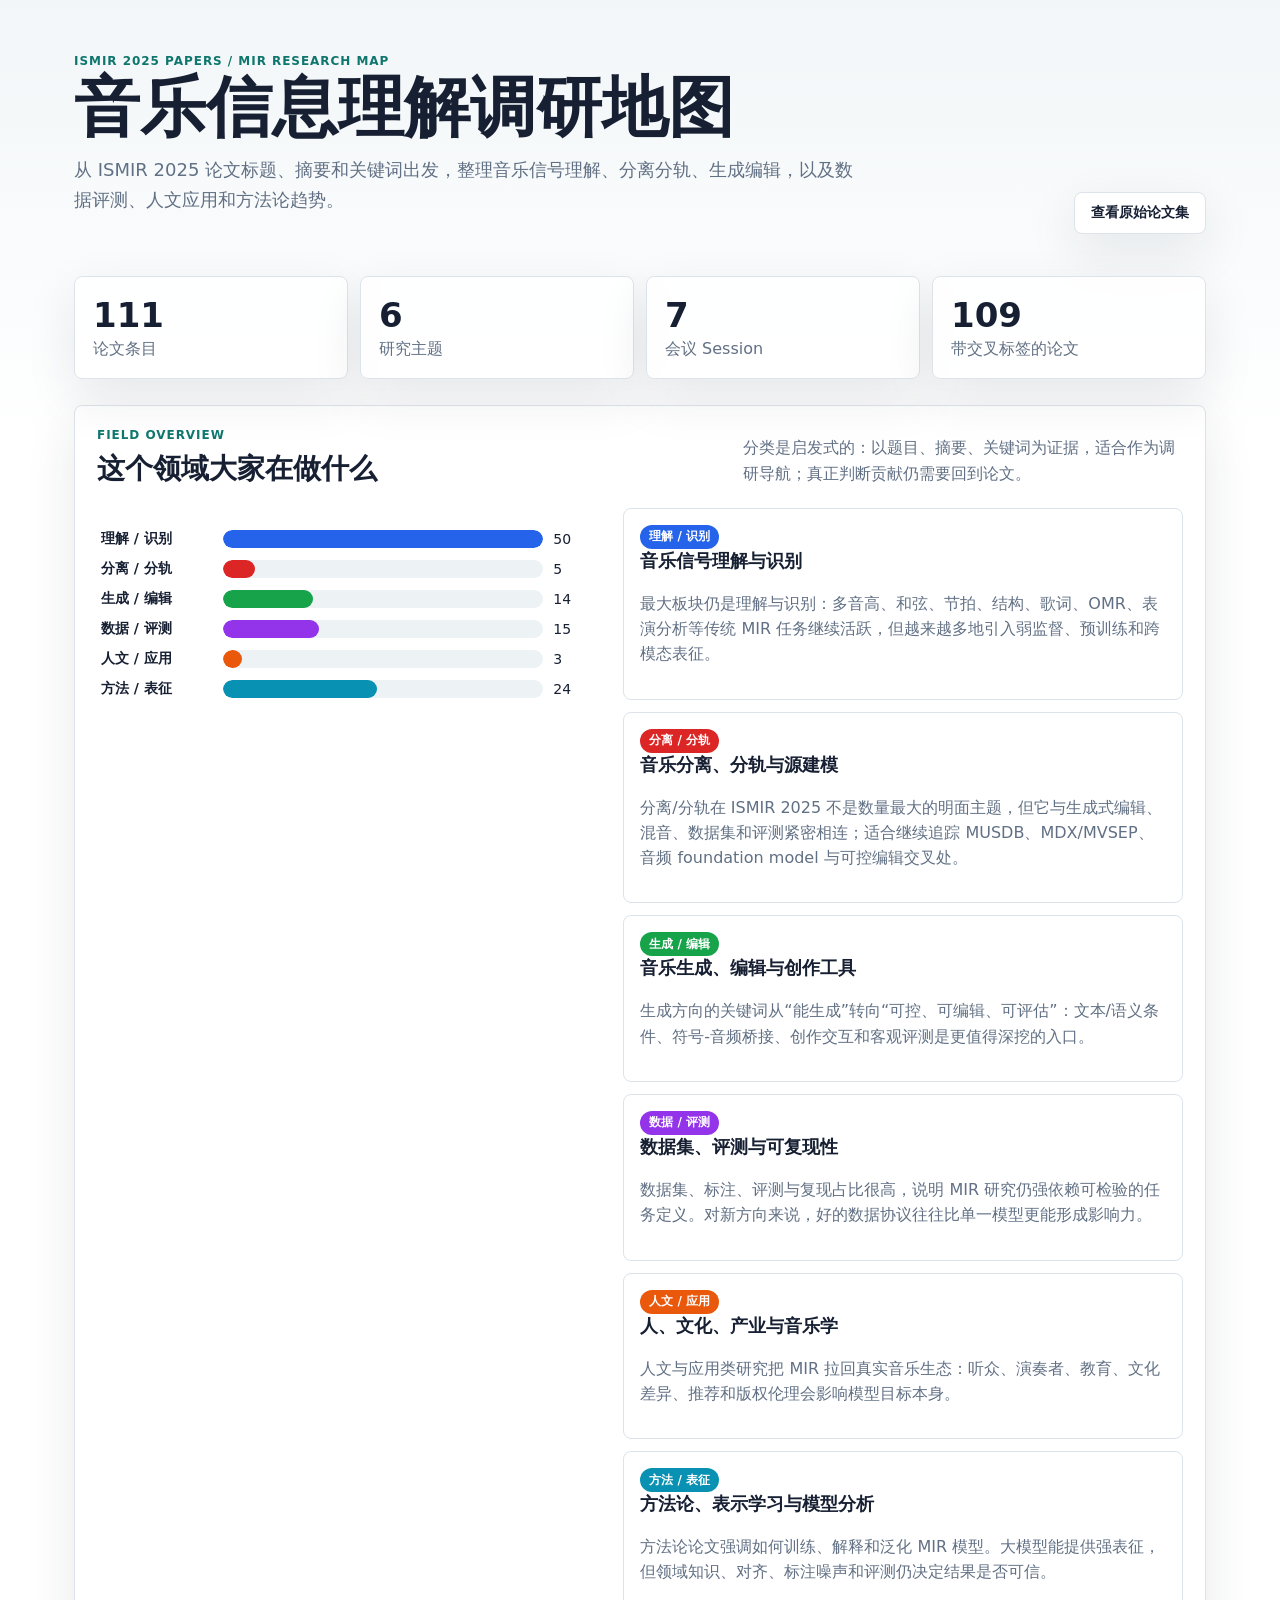
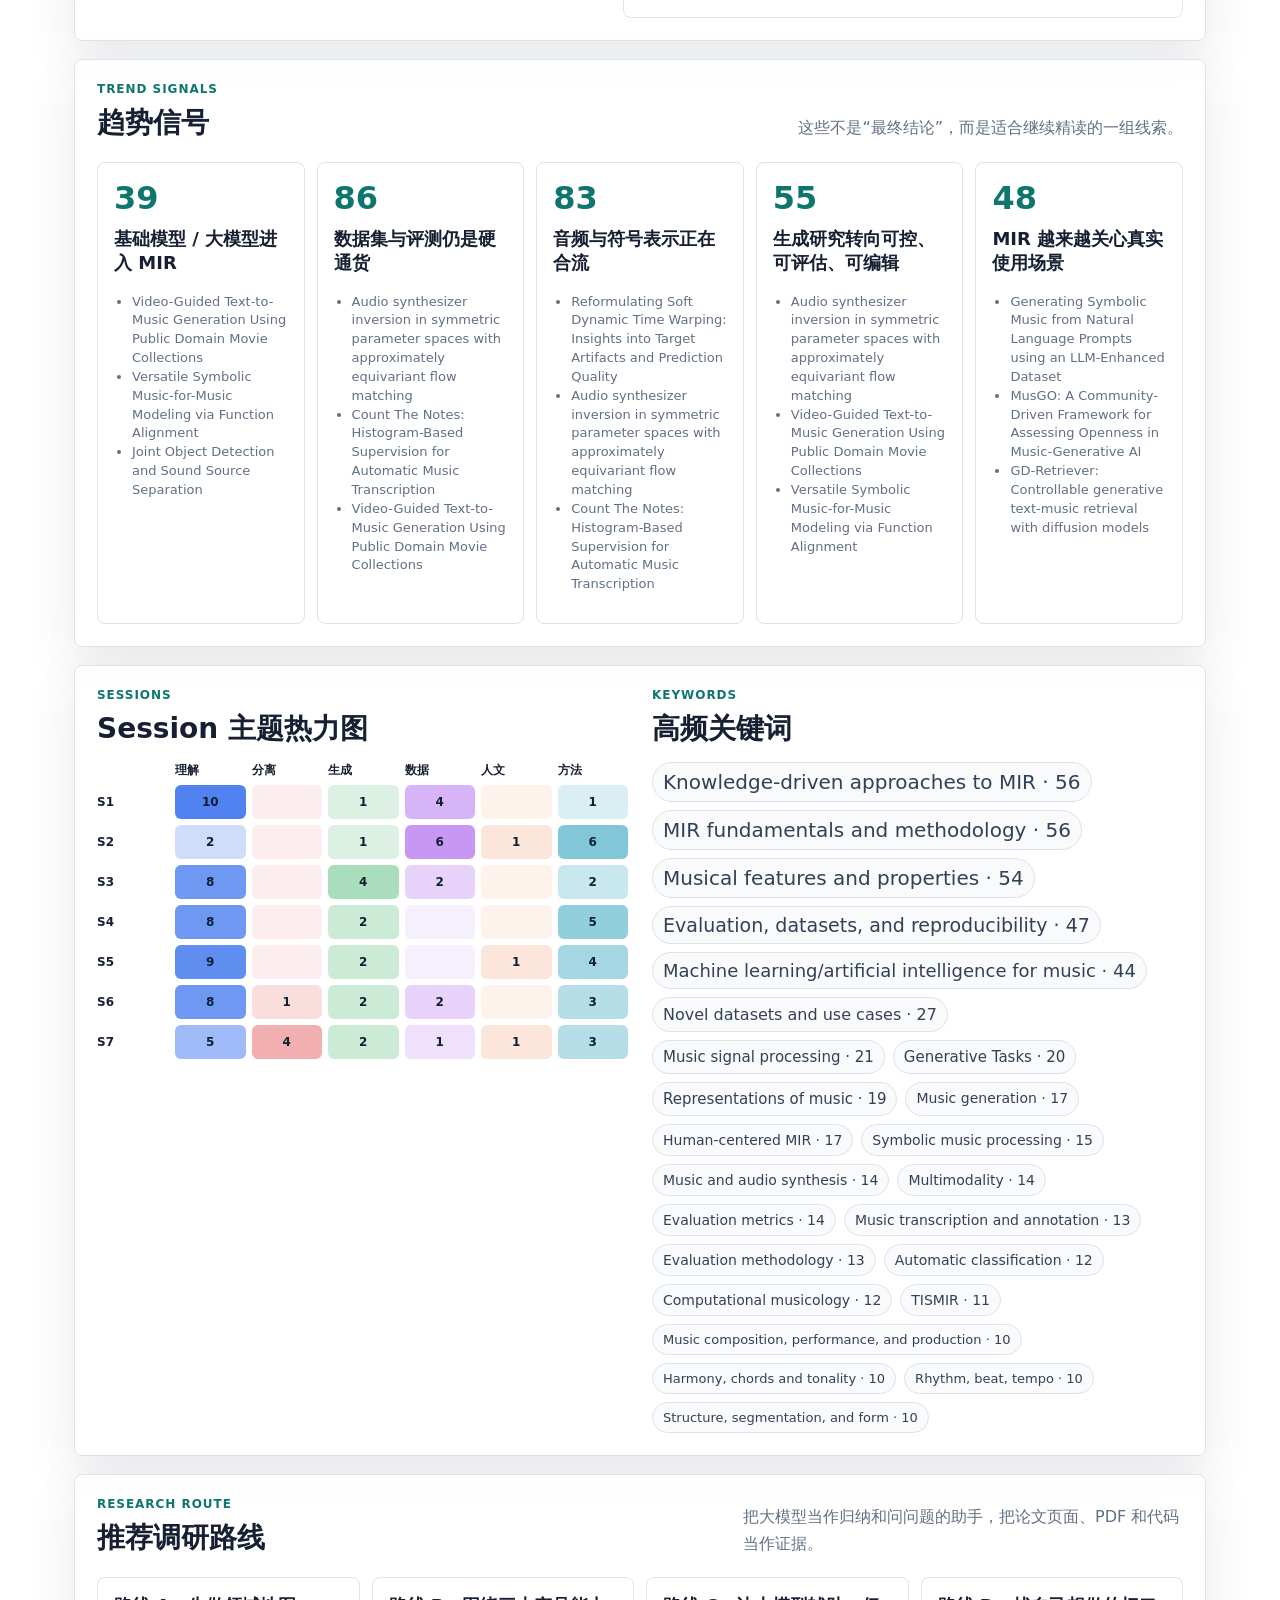
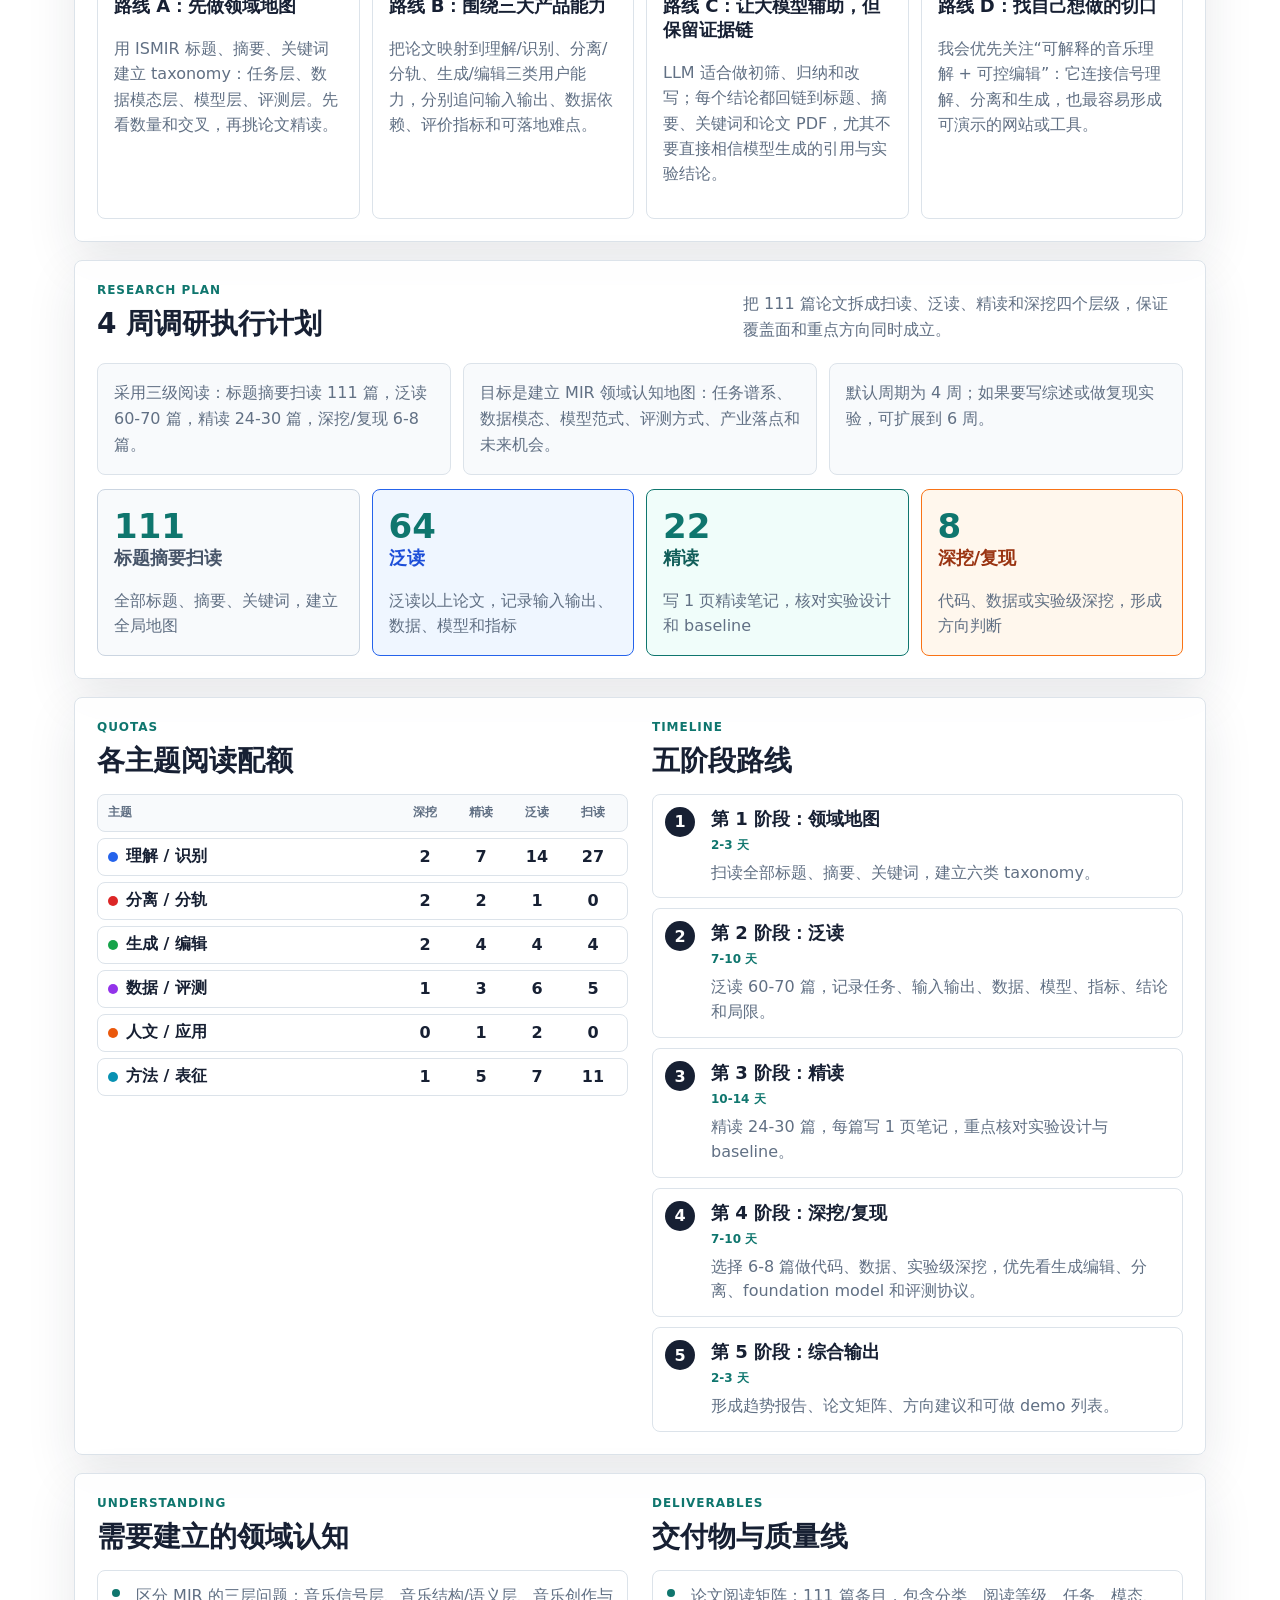
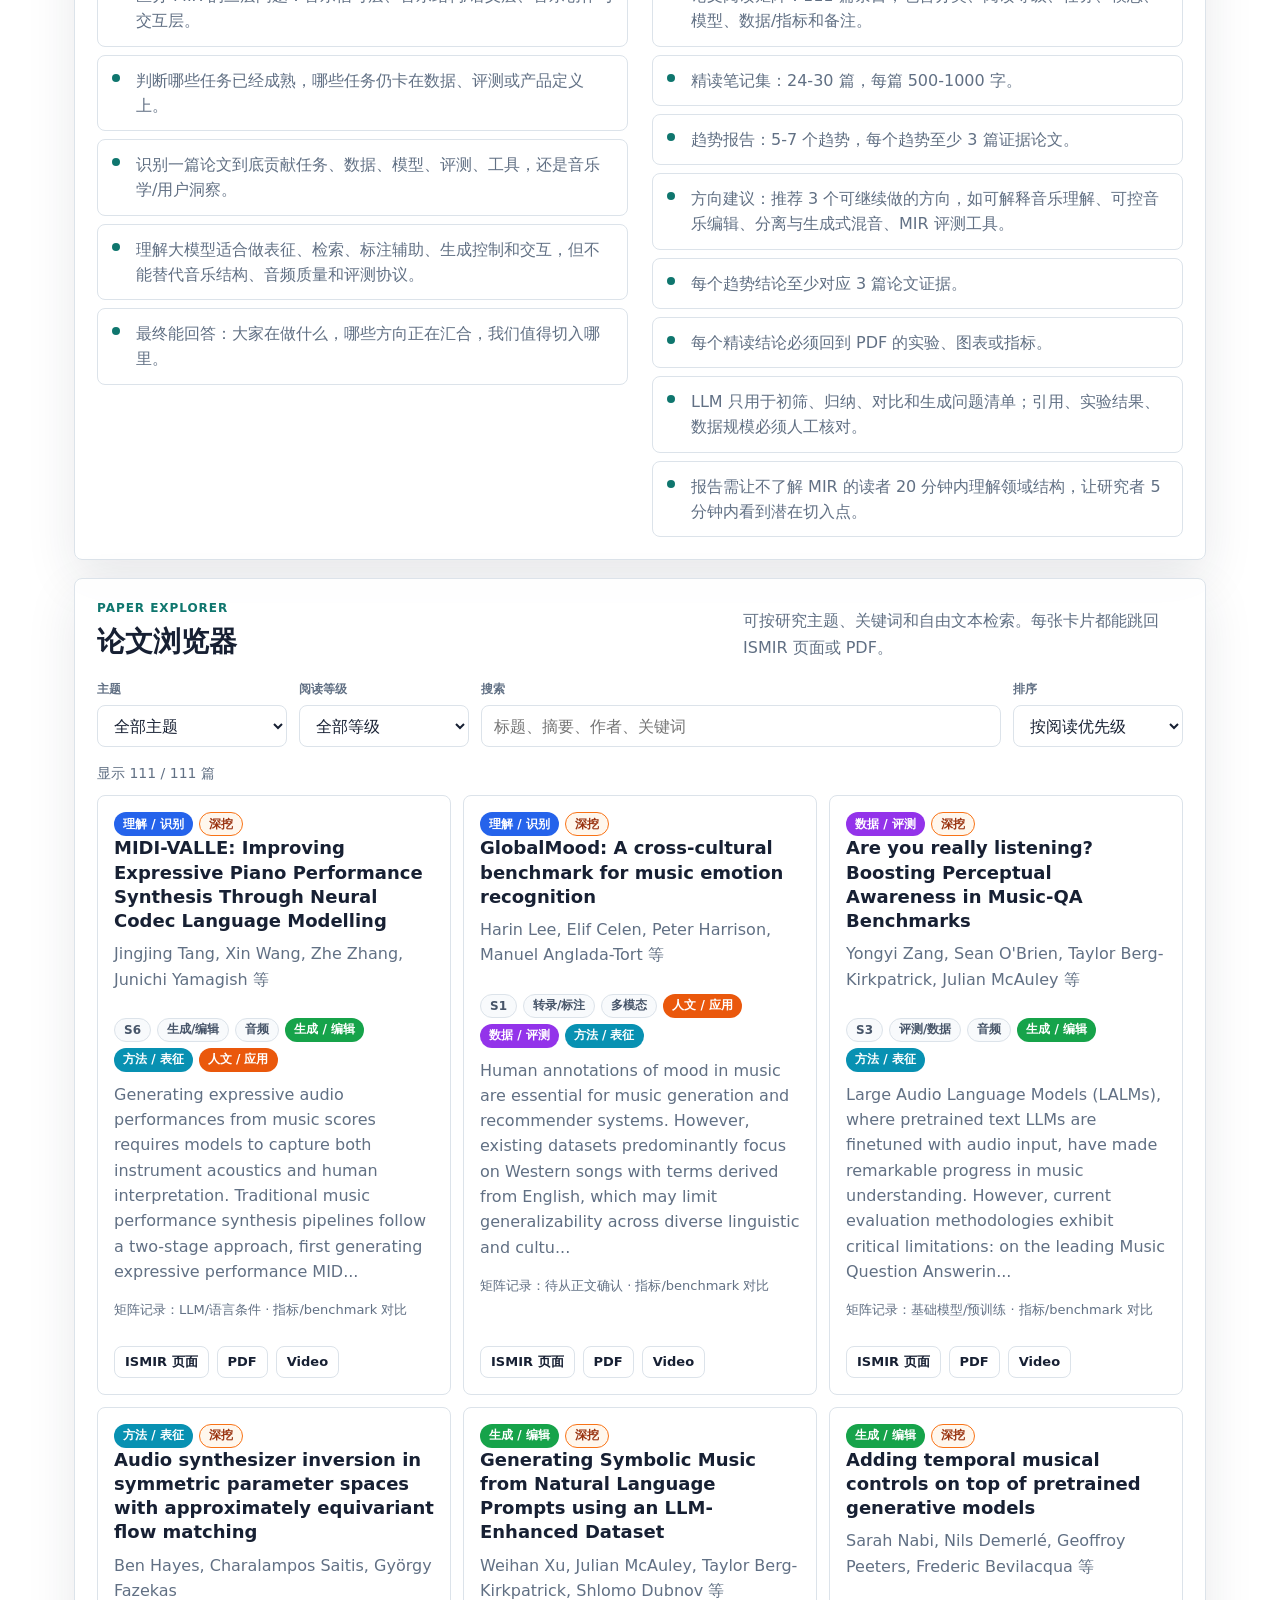
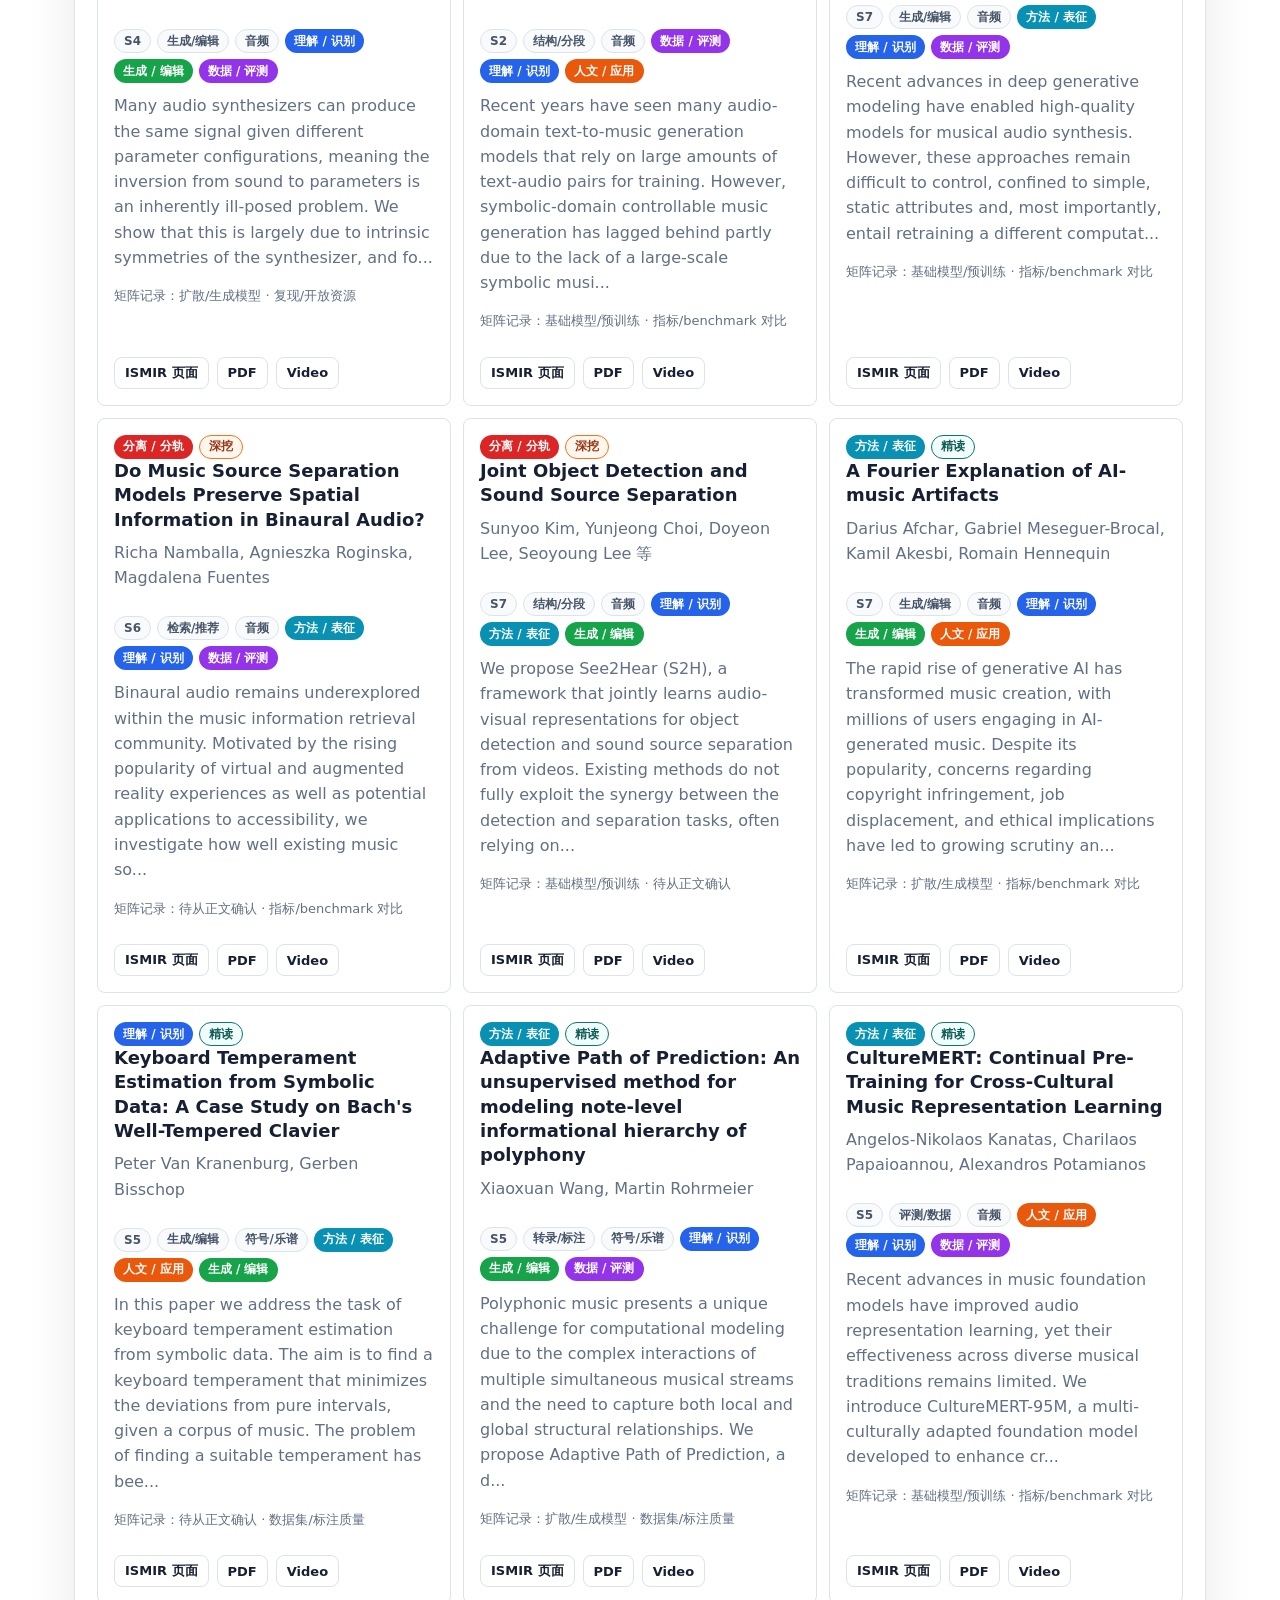
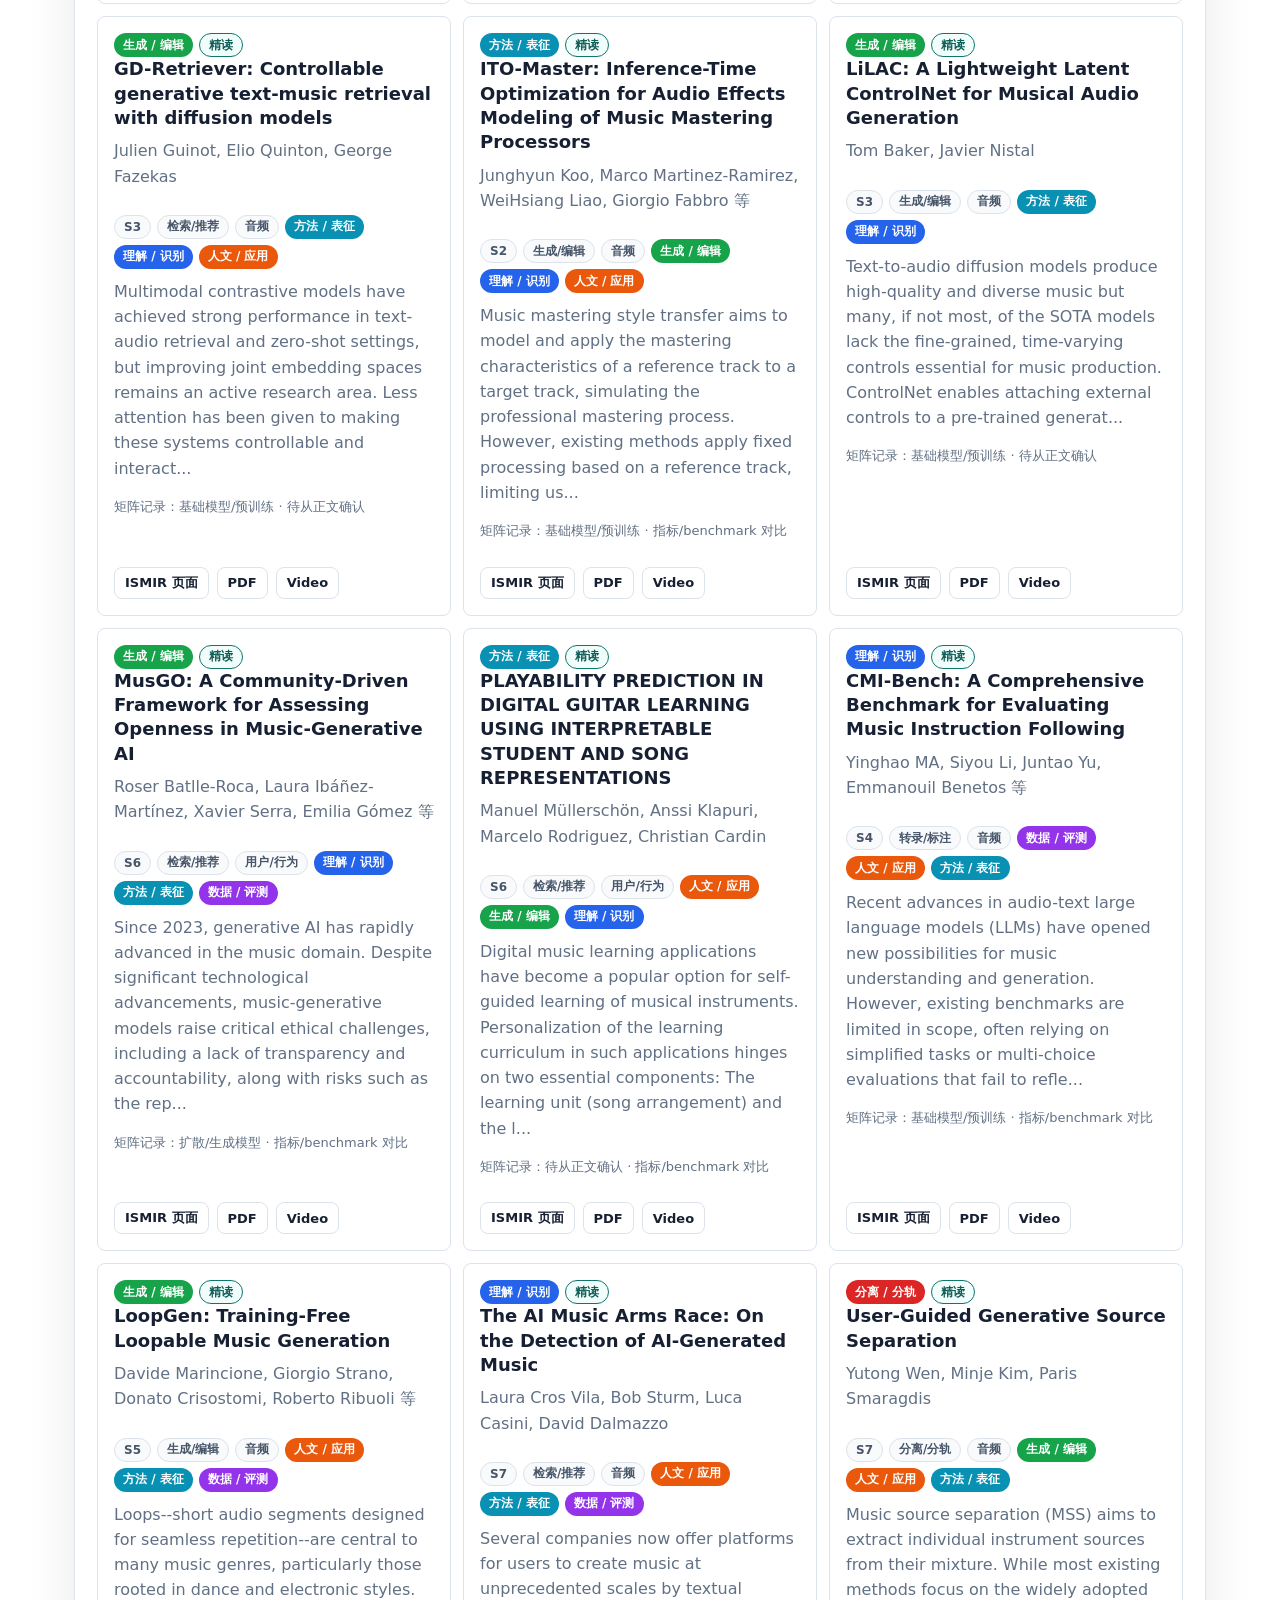
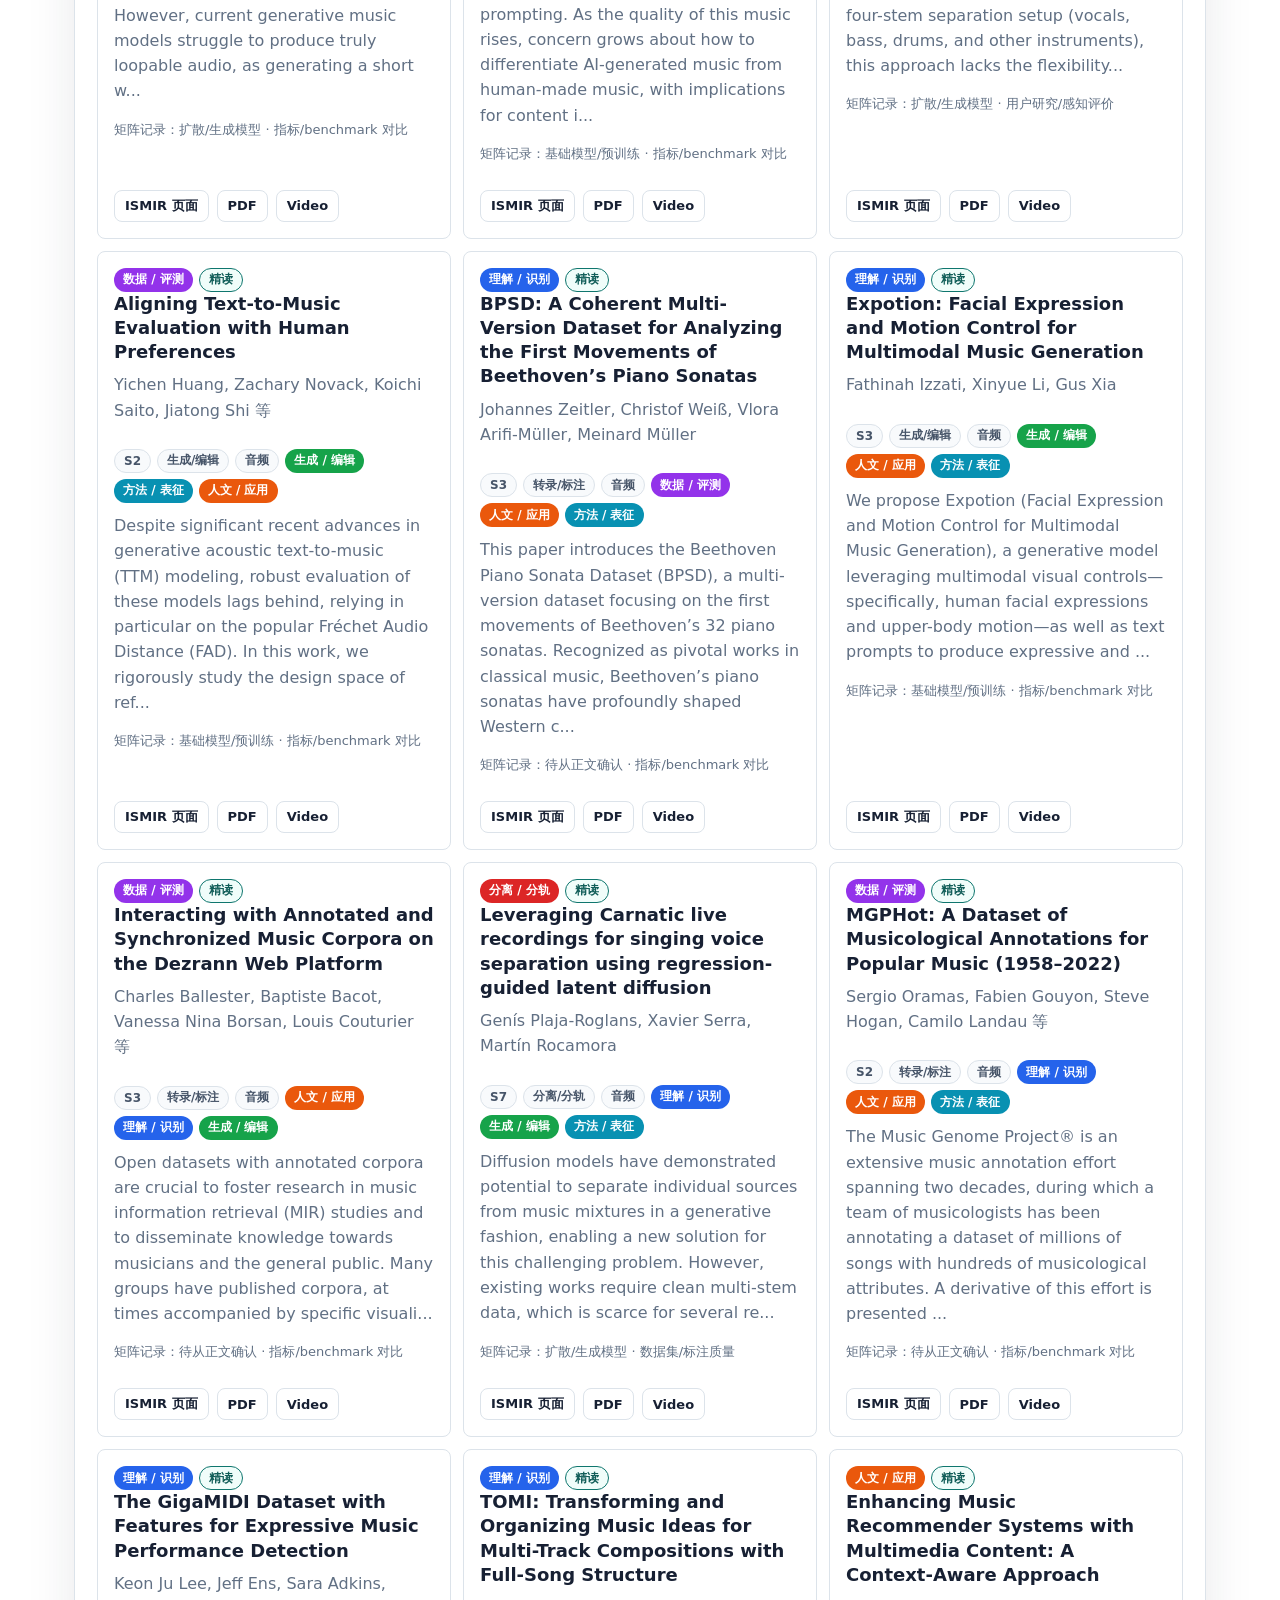
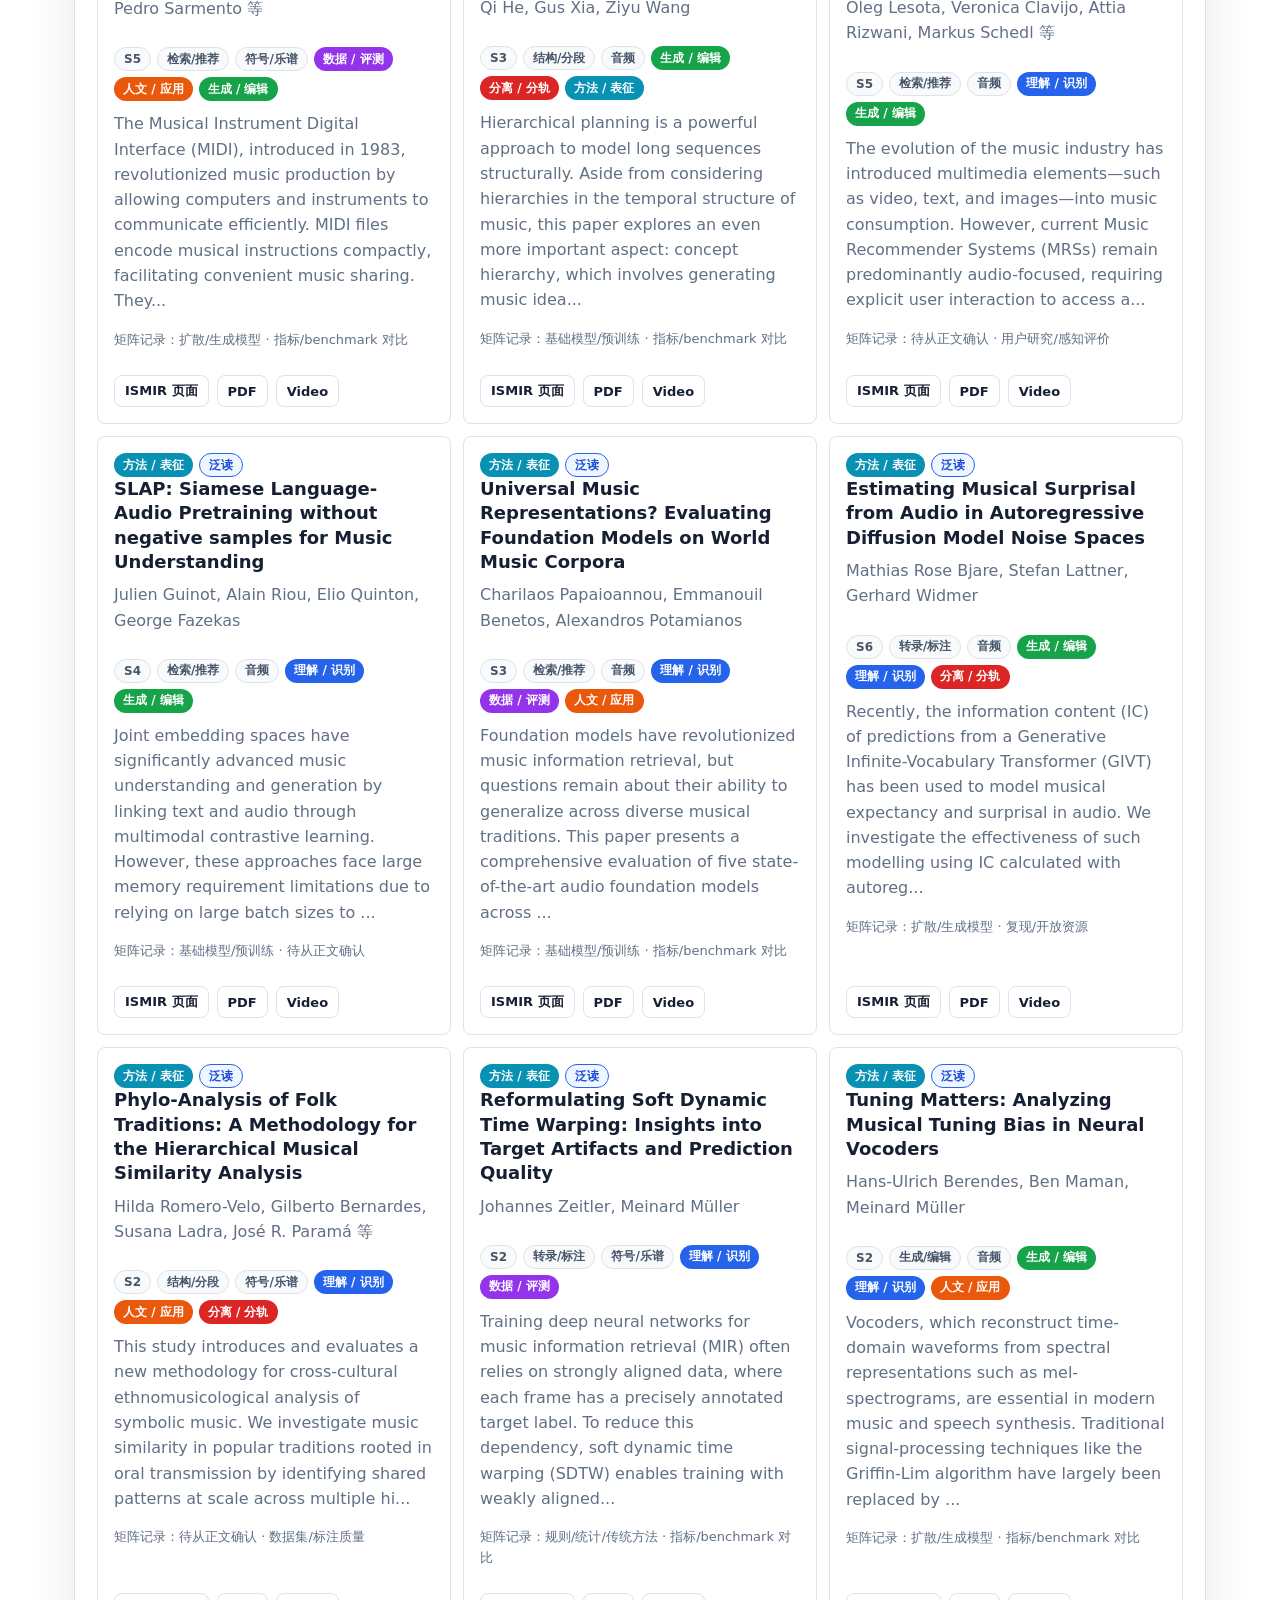
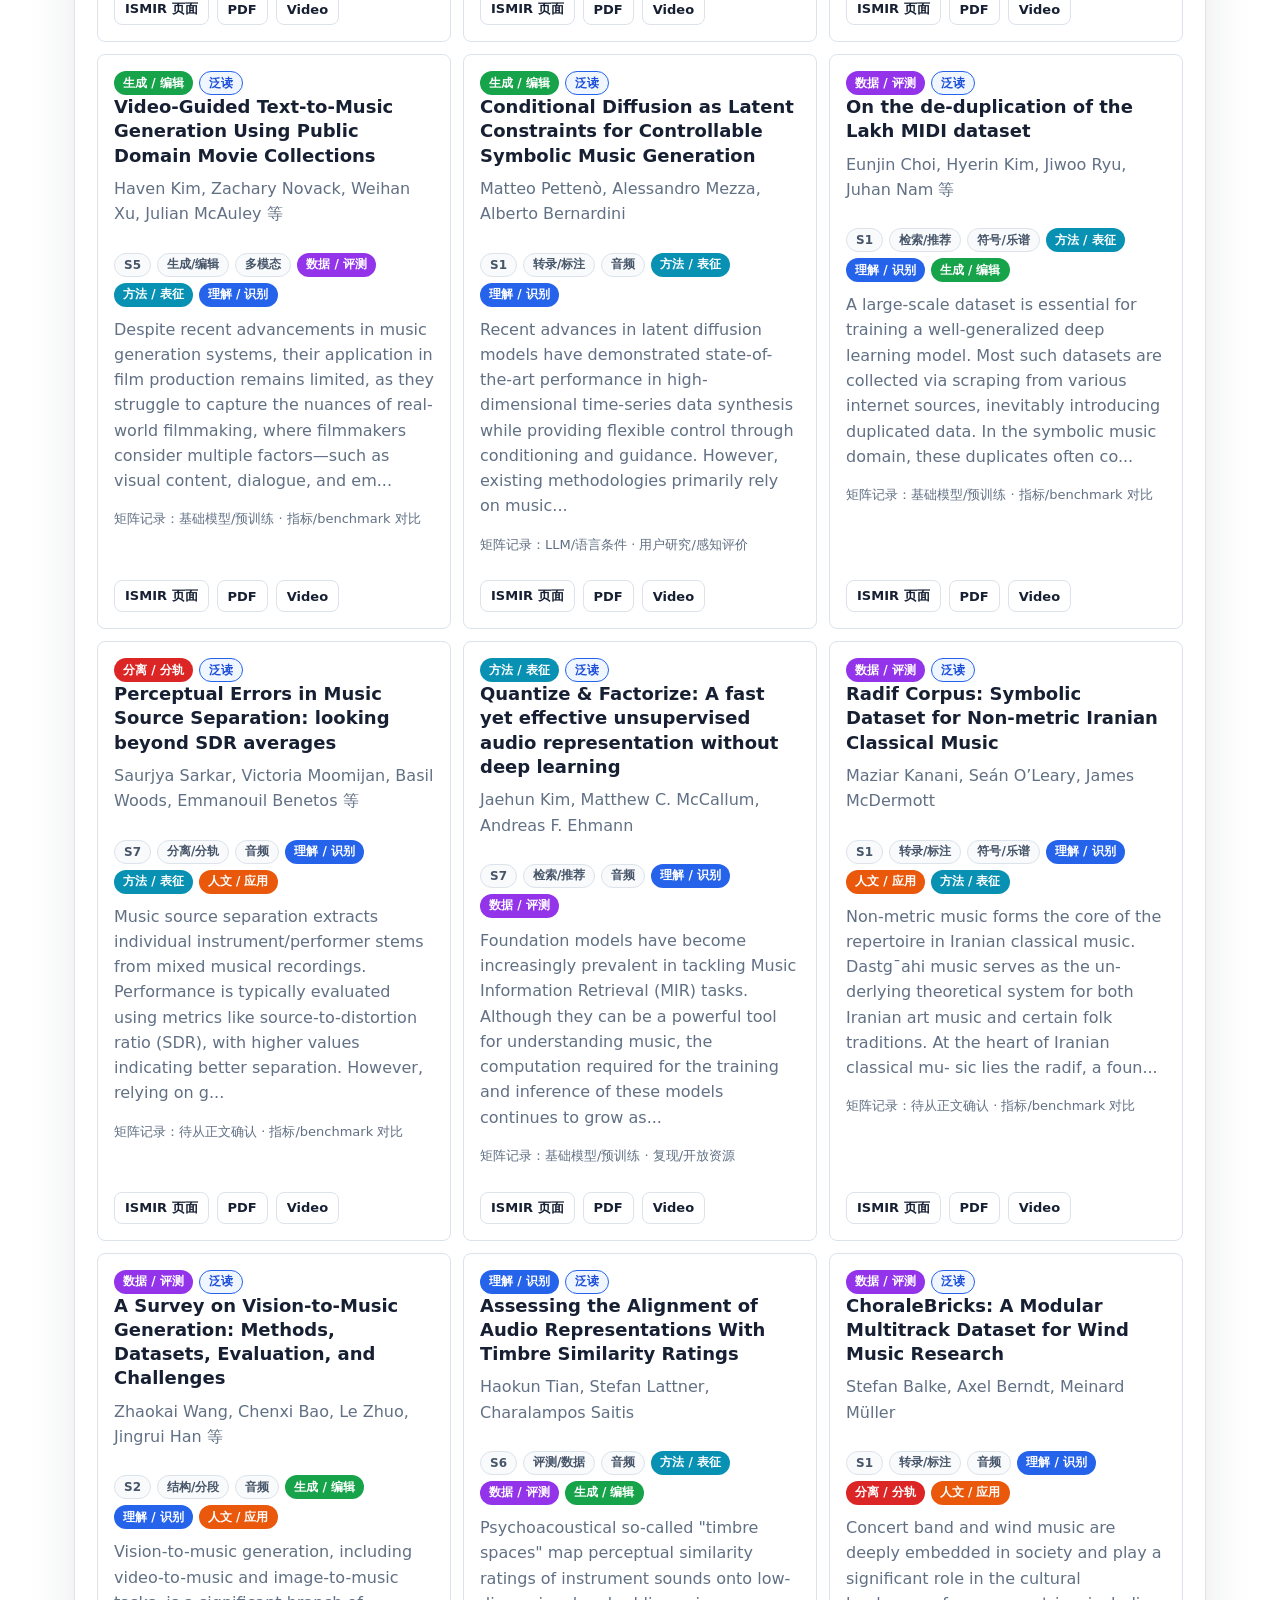
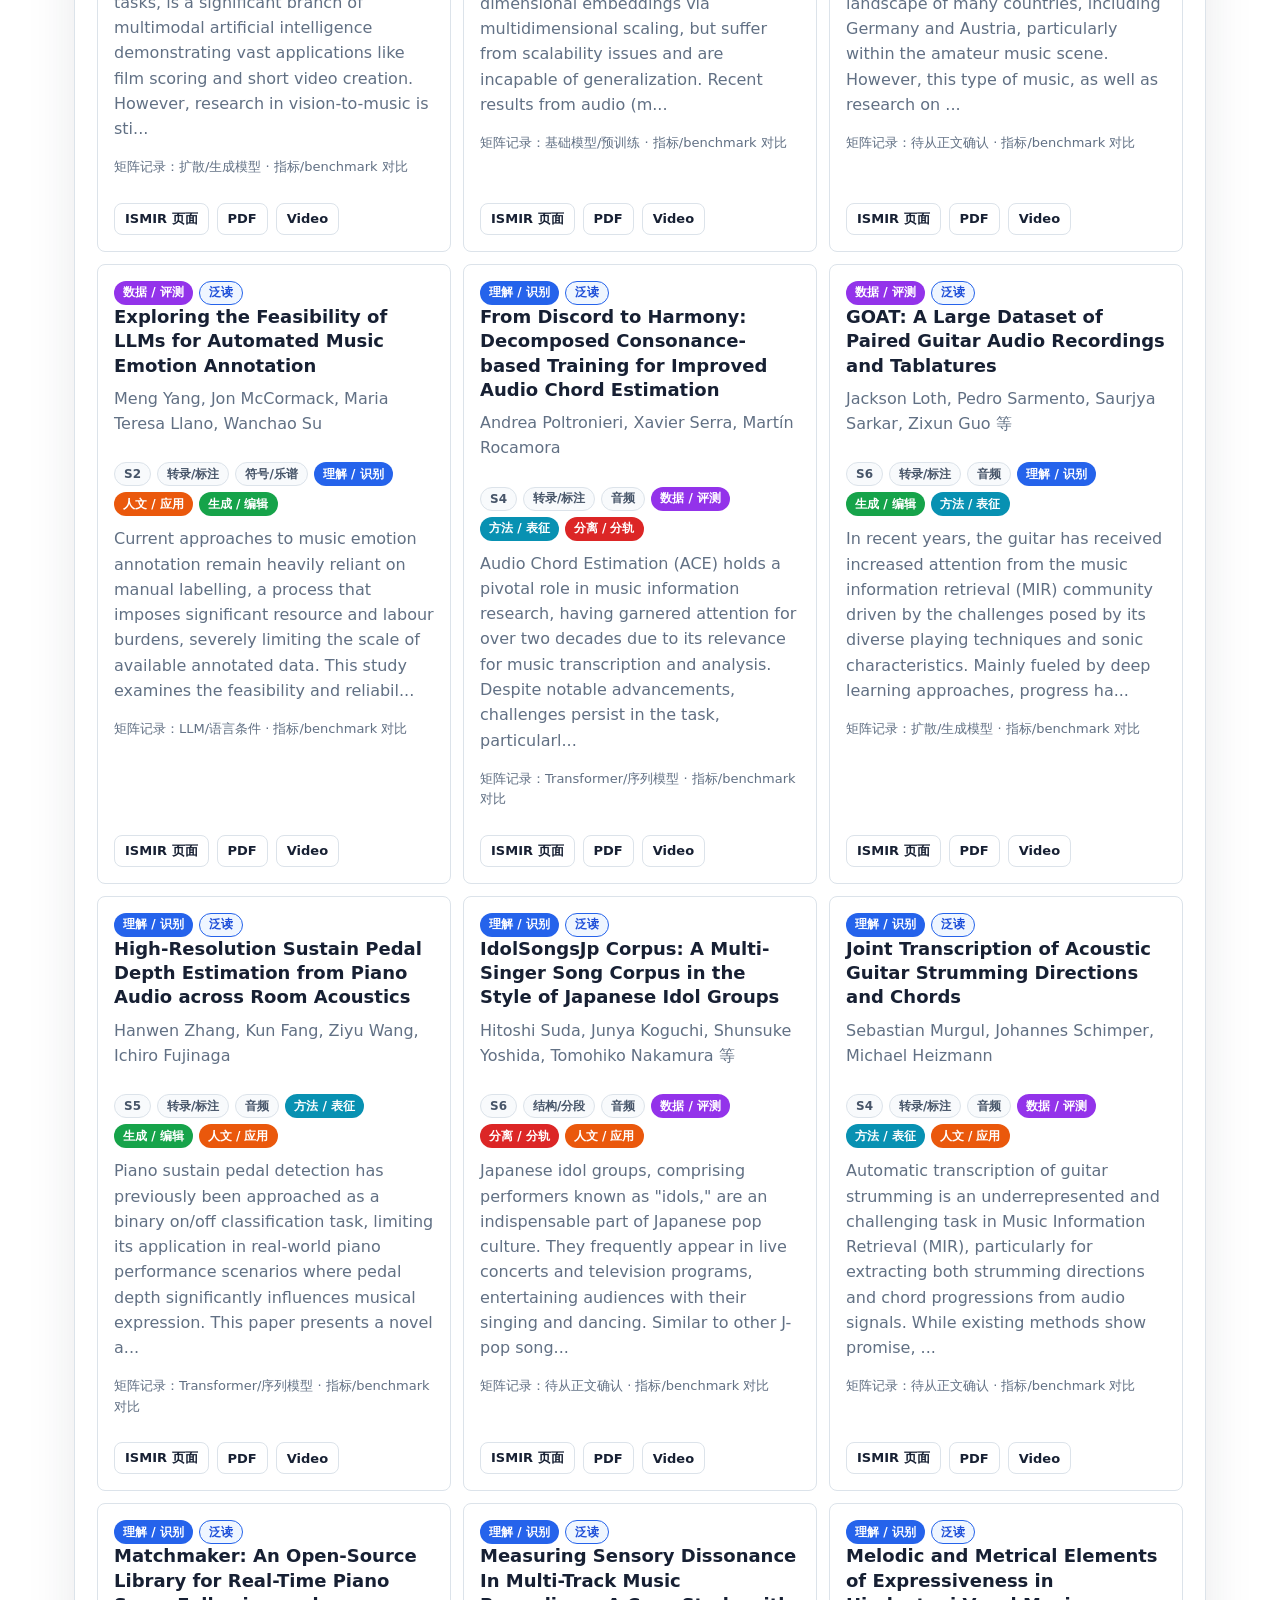
<file: index.html>
<!doctype html>
<html lang="zh-CN">
  <head>
    <meta charset="utf-8">
    <meta name="viewport" content="width=device-width, initial-scale=1">
    <title>ISMIR 2025 音乐信息理解调研地图</title>
    <link rel="stylesheet" href="styles.css">
  </head>
  <body>
    <header class="topbar">
      <div>
        <p class="eyebrow">ISMIR 2025 Papers / MIR Research Map</p>
        <h1>音乐信息理解调研地图</h1>
        <p class="lead">从 ISMIR 2025 论文标题、摘要和关键词出发，整理音乐信号理解、分离分轨、生成编辑，以及数据评测、人文应用和方法论趋势。</p>
      </div>
      <a class="source-link" href="https://ismir2025program.ismir.net/papers.html" target="_blank" rel="noreferrer">查看原始论文集</a>
    </header>

    <main>
      <section class="summary-grid" aria-label="数据概览">
        <div class="metric">
          <span id="paperCount">0</span>
          <p>论文条目</p>
        </div>
        <div class="metric">
          <span id="categoryCount">0</span>
          <p>研究主题</p>
        </div>
        <div class="metric">
          <span id="sessionCount">0</span>
          <p>会议 Session</p>
        </div>
        <div class="metric">
          <span id="crossCount">0</span>
          <p>带交叉标签的论文</p>
        </div>
      </section>

      <section class="section-shell">
        <div class="section-heading">
          <div>
            <p class="eyebrow">Field Overview</p>
            <h2>这个领域大家在做什么</h2>
          </div>
          <p>分类是启发式的：以题目、摘要、关键词为证据，适合作为调研导航；真正判断贡献仍需要回到论文。</p>
        </div>
        <div class="overview-layout">
          <div id="categoryChart" class="chart-panel" aria-label="主题分布图"></div>
          <div id="categoryNarrative" class="narrative-list"></div>
        </div>
      </section>

      <section class="section-shell">
        <div class="section-heading">
          <div>
            <p class="eyebrow">Trend Signals</p>
            <h2>趋势信号</h2>
          </div>
          <p>这些不是“最终结论”，而是适合继续精读的一组线索。</p>
        </div>
        <div id="trendGrid" class="trend-grid"></div>
      </section>

      <section class="section-shell split">
        <div>
          <div class="section-heading compact">
            <div>
              <p class="eyebrow">Sessions</p>
              <h2>Session 主题热力图</h2>
            </div>
          </div>
          <div id="heatmap" class="heatmap"></div>
        </div>
        <div>
          <div class="section-heading compact">
            <div>
              <p class="eyebrow">Keywords</p>
              <h2>高频关键词</h2>
            </div>
          </div>
          <div id="keywordCloud" class="keyword-cloud"></div>
        </div>
      </section>

      <section class="section-shell">
        <div class="section-heading">
          <div>
            <p class="eyebrow">Research Route</p>
            <h2>推荐调研路线</h2>
          </div>
          <p>把大模型当作归纳和问问题的助手，把论文页面、PDF 和代码当作证据。</p>
        </div>
        <div id="routeList" class="route-list"></div>
      </section>

      <section class="section-shell">
        <div class="section-heading">
          <div>
            <p class="eyebrow">Research Plan</p>
            <h2>4 周调研执行计划</h2>
          </div>
          <p>把 111 篇论文拆成扫读、泛读、精读和深挖四个层级，保证覆盖面和重点方向同时成立。</p>
        </div>
        <div id="planSummary" class="plan-summary"></div>
        <div id="readingLadder" class="ladder-grid"></div>
      </section>

      <section class="section-shell split plan-split">
        <div>
          <div class="section-heading compact">
            <div>
              <p class="eyebrow">Quotas</p>
              <h2>各主题阅读配额</h2>
            </div>
          </div>
          <div id="quotaTable" class="quota-table"></div>
        </div>
        <div>
          <div class="section-heading compact">
            <div>
              <p class="eyebrow">Timeline</p>
              <h2>五阶段路线</h2>
            </div>
          </div>
          <div id="phaseTimeline" class="phase-timeline"></div>
        </div>
      </section>

      <section class="section-shell split plan-split">
        <div>
          <div class="section-heading compact">
            <div>
              <p class="eyebrow">Understanding</p>
              <h2>需要建立的领域认知</h2>
            </div>
          </div>
          <div id="understandingGoals" class="check-list"></div>
        </div>
        <div>
          <div class="section-heading compact">
            <div>
              <p class="eyebrow">Deliverables</p>
              <h2>交付物与质量线</h2>
            </div>
          </div>
          <div id="deliverableList" class="check-list"></div>
        </div>
      </section>

      <section class="section-shell explorer">
        <div class="section-heading">
          <div>
            <p class="eyebrow">Paper Explorer</p>
            <h2>论文浏览器</h2>
          </div>
          <p>可按研究主题、关键词和自由文本检索。每张卡片都能跳回 ISMIR 页面或 PDF。</p>
        </div>
        <div class="controls">
          <label>
            <span>主题</span>
            <select id="categoryFilter"></select>
          </label>
          <label>
            <span>阅读等级</span>
            <select id="levelFilter"></select>
          </label>
          <label>
            <span>搜索</span>
            <input id="searchInput" type="search" placeholder="标题、摘要、作者、关键词">
          </label>
          <label>
            <span>排序</span>
            <select id="sortMode">
              <option value="priority">按阅读优先级</option>
              <option value="category">按主题</option>
              <option value="session">按 Session</option>
              <option value="confidence">按分类置信度</option>
              <option value="title">按标题</option>
            </select>
          </label>
        </div>
        <div id="resultMeta" class="result-meta"></div>
        <div id="paperGrid" class="paper-grid"></div>
      </section>
    </main>

    <footer>
      <p>数据来源：ISMIR 2025 Papers。分类由本地规则脚本生成，建议作为阅读地图而不是权威标注。</p>
    </footer>

    <script src="report_data.js"></script>
    <script src="app.js"></script>
  </body>
</html>
</file>
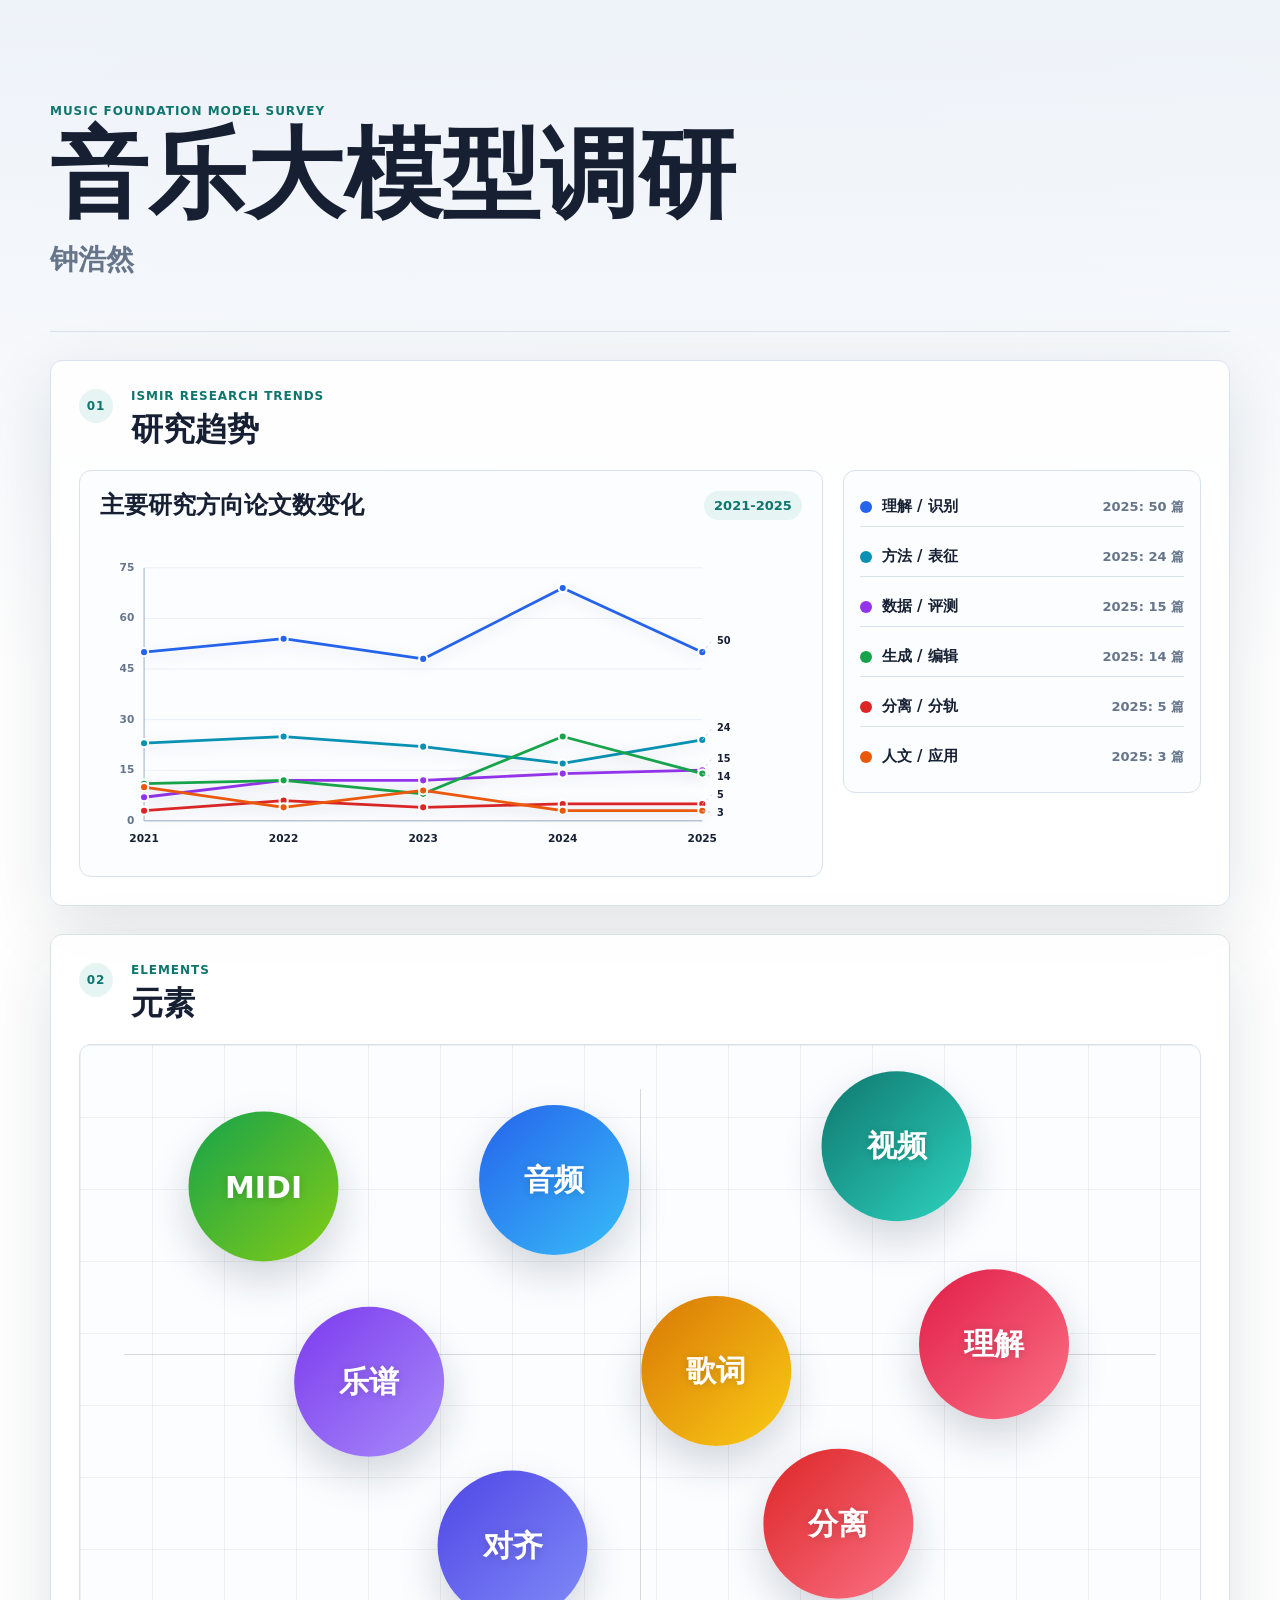
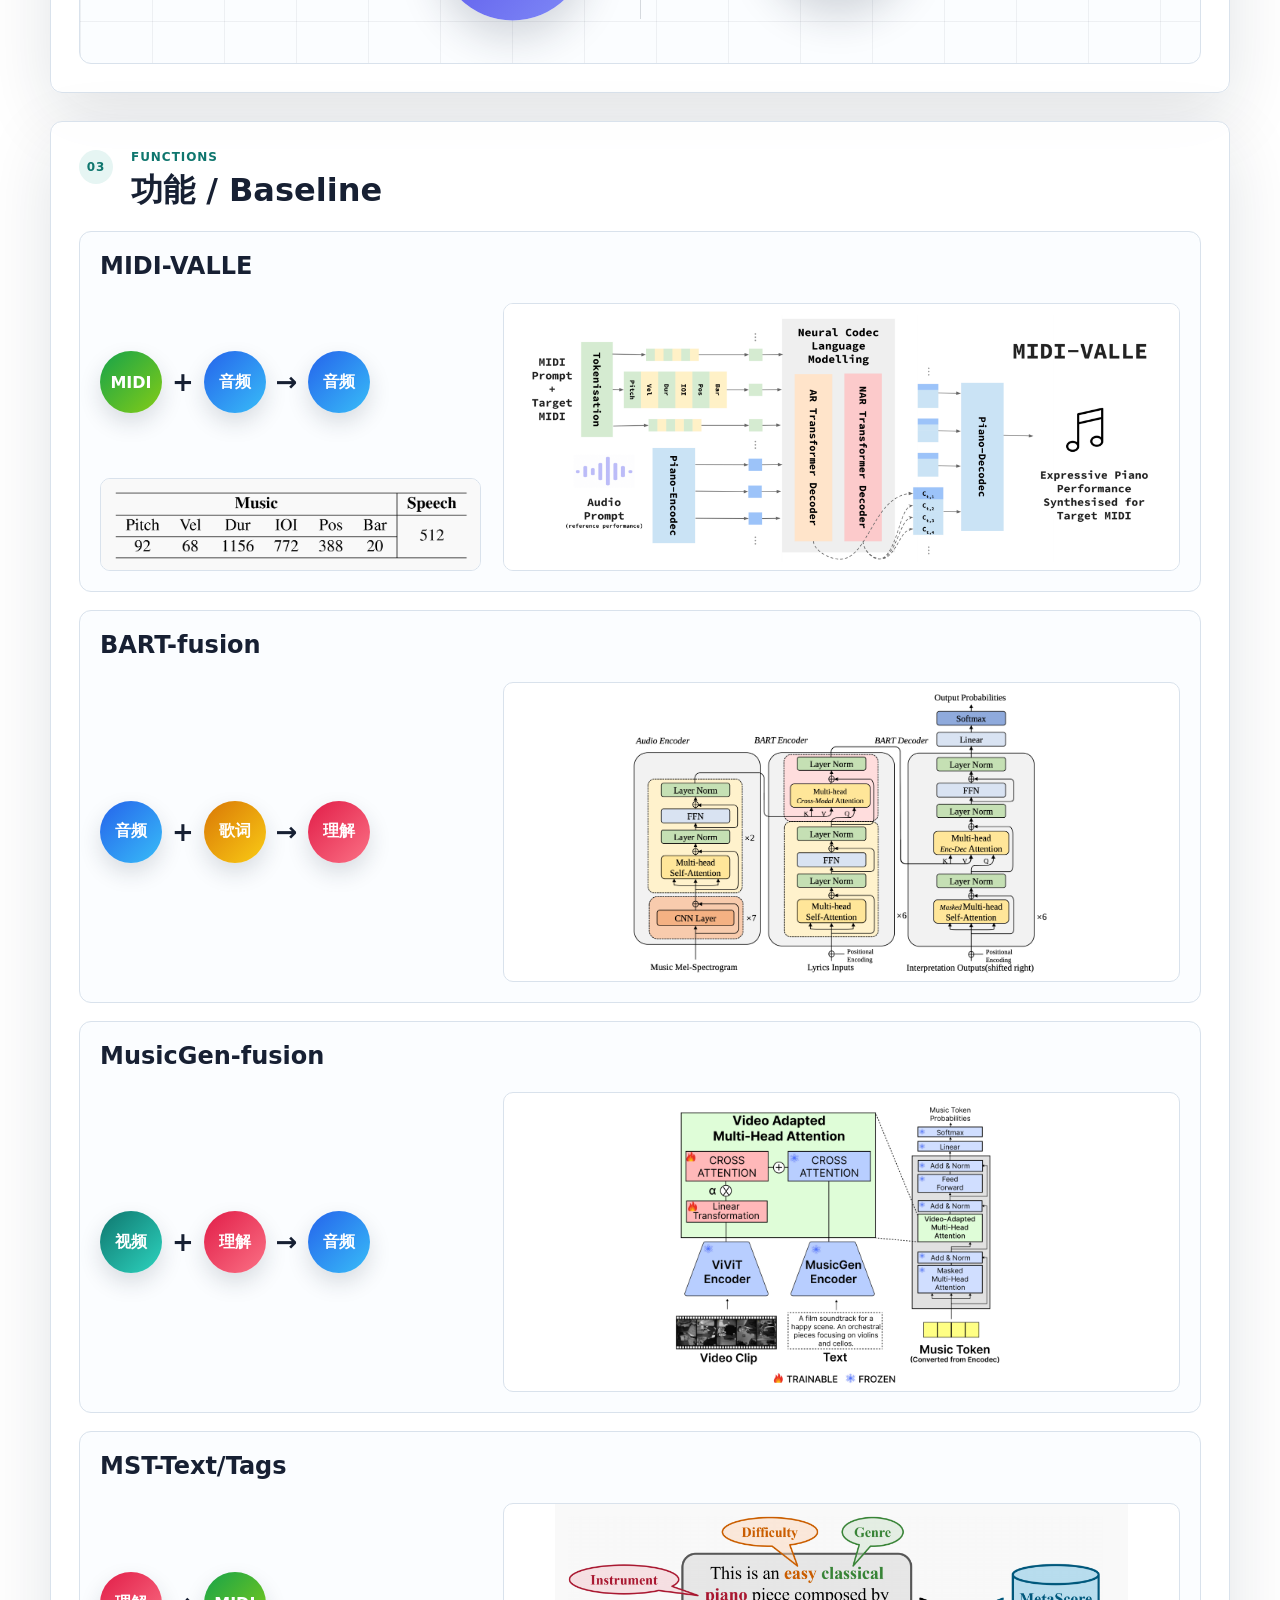
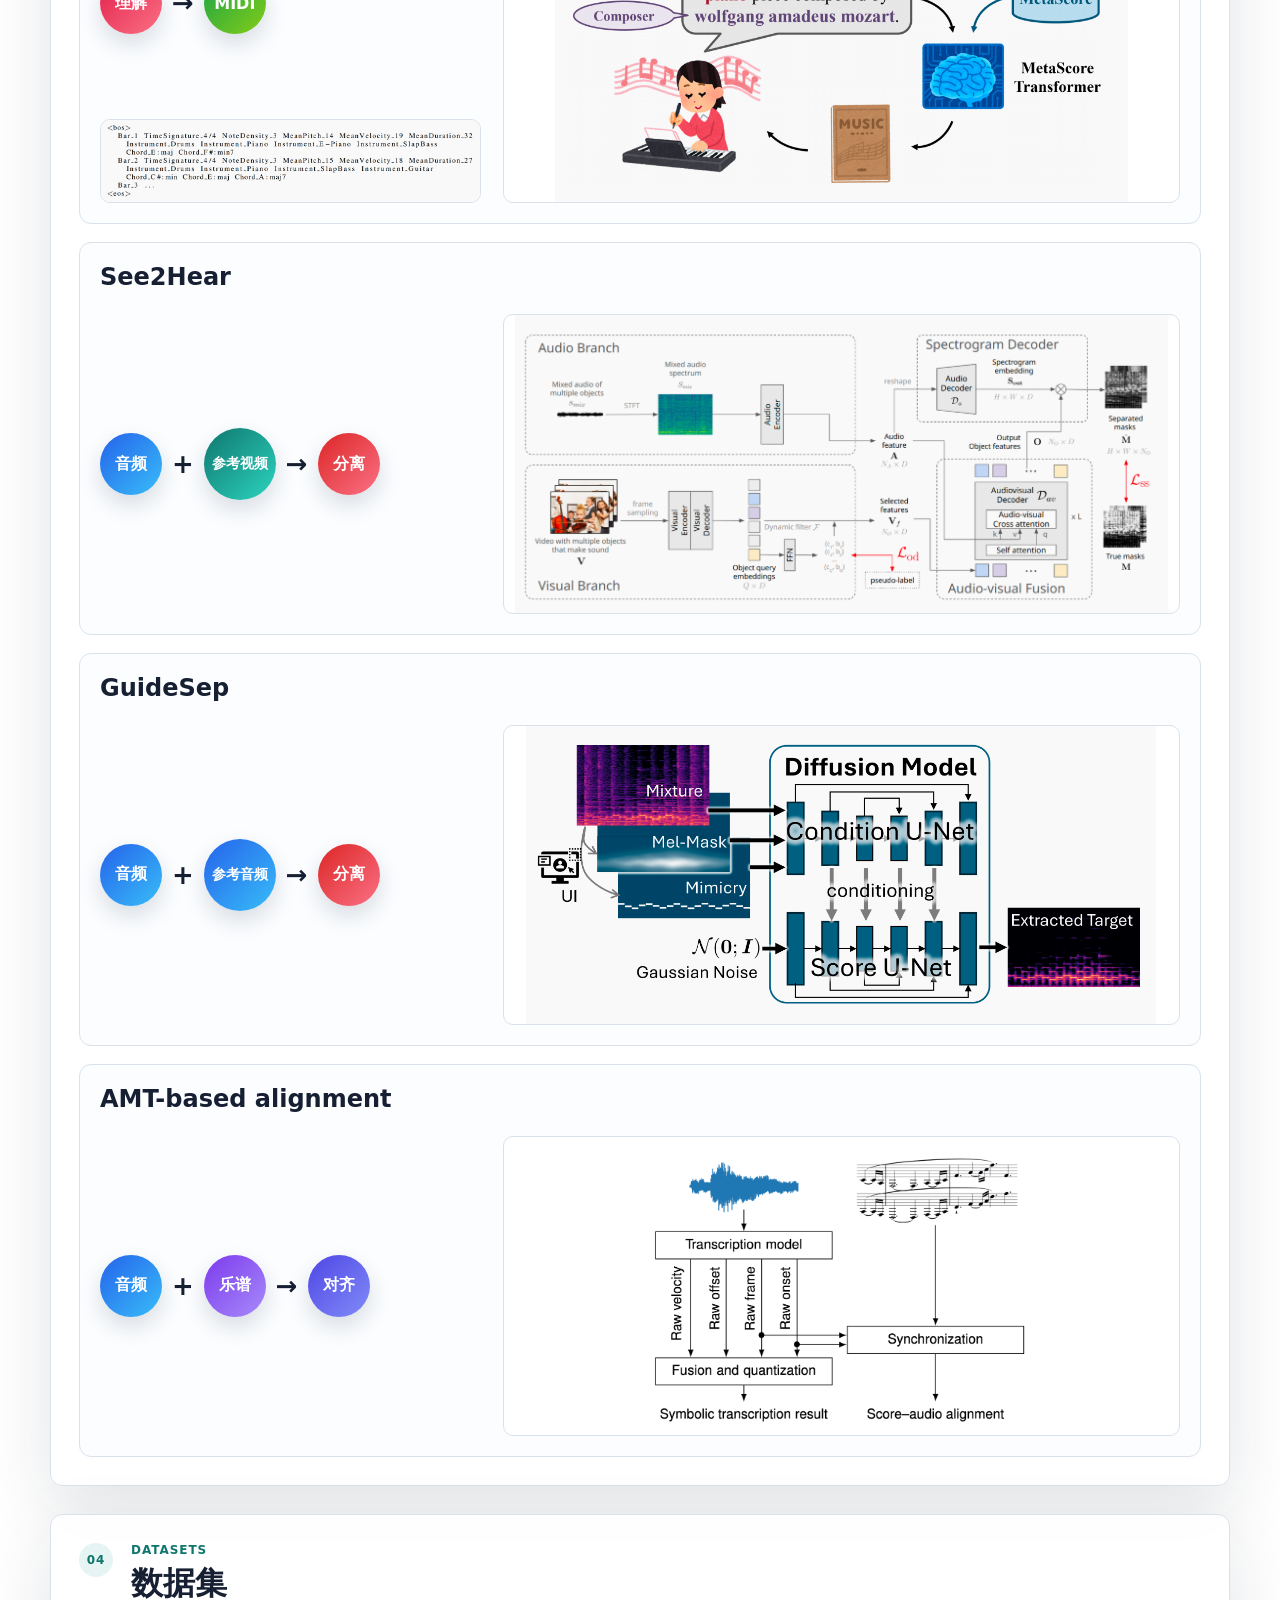
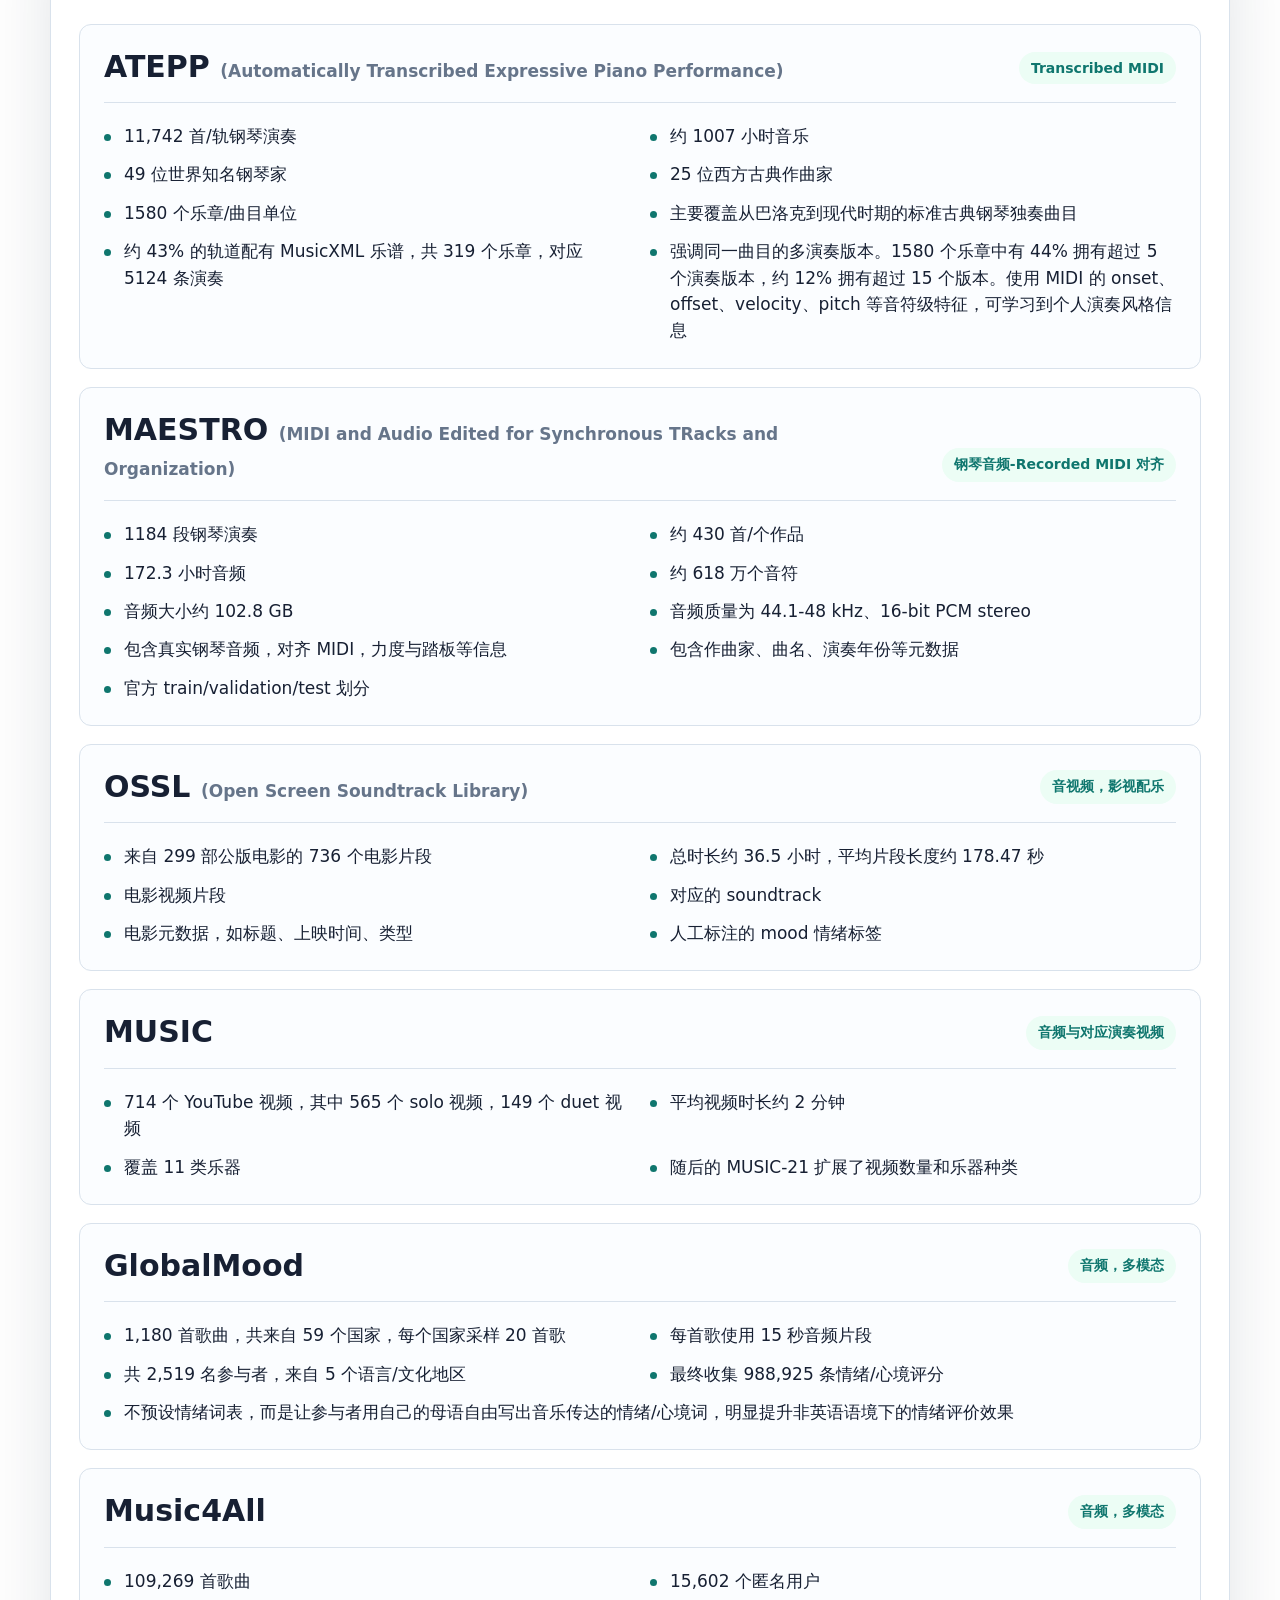
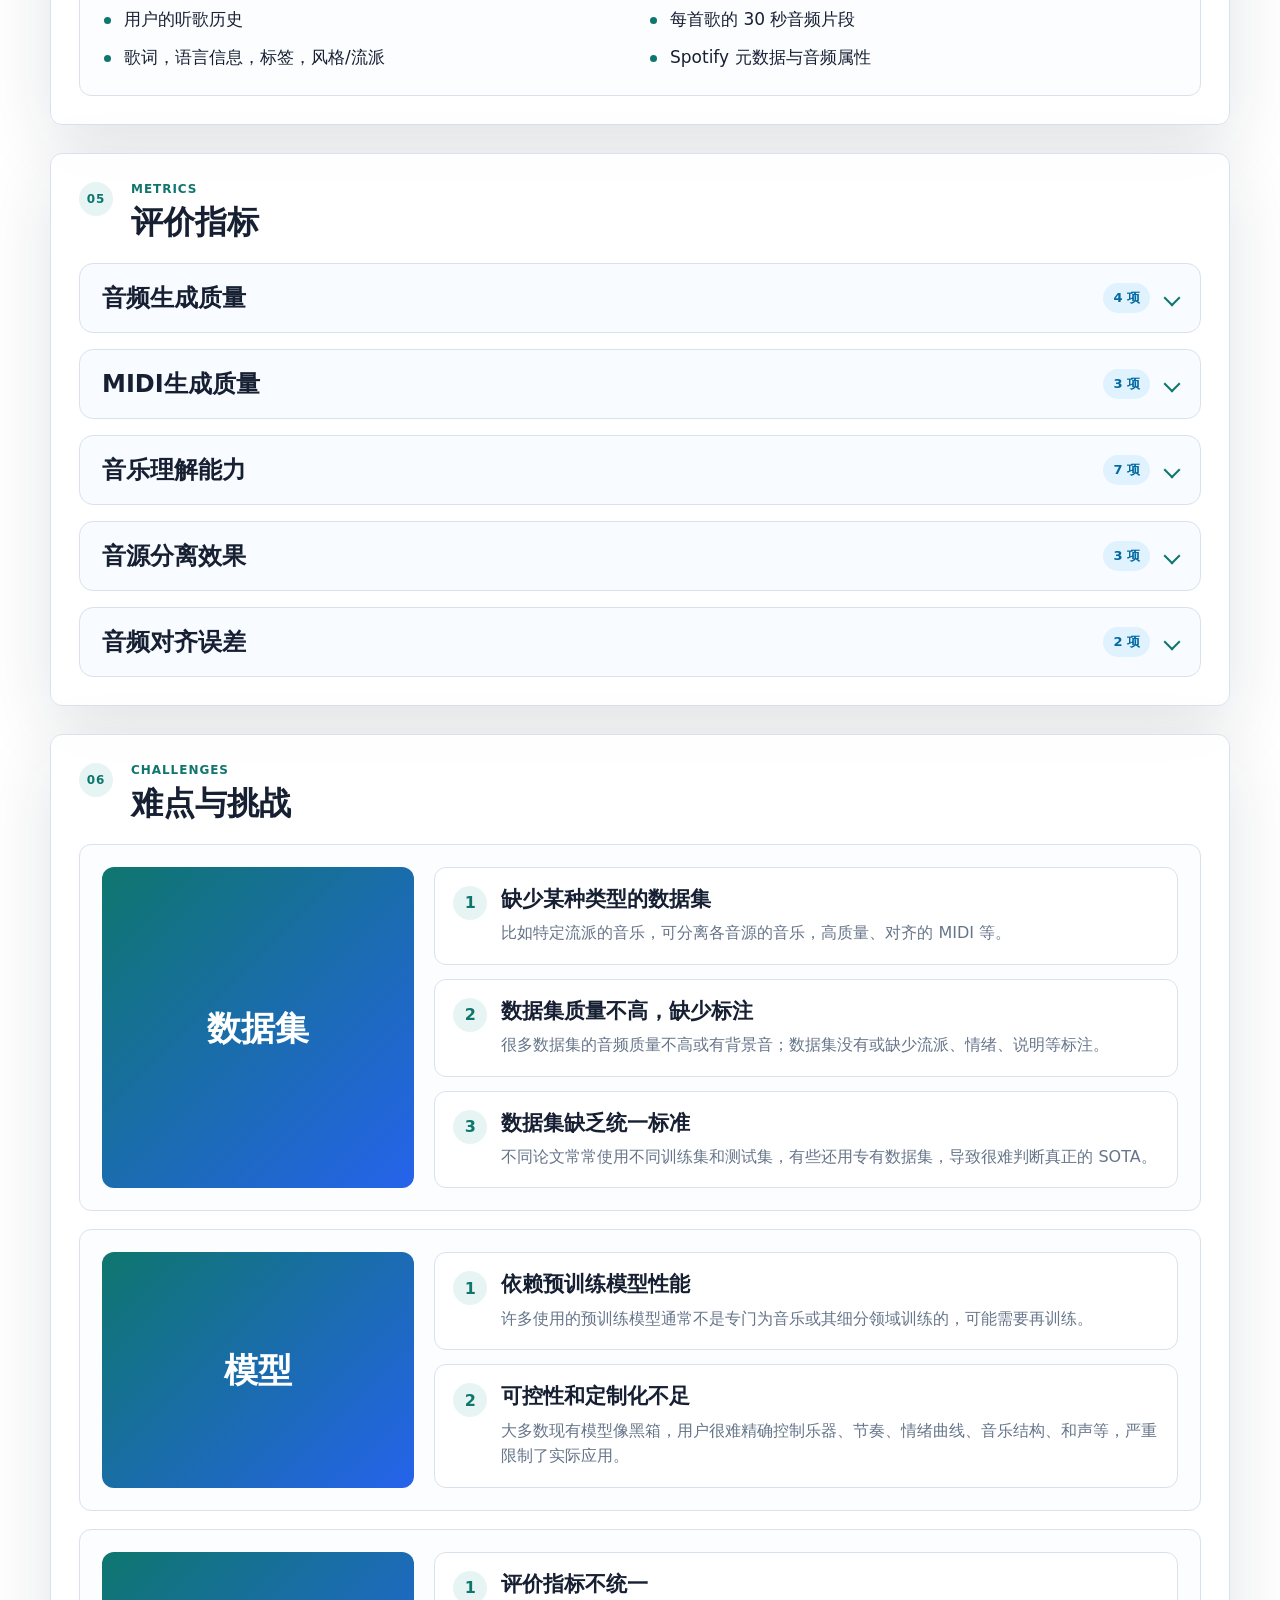
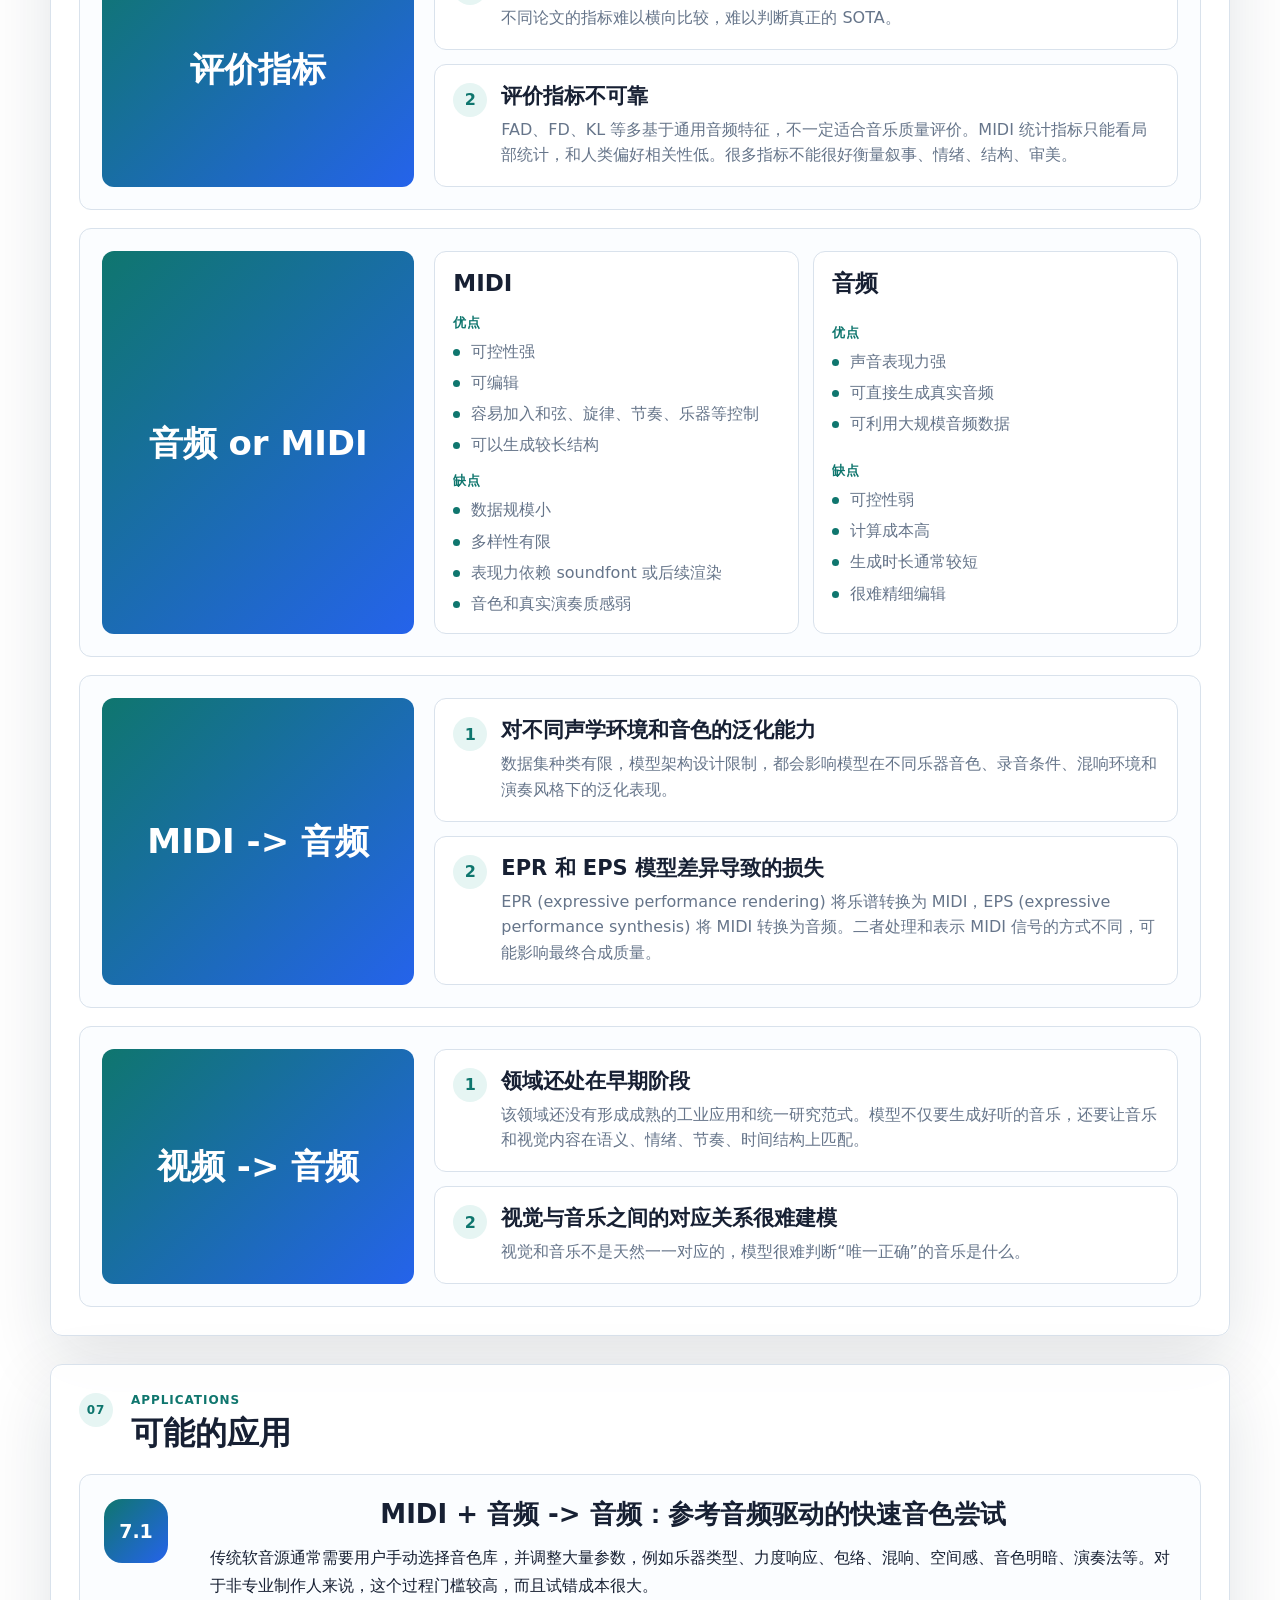
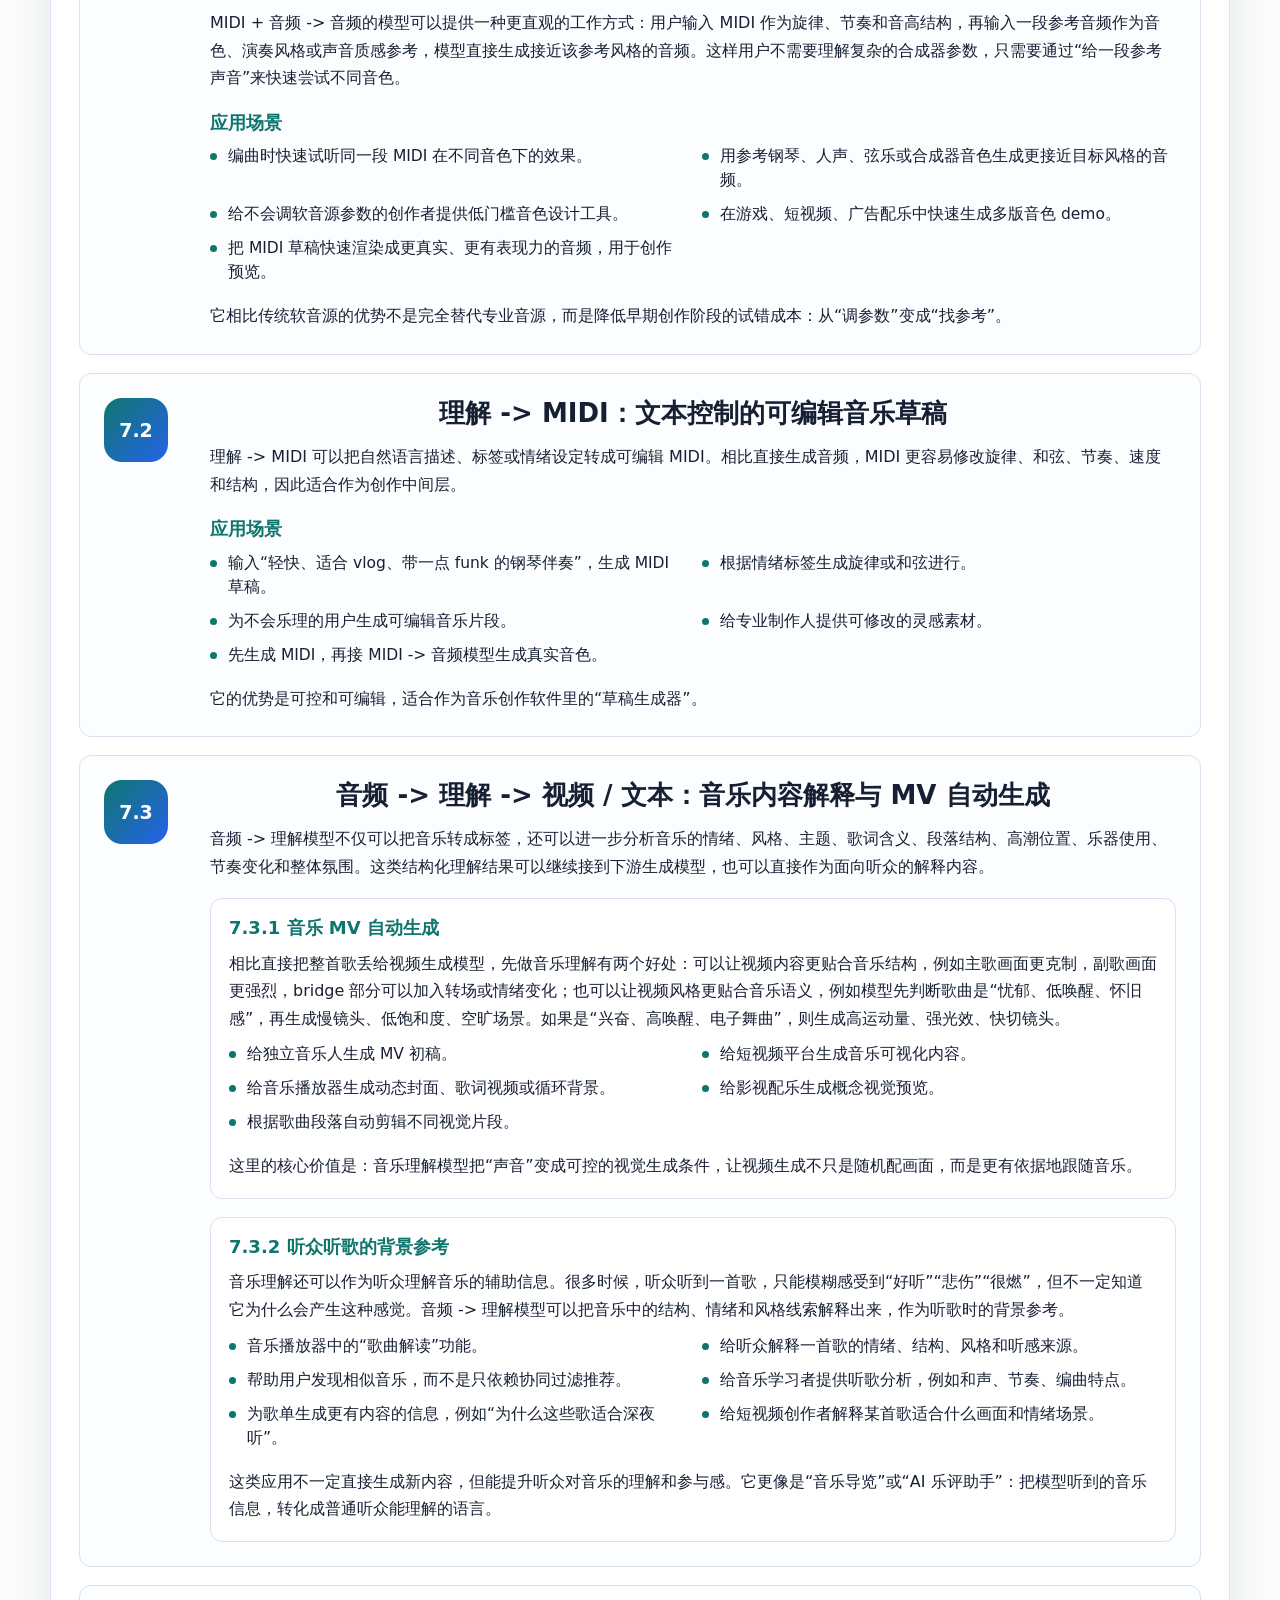
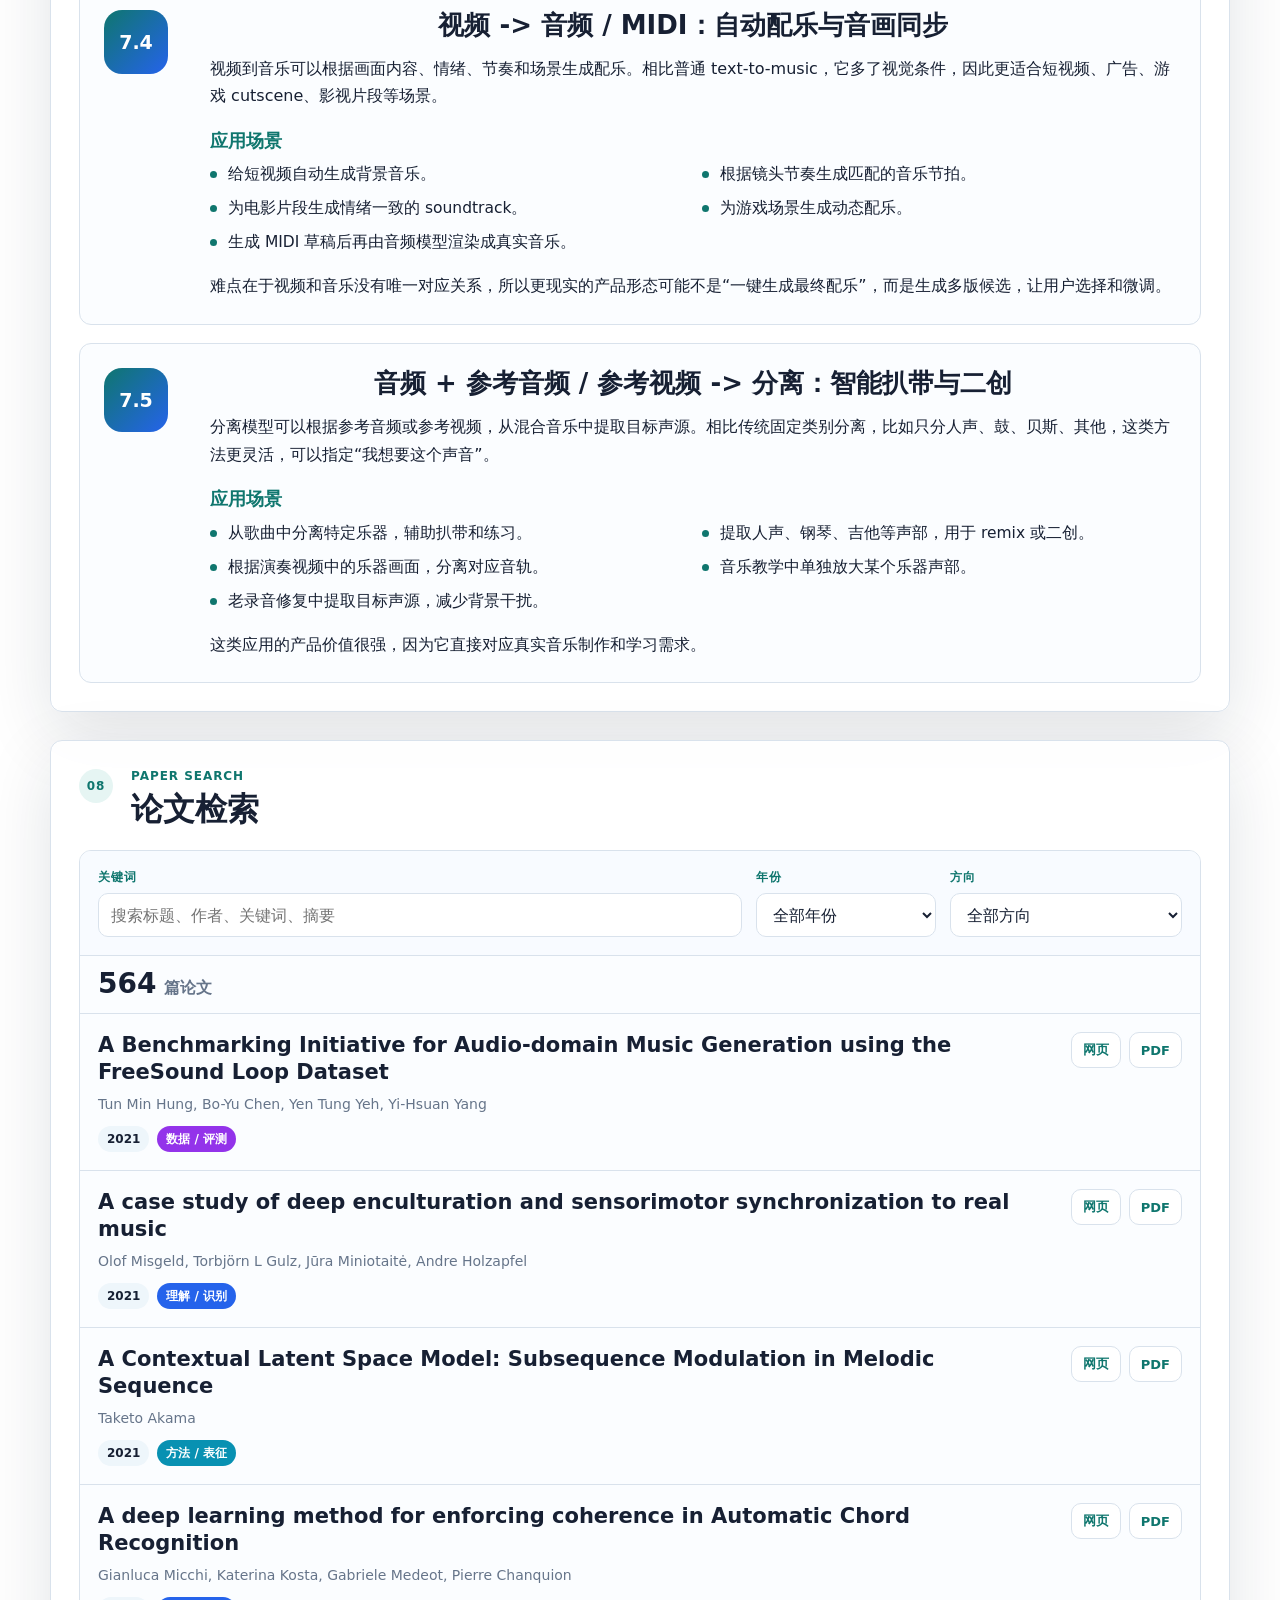
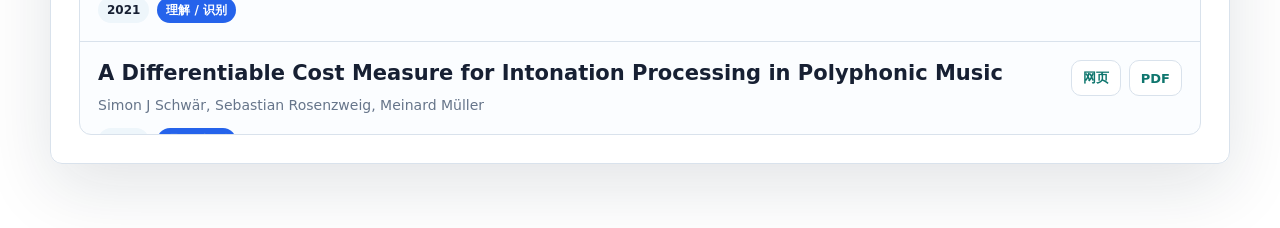
<file: pre/index.html>
<!doctype html>
<html lang="zh-CN">
  <head>
    <meta charset="utf-8">
    <meta name="viewport" content="width=device-width, initial-scale=1">
    <title>音乐大模型调研</title>
    <link rel="stylesheet" href="styles.css">
  </head>
  <body>
    <main class="deck">
      <header class="hero">
        <div>
          <p class="eyebrow">Music Foundation Model Survey</p>
          <h1>音乐大模型调研</h1>
          <p class="subtitle">钟浩然</p>
        </div>
      </header>

      <section class="section section-trends" aria-labelledby="research-trends-title">
        <div class="section-heading">
          <p class="index">01</p>
          <div>
            <p class="eyebrow">ISMIR Research Trends</p>
            <h2 id="research-trends-title">研究趋势</h2>
          </div>
        </div>

        <div class="trend-layout">
          <div class="trend-chart-card">
            <div class="trend-chart-head">
              <div>
                <h3>主要研究方向论文数变化</h3>
              </div>
              <span>2021-2025</span>
            </div>
            <div id="researchTrendChart" class="trend-line-chart" aria-label="ISMIR 主要研究方向论文数随年份变化折线图"></div>
          </div>

          <div class="trend-side">
            <div id="researchTrendLegend" class="trend-legend" aria-label="研究方向图例"></div>
          </div>
        </div>
      </section>

      <section class="section section-elements" aria-labelledby="elements-title">
        <div class="section-heading">
          <p class="index">02</p>
          <div>
            <p class="eyebrow">Elements</p>
            <h2 id="elements-title">元素</h2>
          </div>
        </div>

        <div class="element-map" aria-label="音乐大模型元素二维分布图">
          <div class="bubble bubble-audio">
            <span>音频</span>
          </div>
          <div class="bubble bubble-video">
            <span>视频</span>
          </div>
          <div class="bubble bubble-midi">
            <span>MIDI</span>
          </div>
          <div class="bubble bubble-score">
            <span>乐谱</span>
          </div>
          <div class="bubble bubble-lyrics">
            <span>歌词</span>
          </div>
          <div class="bubble bubble-understanding">
            <span>理解</span>
          </div>
          <div class="bubble bubble-alignment">
            <span>对齐</span>
          </div>
          <div class="bubble bubble-separation">
            <span>分离</span>
          </div>
        </div>
      </section>

      <section class="section" aria-labelledby="functions-title">
        <div class="section-heading">
          <p class="index">03</p>
          <div>
            <p class="eyebrow">Functions</p>
            <h2 id="functions-title">功能 / Baseline</h2>
          </div>
        </div>
        <div class="feature-card feature-card-with-side-image">
          <h3>MIDI-VALLE</h3>
          <div class="feature-left-column">
            <div class="flow-diagram" aria-label="MIDI 加音频生成音频">
              <span class="mini-bubble mini-midi">MIDI</span>
              <span class="operator">+</span>
              <span class="mini-bubble mini-audio">音频</span>
              <span class="arrow">→</span>
              <span class="mini-bubble mini-audio">音频</span>
            </div>
            <img class="feature-side-image" src="resources/MIDI-VALLE2.png" alt="MIDI-VALLE 结果示意图">
          </div>
          <img class="feature-primary-image" src="resources/MIDI-VALLE1.png" alt="MIDI-VALLE 模型示意图">
        </div>
        <div class="feature-card">
          <h3>BART-fusion</h3>
          <div class="flow-diagram" aria-label="音频加歌词生成理解">
            <span class="mini-bubble mini-audio">音频</span>
            <span class="operator">+</span>
            <span class="mini-bubble mini-lyrics">歌词</span>
            <span class="arrow">→</span>
            <span class="mini-bubble mini-understanding">理解</span>
          </div>
          <img src="resources/BART-fusion1.png" alt="BART-fusion 模型示意图">
        </div>
        <div class="feature-card">
          <h3>MusicGen-fusion</h3>
          <div class="flow-diagram" aria-label="视频加理解生成音频">
            <span class="mini-bubble mini-video">视频</span>
            <span class="operator">+</span>
            <span class="mini-bubble mini-understanding">理解</span>
            <span class="arrow">→</span>
            <span class="mini-bubble mini-audio">音频</span>
          </div>
          <img src="resources/MusicGen-fusion1.png" alt="MusicGen-fusion 模型示意图">
        </div>
        <div class="feature-card feature-card-with-side-image">
          <h3>MST-Text/Tags</h3>
          <div class="feature-left-column">
            <div class="flow-diagram" aria-label="理解生成 MIDI">
              <span class="mini-bubble mini-understanding">理解</span>
              <span class="arrow">→</span>
              <span class="mini-bubble mini-midi">MIDI</span>
            </div>
            <img class="feature-side-image" src="resources/MST2.png" alt="MST-Text/Tags 结果示意图">
          </div>
          <img class="feature-primary-image" src="resources/MST1.png" alt="MST-Text/Tags 模型示意图">
        </div>
        <div class="feature-card">
          <h3>See2Hear</h3>
          <div class="flow-diagram" aria-label="音频加参考视频生成分离">
            <span class="mini-bubble mini-audio">音频</span>
            <span class="operator">+</span>
            <span class="mini-bubble mini-video mini-reference">参考视频</span>
            <span class="arrow">→</span>
            <span class="mini-bubble mini-separation">分离</span>
          </div>
          <img src="resources/See2Hear1.png" alt="See2Hear 模型示意图">
        </div>
        <div class="feature-card">
          <h3>GuideSep</h3>
          <div class="flow-diagram" aria-label="音频加参考音频生成分离">
            <span class="mini-bubble mini-audio">音频</span>
            <span class="operator">+</span>
            <span class="mini-bubble mini-audio mini-reference">参考音频</span>
            <span class="arrow">→</span>
            <span class="mini-bubble mini-separation">分离</span>
          </div>
          <img src="resources/GuideSep1.png" alt="GuideSep 模型示意图">
        </div>
        <div class="feature-card">
          <h3>AMT-based alignment</h3>
          <div class="flow-diagram" aria-label="音频加乐谱生成对齐">
            <span class="mini-bubble mini-audio">音频</span>
            <span class="operator">+</span>
            <span class="mini-bubble mini-score">乐谱</span>
            <span class="arrow">→</span>
            <span class="mini-bubble mini-alignment">对齐</span>
          </div>
          <img src="resources/AMT1.png" alt="AMT-based alignment 模型示意图">
        </div>
      </section>

      <section class="section section-empty" aria-labelledby="datasets-title">
        <div class="section-heading">
          <p class="index">04</p>
          <div>
            <p class="eyebrow">Datasets</p>
            <h2 id="datasets-title">数据集</h2>
          </div>
        </div>
        <article class="dataset-card">
          <div class="dataset-header">
            <h3>ATEPP <span>(Automatically Transcribed Expressive Piano Performance)</span></h3>
            <p>Transcribed MIDI</p>
          </div>
          <ul class="dataset-list">
            <li>11,742 首/轨钢琴演奏</li>
            <li>约 1007 小时音乐</li>
            <li>49 位世界知名钢琴家</li>
            <li>25 位西方古典作曲家</li>
            <li>1580 个乐章/曲目单位</li>
            <li>主要覆盖从巴洛克到现代时期的标准古典钢琴独奏曲目</li>
            <li>约 43% 的轨道配有 MusicXML 乐谱，共 319 个乐章，对应 5124 条演奏</li>
            <li>强调同一曲目的多演奏版本。1580 个乐章中有 44% 拥有超过 5 个演奏版本，约 12% 拥有超过 15 个版本。使用 MIDI 的 onset、offset、velocity、pitch 等音符级特征，可学习到个人演奏风格信息</li>
          </ul>
        </article>
        <article class="dataset-card">
          <div class="dataset-header">
            <h3>MAESTRO <span>(MIDI and Audio Edited for Synchronous TRacks and Organization)</span></h3>
            <p>钢琴音频-Recorded MIDI 对齐</p>
          </div>
          <ul class="dataset-list">
            <li>1184 段钢琴演奏</li>
            <li>约 430 首/个作品</li>
            <li>172.3 小时音频</li>
            <li>约 618 万个音符</li>
            <li>音频大小约 102.8 GB</li>
            <li>音频质量为 44.1-48 kHz、16-bit PCM stereo</li>
            <li>包含真实钢琴音频，对齐 MIDI，力度与踏板等信息</li>
            <li>包含作曲家、曲名、演奏年份等元数据</li>
            <li>官方 train/validation/test 划分</li>
          </ul>
        </article>
        <article class="dataset-card">
          <div class="dataset-header">
            <h3>OSSL <span>(Open Screen Soundtrack Library)</span></h3>
            <p>音视频，影视配乐</p>
          </div>
          <ul class="dataset-list">
            <li>来自 299 部公版电影的 736 个电影片段</li>
            <li>总时长约 36.5 小时，平均片段长度约 178.47 秒</li>
            <li>电影视频片段</li>
            <li>对应的 soundtrack</li>
            <li>电影元数据，如标题、上映时间、类型</li>
            <li>人工标注的 mood 情绪标签</li>
          </ul>
        </article>
        <article class="dataset-card">
          <div class="dataset-header">
            <h3>MUSIC</h3>
            <p>音频与对应演奏视频</p>
          </div>
          <ul class="dataset-list">
            <li>714 个 YouTube 视频，其中 565 个 solo 视频，149 个 duet 视频</li>
            <li>平均视频时长约 2 分钟</li>
            <li>覆盖 11 类乐器</li>
            <li>随后的 MUSIC-21 扩展了视频数量和乐器种类</li>
          </ul>
        </article>
        <article class="dataset-card">
          <div class="dataset-header">
            <h3>GlobalMood</h3>
            <p>音频，多模态</p>
          </div>
          <ul class="dataset-list">
            <li>1,180 首歌曲，共来自 59 个国家，每个国家采样 20 首歌</li>
            <li>每首歌使用 15 秒音频片段</li>
            <li>共 2,519 名参与者，来自 5 个语言/文化地区</li>
            <li>最终收集 988,925 条情绪/心境评分</li>
            <li>不预设情绪词表，而是让参与者用自己的母语自由写出音乐传达的情绪/心境词，明显提升非英语语境下的情绪评价效果</li>
          </ul>
        </article>
        <article class="dataset-card">
          <div class="dataset-header">
            <h3>Music4All</h3>
            <p>音频，多模态</p>
          </div>
          <ul class="dataset-list">
            <li>109,269 首歌曲</li>
            <li>15,602 个匿名用户</li>
            <li>用户的听歌历史</li>
            <li>每首歌的 30 秒音频片段</li>
            <li>歌词，语言信息，标签，风格/流派</li>
            <li>Spotify 元数据与音频属性</li>
          </ul>
        </article>
      </section>

      <section class="section section-empty" aria-labelledby="metrics-title">
        <div class="section-heading">
          <p class="index">05</p>
          <div>
            <p class="eyebrow">Metrics</p>
            <h2 id="metrics-title">评价指标</h2>
          </div>
        </div>
        <details class="metric-group">
          <summary class="metric-group-summary">
            <span class="metric-group-title">音频生成质量</span>
            <span class="metric-group-count">4 项</span>
          </summary>
          <div class="metric-group-content">
          <article class="metric-card">
            <div class="metric-header">
              <h3>FAD <span>(Fréchet Audio Distance)</span></h3>
              <p>音频生成质量</p>
            </div>
            <div class="metric-block">
              <h4>流程</h4>
              <div class="metric-flow">
                <p>真实音频 → 预训练音频模型 → embedding 分布</p>
                <p>生成音频 → 同一个预训练音频模型 → embedding 分布</p>
                <p>比较两个分布的距离</p>
              </div>
            </div>
            <div class="metric-block">
              <h4>关注内容</h4>
              <ul class="metric-list">
                <li>音质是否自然</li>
                <li>音色是否接近真实数据</li>
                <li>噪声、失真、伪影是否多</li>
                <li>整体声学分布是否像真实录音</li>
              </ul>
            </div>
          </article>
          <article class="metric-card">
            <div class="metric-header">
              <h3>KL <span>(Kullback-Leibler Divergence)</span></h3>
              <p>音频生成质量</p>
            </div>
            <div class="metric-block">
              <div class="formula-card formula-wide">
                <div class="formula-equation formula-large">
                  <span>D<sub>KL</sub>(P ∥ Q)</span>
                  <span>=</span>
                  <span>∑<sub>x</sub> P(x) log</span>
                  <span class="formula-fraction">
                    <span>P(x)</span>
                    <span>Q(x)</span>
                  </span>
                </div>
              </div>
            </div>
            <div class="metric-block">
              <h4>其中</h4>
              <ul class="metric-list">
                <li><strong>P</strong>：真实分布 / 目标分布</li>
                <li><strong>Q</strong>：模型分布 / 近似分布</li>
              </ul>
            </div>
            <div class="metric-block">
              <p class="metric-statement">KL 可以比较 genre、mood、instrument、audio event、embedding / feature statistics 的分布。如果 KL 小，说明生成音乐在这些语义或声学类别上的分布更接近真实数据。</p>
            </div>
          </article>
          <article class="metric-card">
            <div class="metric-header">
              <h3>Spectrogram distance</h3>
              <p>音频生成质量</p>
            </div>
            <div class="metric-block">
              <h4>流程</h4>
              <div class="metric-flow">
                <p>真实音频 → 时频图</p>
                <p>生成音频 → 时频图</p>
                <p>比较两个频谱间的距离</p>
              </div>
            </div>
            <div class="metric-block">
              <h4>关注内容</h4>
              <ul class="metric-list">
                <li>每个时间点的频率能量是否相近</li>
                <li>泛音结构是否相近</li>
                <li>音符起音/衰减是否相近</li>
                <li>高频细节是否缺失</li>
                <li>是否有多余噪声或频带能量</li>
              </ul>
            </div>
            <div class="metric-requirement">
              <strong>要求</strong>
              <span>生成音频与真实音频时间对齐</span>
            </div>
          </article>
          <article class="metric-card">
            <div class="metric-header">
              <h3>Chroma distance</h3>
              <p>音频生成质量</p>
            </div>
            <div class="metric-block">
              <p class="metric-statement">把音高压缩到 12 个 pitch class，比较生成音频和真实音频的 chroma 特征差异</p>
            </div>
            <div class="metric-block">
              <h4>关注内容</h4>
              <ul class="metric-list">
                <li>音高类别是否正确</li>
                <li>和声是否接近</li>
                <li>和弦结构是否一致</li>
                <li>是否弹错音或漏掉重要音高</li>
              </ul>
            </div>
          </article>
          </div>
        </details>
        <details class="metric-group">
          <summary class="metric-group-summary">
            <span class="metric-group-title">MIDI生成质量</span>
            <span class="metric-group-count">3 项</span>
          </summary>
          <div class="metric-group-content">
          <article class="metric-card">
            <div class="metric-header">
              <h3>Pitch Class Entropy</h3>
              <p>MIDI生成质量</p>
            </div>
            <div class="metric-block">
              <p class="metric-statement">目标：衡量音高类别分布的丰富度。</p>
            </div>
            <div class="metric-block">
              <h4>Pitch class 映射</h4>
              <p class="metric-statement">先把所有非鼓音符映射到 12 个 pitch class： pc = pitch mod 12</p>
            </div>
            <div class="metric-block">
              <h4>概率与熵</h4>
              <div class="formula-grid">
                <div class="formula-card">
                  <div class="formula-equation">
                    <span class="formula-name">p<sub>i</sub></span>
                    <span>=</span>
                    <span class="fraction">
                      <span class="numerator">n<sub>i</sub></span>
                      <span class="denominator">Σ<sub>j=1</sub><sup>12</sup> n<sub>j</sub></span>
                    </span>
                  </div>
                </div>
                <div class="formula-card">
                  <div class="formula-equation">
                    <span class="formula-name">H</span>
                    <span>=</span>
                    <span>−Σ<sub>i=1</sub><sup>12</sup> p<sub>i</sub> log p<sub>i</sub></span>
                  </div>
                </div>
              </div>
            </div>
          </article>
          <article class="metric-card">
            <div class="metric-header">
              <h3>Scale Consistency</h3>
              <p>MIDI生成质量</p>
            </div>
            <div class="metric-block">
              <p class="metric-statement">目标：衡量生成音乐是否符合某个音阶/调式。</p>
              <p class="metric-statement">对每首 MIDI，遍历可能的调/音阶，比如 12 个 major + 12 个 minor，找一个最能解释这首曲子的 scale。</p>
            </div>
            <div class="metric-block">
              <h4>候选 scale 评分</h4>
              <p class="metric-statement">对于某个候选 scale <strong>S</strong>，计算有多少音符的 pitch class 落在这个 scale 内：</p>
              <div class="formula-card formula-wide">
                <div class="formula-equation formula-large">
                  <span class="formula-name">SC(S)</span>
                  <span>=</span>
                  <span class="fraction">
                    <span class="numerator">#{notes: pc(note) ∈ S}</span>
                    <span class="denominator">#{notes}</span>
                  </span>
                </div>
              </div>
            </div>
            <div class="metric-block">
              <h4>取最大值</h4>
              <div class="formula-card formula-wide">
                <div class="formula-equation formula-large">
                  <span class="formula-name">SC</span>
                  <span>=</span>
                  <span>max<sub>S</sub>&nbsp;SC(S)</span>
                </div>
              </div>
            </div>
          </article>
          <article class="metric-card">
            <div class="metric-header">
              <h3>Groove Consistency</h3>
              <p>MIDI生成质量</p>
            </div>
            <div class="metric-block">
              <p class="metric-statement">目标：衡量节奏律动是否稳定。</p>
              <p class="metric-statement">常见实现是把每个小节切成固定网格，比如 16 个 step，并对每个小节构造一个 onset pattern。</p>
            </div>
            <div class="metric-block">
              <h4>Onset pattern 示例</h4>
              <div class="rouge-example">
                <div>
                  <span>bar 1</span>
                  <p>[1,0,0,1, 0,0,1,0, ...]</p>
                </div>
                <div>
                  <span>bar 2</span>
                  <p>[1,0,0,1, 0,0,1,0, ...]</p>
                </div>
                <div>
                  <span>meaning</span>
                  <p>1 表示该位置有 onset，0 表示没有</p>
                </div>
              </div>
            </div>
            <div class="metric-block">
              <p class="metric-statement">然后比较不同小节之间节奏 pattern 的相似度。常见可以用 Hamming similarity / cosine similarity / pairwise distance。</p>
              <p class="metric-statement">距离越小，consistency 越高。</p>
            </div>
          </article>
          </div>
        </details>
        <details class="metric-group">
          <summary class="metric-group-summary">
            <span class="metric-group-title">音乐理解能力</span>
            <span class="metric-group-count">7 项</span>
          </summary>
          <div class="metric-group-content">
          <article class="metric-card">
            <div class="metric-header">
              <h3>ROUGE</h3>
              <p>音乐理解能力</p>
            </div>
            <div class="metric-block">
              <h4>ROUGE-1</h4>
              <p class="metric-statement">看单个词的重叠。</p>
              <div class="rouge-example">
                <div>
                  <span>reference</span>
                  <p>the song is about lost love</p>
                </div>
                <div>
                  <span>candidate</span>
                  <p>this song describes love and loss</p>
                </div>
                <div>
                  <span>重叠词</span>
                  <p>song, love</p>
                </div>
              </div>
            </div>
            <div class="metric-block">
              <h4>ROUGE-2</h4>
              <p class="metric-statement">看连续两个词的重叠。</p>
            </div>
            <div class="metric-block">
              <h4>ROUGE-L</h4>
              <p class="metric-statement">看最长公共子序列。它不要求词必须连续，但要求顺序一致。</p>
            </div>
          </article>
          <article class="metric-card">
            <div class="metric-header">
              <h3>METEOR</h3>
              <p>音乐理解能力</p>
            </div>
            <div class="metric-block">
              <p class="metric-statement">METEOR 不只看完全相同的词，还会考虑词形变化、词干、同义词、词序惩罚。</p>
            </div>
            <div class="metric-block">
              <h4>公式</h4>
              <div class="formula-grid">
                <div class="formula-card">
                  <div class="formula-equation">
                    <span class="formula-name">Precision</span>
                    <span>=</span>
                    <span class="fraction">
                      <span class="numerator">matched candidate words</span>
                      <span class="denominator">candidate words</span>
                    </span>
                  </div>
                </div>
                <div class="formula-card">
                  <div class="formula-equation">
                    <span class="formula-name">Recall</span>
                    <span>=</span>
                    <span class="fraction">
                      <span class="numerator">matched reference words</span>
                      <span class="denominator">reference words</span>
                    </span>
                  </div>
                </div>
                <div class="formula-card formula-wide">
                  <div class="formula-equation">
                    <span class="formula-name">METEOR</span>
                    <span>=</span>
                    <span>F<sub>mean</sub></span>
                    <span>×</span>
                    <span>(1 − penalty)</span>
                  </div>
                </div>
              </div>
            </div>
            <div class="metric-block">
              <p class="metric-statement">其中 penalty 为惩罚项，用于惩罚词序太乱、匹配不连续的情况。</p>
            </div>
          </article>
          <article class="metric-card">
            <div class="metric-header">
              <h3>BERT-Score</h3>
              <p>音乐理解能力</p>
            </div>
            <div class="metric-block">
              <p class="metric-statement">BERT-Score 不直接比较词面是否相同，而是用 BERT 这类预训练语言模型把每个 token 表示成上下文向量，然后比较向量相似度。</p>
            </div>
            <div class="metric-block">
              <h4>流程</h4>
              <div class="metric-flow">
                <p>reference → BERT → token embeddings</p>
                <p>candidate → BERT → token embeddings</p>
                <p>计算 candidate token 和 reference token 的余弦相似度</p>
                <p>对于 candidate 中每个 token，找 reference 中最相似的 token；反过来也做一次。</p>
              </div>
            </div>
            <div class="metric-block">
              <h4>得到</h4>
              <div class="formula-grid">
                <div class="formula-card">
                  <div class="formula-equation">
                    <span class="formula-name">P<sub>BERT</sub></span>
                  </div>
                  <p class="formula-note">表示 candidate 中的词有多少能在 reference 中找到语义相近的对应。</p>
                </div>
                <div class="formula-card">
                  <div class="formula-equation">
                    <span class="formula-name">R<sub>BERT</sub></span>
                  </div>
                  <p class="formula-note">表示 reference 中的词有多少被 candidate 覆盖。</p>
                </div>
                <div class="formula-card formula-wide">
                  <div class="formula-equation">
                    <span class="formula-name">F<sub>BERT</sub></span>
                    <span>=</span>
                    <span>2 ·</span>
                    <span class="fraction">
                      <span class="numerator">P<sub>BERT</sub> R<sub>BERT</sub></span>
                      <span class="denominator">P<sub>BERT</sub> + R<sub>BERT</sub></span>
                    </span>
                  </div>
                </div>
              </div>
            </div>
          </article>
          <article class="metric-card">
            <div class="metric-header">
              <h3>MRR <span>(Mean Reciprocal Rank)</span></h3>
              <p>音乐理解能力</p>
            </div>
            <div class="metric-block">
              <p class="metric-statement">用生成的 interpretation 帮助检索歌曲。</p>
            </div>
            <div class="metric-block">
              <h4>公式</h4>
              <div class="formula-card formula-wide">
                <div class="formula-equation formula-large">
                  <span class="formula-name">MRR</span>
                  <span>=</span>
                  <span class="fraction fraction-compact">
                    <span class="numerator">1</span>
                    <span class="denominator">m</span>
                  </span>
                  <span>Σ<sub>i=1</sub><sup>m</sup></span>
                  <span class="fraction fraction-compact">
                    <span class="numerator">1</span>
                    <span class="denominator">k<sub>i</sub></span>
                  </span>
                </div>
              </div>
            </div>
            <div class="metric-block">
              <p class="metric-statement">其中 <strong>k<sub>i</sub></strong> 是第 <strong>i</strong> 个 query 的正确歌曲在检索结果里的排名。</p>
            </div>
          </article>
          <article class="metric-card">
            <div class="metric-header">
              <h3>MuChoMusic</h3>
              <p>音乐理解能力</p>
            </div>
            <div class="metric-overview">
              <div class="metric-overview-text">
                <p class="metric-statement">包含 1,187 道选择题，覆盖 644 段音乐</p>
                <p class="metric-statement">题目分为 <strong>Knowledge 问题</strong>（考察模型是否能识别音乐里的基本客观属性）和 <strong>Reasoning 问题</strong>（考察模型能否结合多个音乐信息，推断音乐功能场景）</p>
              </div>
              <img class="metric-figure" src="resources/MuChoMusic1.png" alt="MuChoMusic 评价任务示意图">
            </div>
            <div class="metric-block">
              <h4>评价指标</h4>
              <div class="formula-grid">
                <div class="formula-card">
                  <h5>1. Accuracy</h5>
                  <div class="formula-equation">
                    <span class="formula-name">Accuracy</span>
                    <span>=</span>
                    <span class="fraction">
                      <span class="numerator"># correct answers</span>
                      <span class="denominator"># total questions</span>
                    </span>
                    <span>× 100%</span>
                  </div>
                </div>
                <div class="formula-card">
                  <h5>2. Instruction Following Rate (IFR)</h5>
                  <div class="formula-equation">
                    <span class="formula-name">IFR</span>
                    <span>=</span>
                    <span class="fraction">
                      <span class="numerator"># outputs matching one valid option</span>
                      <span class="denominator"># total outputs</span>
                    </span>
                    <span>× 100%</span>
                  </div>
                </div>
              </div>
            </div>
          </article>
          <article class="metric-card">
            <div class="metric-header">
              <h3>PI <span>(Perceptual Index)</span></h3>
              <p>音乐理解能力</p>
            </div>
            <div class="metric-block">
              <h4>公式</h4>
              <div class="formula-card formula-wide">
                <div class="formula-equation formula-large">
                  <span class="formula-name">PI(q,Y,D)</span>
                  <span>=</span>
                  <span class="fraction">
                    <span class="numerator">p<sub>text</sub>(D|q)</span>
                    <span class="denominator">p<sub>text</sub>(Y|q)</span>
                  </span>
                </div>
              </div>
            </div>
            <div class="metric-block">
              <h4>其中</h4>
              <ul class="metric-list">
                <li><strong>q</strong>：问题文本</li>
                <li><strong>Y</strong>：所有候选答案</li>
                <li><strong>D</strong>：错误干扰项集合</li>
                <li><strong>p<sub>text</sub></strong>：text-only LLM 在只看文本时给出的概率</li>
              </ul>
            </div>
            <div class="metric-block">
              <h4>解释</h4>
              <div class="metric-flow">
                <p><strong>PI 越高</strong>：text-only 模型越容易选错，说明这道题越需要音频感知。</p>
                <p><strong>PI 越低</strong>：text-only 模型越容易靠文本猜对，说明这道题不太能检验音频理解。</p>
              </div>
            </div>
          </article>
          <article class="metric-card">
            <div class="metric-header">
              <h3>valence-arousal</h3>
              <p>音乐理解能力</p>
            </div>
            <div class="metric-definition">
              <p><strong>valence</strong> = 情感效价，表示情绪是偏正面还是负面；</p>
              <p><strong>arousal</strong> = 唤醒度 / 激活度，表示情绪能量强不强；</p>
            </div>
            <div class="quadrant-grid" aria-label="valence-arousal 情绪象限">
              <div class="quadrant high-valence high-arousal">
                <span>高 valence + 高 arousal</span>
                <strong>兴奋、快乐、激动</strong>
              </div>
              <div class="quadrant high-valence low-arousal">
                <span>高 valence + 低 arousal</span>
                <strong>平静、舒适、放松</strong>
              </div>
              <div class="quadrant low-valence high-arousal">
                <span>低 valence + 高 arousal</span>
                <strong>愤怒、焦虑、恐惧</strong>
              </div>
              <div class="quadrant low-valence low-arousal">
                <span>低 valence + 低 arousal</span>
                <strong>悲伤、沮丧、无聊</strong>
              </div>
            </div>
          </article>
          </div>
        </details>
        <details class="metric-group">
          <summary class="metric-group-summary">
            <span class="metric-group-title">音源分离效果</span>
            <span class="metric-group-count">3 项</span>
          </summary>
          <div class="metric-group-content">
          <article class="metric-card">
            <div class="metric-header">
              <h3>SDR <span>(Signal-to-Distortion Ratio)</span></h3>
              <p>音源分离效果</p>
            </div>
            <div class="metric-block">
              <p class="metric-statement">SDR 衡量的是：分离/生成出来的音频和真实目标音频相比，失真有多小。</p>
            </div>
            <div class="metric-block">
              <h4>公式</h4>
              <div class="formula-card formula-wide">
                <div class="formula-equation formula-large">
                  <span class="formula-name">SDR</span>
                  <span>=</span>
                  <span>10&nbsp;log<sub>10</sub></span>
                  <span class="fraction">
                    <span class="numerator">||s<sub>target</sub>||<sup>2</sup></span>
                    <span class="denominator">||s<sub>target</sub> − ŝ||<sup>2</sup></span>
                  </span>
                </div>
              </div>
            </div>
            <div class="metric-block">
              <h4>其中</h4>
              <ul class="metric-list">
                <li><strong>s<sub>target</sub></strong>：真实目标声源，比如真实人声、真实钢琴</li>
                <li><strong>ŝ</strong>：模型估计/分离出来的声源</li>
                <li><strong>s<sub>target</sub> − ŝ</strong>：误差或失真</li>
                <li>单位通常是 dB</li>
              </ul>
            </div>
          </article>
          <article class="metric-card">
            <div class="metric-header">
              <h3>SIR <span>(Signal-to-Interference Ratio)</span></h3>
              <p>音源分离效果</p>
            </div>
            <div class="metric-block">
              <p class="metric-statement">SIR 衡量的是：目标声源里混进了多少其他声源。</p>
            </div>
            <div class="metric-block">
              <h4>公式</h4>
              <div class="formula-card formula-wide">
                <div class="formula-equation formula-large">
                  <span class="formula-name">SIR</span>
                  <span>=</span>
                  <span>10&nbsp;log<sub>10</sub></span>
                  <span class="fraction">
                    <span class="numerator">||s<sub>target</sub>||<sup>2</sup></span>
                    <span class="denominator">||e<sub>interf</sub>||<sup>2</sup></span>
                  </span>
                </div>
              </div>
            </div>
            <div class="metric-block">
              <h4>其中</h4>
              <ul class="metric-list">
                <li><strong>s<sub>target</sub></strong>：目标源成分</li>
                <li><strong>e<sub>interf</sub></strong>：其他源泄漏进来的干扰</li>
              </ul>
            </div>
          </article>
          <article class="metric-card">
            <div class="metric-header">
              <h3>SAR <span>(Signal-to-Artifacts Ratio)</span></h3>
              <p>音源分离效果</p>
            </div>
            <div class="metric-block">
              <p class="metric-statement">SAR 衡量的是：分离结果里有多少算法产生的伪影。</p>
              <p class="metric-statement">伪影 (artifacts) 指的是原本音频里没有、由模型处理造成的奇怪声音。</p>
            </div>
            <div class="metric-block">
              <h4>公式</h4>
              <div class="formula-card formula-wide">
                <div class="formula-equation formula-large">
                  <span class="formula-name">SAR</span>
                  <span>=</span>
                  <span>10&nbsp;log<sub>10</sub></span>
                  <span class="fraction">
                    <span class="numerator">||s<sub>target</sub> + e<sub>interf</sub>||<sup>2</sup></span>
                    <span class="denominator">||e<sub>artif</sub>||<sup>2</sup></span>
                  </span>
                </div>
              </div>
            </div>
            <div class="metric-block">
              <h4>其中</h4>
              <ul class="metric-list">
                <li><strong>e<sub>artif</sub></strong>：算法产生的伪影误差</li>
              </ul>
            </div>
          </article>
          </div>
        </details>
        <details class="metric-group">
          <summary class="metric-group-summary">
            <span class="metric-group-title">音频对齐误差</span>
            <span class="metric-group-count">2 项</span>
          </summary>
          <div class="metric-group-content">
          <article class="metric-card">
            <div class="metric-header">
              <h3>Measure Transfer</h3>
              <p>音频对齐误差</p>
            </div>
            <div class="metric-overview">
              <div class="metric-overview-text">
                <p class="metric-statement">场景：只有一个版本的音频有人工小节标注</p>
                <p class="metric-statement"><strong>S</strong> = score / 乐谱</p>
                <p class="metric-statement"><strong>A1</strong> = 要评估的某个音频版本</p>
                <p class="metric-statement"><strong>A2</strong> = WK64 音频版本，有人工小节标注</p>
              </div>
              <img class="metric-figure" src="resources/AMT2.png" alt="Measure Transfer 对齐误差示意图">
            </div>
            <div class="metric-block">
              <h4>两条路径</h4>
              <p class="metric-statement">把同一个小节位置用两条路径转到 A1 的时间轴上：</p>
              <div class="formula-grid">
                <div class="formula-card">
                  <h5>路径 1：从 score 转到 A1</h5>
                  <div class="formula-equation">
                    <span class="formula-name">𝓜<sup>S→A1</sup>(t<sub>S</sub>)</span>
                  </div>
                </div>
                <div class="formula-card">
                  <h5>路径 2：从 WK64 音频转到 A1</h5>
                  <div class="formula-equation">
                    <span class="formula-name">𝓜<sup>A2→A1</sup>(t<sub>A2</sub>)</span>
                  </div>
                </div>
              </div>
            </div>
            <div class="metric-block">
              <h4>绝对时间误差</h4>
              <div class="formula-card formula-wide">
                <div class="formula-equation formula-large">
                  <span class="formula-name">ε</span>
                  <span>=</span>
                  <span>|𝓜<sup>S→A1</sup>(t<sub>S</sub>) − 𝓜<sup>A2→A1</sup>(t<sub>A2</sub>)|</span>
                </div>
              </div>
            </div>
          </article>
          <article class="metric-card">
            <div class="metric-header">
              <h3>Note Onset Transfer</h3>
              <p>音频对齐误差</p>
            </div>
            <div class="metric-overview">
              <div class="metric-overview-text">
                <p class="metric-statement">场景：有音频对应的详细 MIDI 信息</p>
                <p class="metric-statement"><strong>S</strong> = score</p>
                <p class="metric-statement"><strong>A1</strong> = 一个音频版本</p>
                <p class="metric-statement"><strong>A2</strong> = 另一个音频版本</p>
              </div>
              <img class="metric-figure" src="resources/AMT3.png" alt="Note Onset Transfer 对齐误差示意图">
            </div>
            <div class="metric-block">
              <h4>score-audio alignment</h4>
              <p class="metric-statement">先分别做 score-audio alignment：</p>
              <div class="formula-card formula-wide">
                <div class="formula-equation formula-large">
                  <span class="formula-name">𝓜<sup>S→A1</sup>,&nbsp;&nbsp;𝓜<sup>S→A2</sup></span>
                </div>
              </div>
              <p class="metric-statement">把 score 里的 note onset <strong>t<sub>S</sub></strong> 映射到两个音频时间轴上。</p>
            </div>
            <div class="metric-block">
              <h4>audio-audio alignment</h4>
              <div class="formula-card formula-wide">
                <div class="formula-equation formula-large">
                  <span class="formula-name">𝓜<sup>A1→A2</sup></span>
                </div>
              </div>
            </div>
            <div class="metric-block">
              <h4>路径误差</h4>
              <p class="metric-statement">比较两条路径到达 A2 后的位置差：</p>
              <div class="formula-card formula-wide">
                <div class="formula-equation formula-large">
                  <span class="formula-name">ε</span>
                  <span>=</span>
                  <span>|𝓜<sup>S→A2</sup>(t<sub>S</sub>) − 𝓜<sup>A1→A2</sup>(𝓜<sup>S→A1</sup>(t<sub>S</sub>))|</span>
                </div>
              </div>
            </div>
          </article>
          </div>
        </details>
      </section>

      <section class="section section-challenges" aria-labelledby="challenges-title">
        <div class="section-heading">
          <p class="index">06</p>
          <div>
            <p class="eyebrow">Challenges</p>
            <h2 id="challenges-title">难点与挑战</h2>
          </div>
        </div>

        <article class="challenge-card">
          <div class="challenge-title">
            <h3>数据集</h3>
          </div>
          <div class="challenge-list">
            <div class="challenge-item">
              <span>1</span>
              <div>
                <h4>缺少某种类型的数据集</h4>
                <p>比如特定流派的音乐，可分离各音源的音乐，高质量、对齐的 MIDI 等。</p>
              </div>
            </div>
            <div class="challenge-item">
              <span>2</span>
              <div>
                <h4>数据集质量不高，缺少标注</h4>
                <p>很多数据集的音频质量不高或有背景音；数据集没有或缺少流派、情绪、说明等标注。</p>
              </div>
            </div>
            <div class="challenge-item">
              <span>3</span>
              <div>
                <h4>数据集缺乏统一标准</h4>
                <p>不同论文常常使用不同训练集和测试集，有些还用专有数据集，导致很难判断真正的 SOTA。</p>
              </div>
            </div>
          </div>
        </article>
        <article class="challenge-card">
          <div class="challenge-title">
            <h3>模型</h3>
          </div>
          <div class="challenge-list">
            <div class="challenge-item">
              <span>1</span>
              <div>
                <h4>依赖预训练模型性能</h4>
                <p>许多使用的预训练模型通常不是专门为音乐或其细分领域训练的，可能需要再训练。</p>
              </div>
            </div>
            <div class="challenge-item">
              <span>2</span>
              <div>
                <h4>可控性和定制化不足</h4>
                <p>大多数现有模型像黑箱，用户很难精确控制乐器、节奏、情绪曲线、音乐结构、和声等，严重限制了实际应用。</p>
              </div>
            </div>
          </div>
        </article>
        <article class="challenge-card">
          <div class="challenge-title">
            <h3>评价指标</h3>
          </div>
          <div class="challenge-list">
            <div class="challenge-item">
              <span>1</span>
              <div>
                <h4>评价指标不统一</h4>
                <p>不同论文的指标难以横向比较，难以判断真正的 SOTA。</p>
              </div>
            </div>
            <div class="challenge-item">
              <span>2</span>
              <div>
                <h4>评价指标不可靠</h4>
                <p>FAD、FD、KL 等多基于通用音频特征，不一定适合音乐质量评价。MIDI 统计指标只能看局部统计，和人类偏好相关性低。很多指标不能很好衡量叙事、情绪、结构、审美。</p>
              </div>
            </div>
          </div>
        </article>
        <article class="challenge-card">
          <div class="challenge-title">
            <h3>音频 or MIDI</h3>
          </div>
          <div class="challenge-compare">
            <div class="challenge-compare-card">
              <h4>MIDI</h4>
              <div>
                <h5>优点</h5>
                <ul>
                  <li>可控性强</li>
                  <li>可编辑</li>
                  <li>容易加入和弦、旋律、节奏、乐器等控制</li>
                  <li>可以生成较长结构</li>
                </ul>
              </div>
              <div>
                <h5>缺点</h5>
                <ul>
                  <li>数据规模小</li>
                  <li>多样性有限</li>
                  <li>表现力依赖 soundfont 或后续渲染</li>
                  <li>音色和真实演奏质感弱</li>
                </ul>
              </div>
            </div>
            <div class="challenge-compare-card">
              <h4>音频</h4>
              <div>
                <h5>优点</h5>
                <ul>
                  <li>声音表现力强</li>
                  <li>可直接生成真实音频</li>
                  <li>可利用大规模音频数据</li>
                </ul>
              </div>
              <div>
                <h5>缺点</h5>
                <ul>
                  <li>可控性弱</li>
                  <li>计算成本高</li>
                  <li>生成时长通常较短</li>
                  <li>很难精细编辑</li>
                </ul>
              </div>
            </div>
          </div>
        </article>
        <article class="challenge-card">
          <div class="challenge-title">
            <h3>MIDI -> 音频</h3>
          </div>
          <div class="challenge-list">
            <div class="challenge-item">
              <span>1</span>
              <div>
                <h4>对不同声学环境和音色的泛化能力</h4>
                <p>数据集种类有限，模型架构设计限制，都会影响模型在不同乐器音色、录音条件、混响环境和演奏风格下的泛化表现。</p>
              </div>
            </div>
            <div class="challenge-item">
              <span>2</span>
              <div>
                <h4>EPR 和 EPS 模型差异导致的损失</h4>
                <p>EPR (expressive performance rendering) 将乐谱转换为 MIDI，EPS (expressive performance synthesis) 将 MIDI 转换为音频。二者处理和表示 MIDI 信号的方式不同，可能影响最终合成质量。</p>
              </div>
            </div>
          </div>
        </article>
        <article class="challenge-card">
          <div class="challenge-title">
            <h3>视频 -> 音频</h3>
          </div>
          <div class="challenge-list">
            <div class="challenge-item">
              <span>1</span>
              <div>
                <h4>领域还处在早期阶段</h4>
                <p>该领域还没有形成成熟的工业应用和统一研究范式。模型不仅要生成好听的音乐，还要让音乐和视觉内容在语义、情绪、节奏、时间结构上匹配。</p>
              </div>
            </div>
            <div class="challenge-item">
              <span>2</span>
              <div>
                <h4>视觉与音乐之间的对应关系很难建模</h4>
                <p>视觉和音乐不是天然一一对应的，模型很难判断“唯一正确”的音乐是什么。</p>
              </div>
            </div>
          </div>
        </article>
      </section>

      <section class="section section-applications" aria-labelledby="applications-title">
        <div class="section-heading">
          <p class="index">07</p>
          <div>
            <p class="eyebrow">Applications</p>
            <h2 id="applications-title">可能的应用</h2>
          </div>
        </div>

        <article class="application-card">
          <div class="application-kicker">7.1</div>
          <div>
            <h3>MIDI + 音频 -> 音频：参考音频驱动的快速音色尝试</h3>
            <p>传统软音源通常需要用户手动选择音色库，并调整大量参数，例如乐器类型、力度响应、包络、混响、空间感、音色明暗、演奏法等。对于非专业制作人来说，这个过程门槛较高，而且试错成本很大。</p>
            <p>MIDI + 音频 -> 音频的模型可以提供一种更直观的工作方式：用户输入 MIDI 作为旋律、节奏和音高结构，再输入一段参考音频作为音色、演奏风格或声音质感参考，模型直接生成接近该参考风格的音频。这样用户不需要理解复杂的合成器参数，只需要通过“给一段参考声音”来快速尝试不同音色。</p>
            <h4>应用场景</h4>
            <ul class="application-list">
              <li>编曲时快速试听同一段 MIDI 在不同音色下的效果。</li>
              <li>用参考钢琴、人声、弦乐或合成器音色生成更接近目标风格的音频。</li>
              <li>给不会调软音源参数的创作者提供低门槛音色设计工具。</li>
              <li>在游戏、短视频、广告配乐中快速生成多版音色 demo。</li>
              <li>把 MIDI 草稿快速渲染成更真实、更有表现力的音频，用于创作预览。</li>
            </ul>
            <p>它相比传统软音源的优势不是完全替代专业音源，而是降低早期创作阶段的试错成本：从“调参数”变成“找参考”。</p>
          </div>
        </article>

        <article class="application-card">
          <div class="application-kicker">7.2</div>
          <div>
            <h3>理解 -> MIDI：文本控制的可编辑音乐草稿</h3>
            <p>理解 -> MIDI 可以把自然语言描述、标签或情绪设定转成可编辑 MIDI。相比直接生成音频，MIDI 更容易修改旋律、和弦、节奏、速度和结构，因此适合作为创作中间层。</p>
            <h4>应用场景</h4>
            <ul class="application-list">
              <li>输入“轻快、适合 vlog、带一点 funk 的钢琴伴奏”，生成 MIDI 草稿。</li>
              <li>根据情绪标签生成旋律或和弦进行。</li>
              <li>为不会乐理的用户生成可编辑音乐片段。</li>
              <li>给专业制作人提供可修改的灵感素材。</li>
              <li>先生成 MIDI，再接 MIDI -> 音频模型生成真实音色。</li>
            </ul>
            <p>它的优势是可控和可编辑，适合作为音乐创作软件里的“草稿生成器”。</p>
          </div>
        </article>

        <article class="application-card">
          <div class="application-kicker">7.3</div>
          <div>
            <h3>音频 -> 理解 -> 视频 / 文本：音乐内容解释与 MV 自动生成</h3>
            <p>音频 -> 理解模型不仅可以把音乐转成标签，还可以进一步分析音乐的情绪、风格、主题、歌词含义、段落结构、高潮位置、乐器使用、节奏变化和整体氛围。这类结构化理解结果可以继续接到下游生成模型，也可以直接作为面向听众的解释内容。</p>

            <div class="application-subblock">
              <h4>7.3.1 音乐 MV 自动生成</h4>
              <p>相比直接把整首歌丢给视频生成模型，先做音乐理解有两个好处：可以让视频内容更贴合音乐结构，例如主歌画面更克制，副歌画面更强烈，bridge 部分可以加入转场或情绪变化；也可以让视频风格更贴合音乐语义，例如模型先判断歌曲是“忧郁、低唤醒、怀旧感”，再生成慢镜头、低饱和度、空旷场景。如果是“兴奋、高唤醒、电子舞曲”，则生成高运动量、强光效、快切镜头。</p>
              <ul class="application-list">
                <li>给独立音乐人生成 MV 初稿。</li>
                <li>给短视频平台生成音乐可视化内容。</li>
                <li>给音乐播放器生成动态封面、歌词视频或循环背景。</li>
                <li>给影视配乐生成概念视觉预览。</li>
                <li>根据歌曲段落自动剪辑不同视觉片段。</li>
              </ul>
              <p>这里的核心价值是：音乐理解模型把“声音”变成可控的视觉生成条件，让视频生成不只是随机配画面，而是更有依据地跟随音乐。</p>
            </div>

            <div class="application-subblock">
              <h4>7.3.2 听众听歌的背景参考</h4>
              <p>音乐理解还可以作为听众理解音乐的辅助信息。很多时候，听众听到一首歌，只能模糊感受到“好听”“悲伤”“很燃”，但不一定知道它为什么会产生这种感觉。音频 -> 理解模型可以把音乐中的结构、情绪和风格线索解释出来，作为听歌时的背景参考。</p>
              <ul class="application-list">
                <li>音乐播放器中的“歌曲解读”功能。</li>
                <li>给听众解释一首歌的情绪、结构、风格和听感来源。</li>
                <li>帮助用户发现相似音乐，而不是只依赖协同过滤推荐。</li>
                <li>给音乐学习者提供听歌分析，例如和声、节奏、编曲特点。</li>
                <li>为歌单生成更有内容的信息，例如“为什么这些歌适合深夜听”。</li>
                <li>给短视频创作者解释某首歌适合什么画面和情绪场景。</li>
              </ul>
              <p>这类应用不一定直接生成新内容，但能提升听众对音乐的理解和参与感。它更像是“音乐导览”或“AI 乐评助手”：把模型听到的音乐信息，转化成普通听众能理解的语言。</p>
            </div>
          </div>
        </article>

        <article class="application-card">
          <div class="application-kicker">7.4</div>
          <div>
            <h3>视频 -> 音频 / MIDI：自动配乐与音画同步</h3>
            <p>视频到音乐可以根据画面内容、情绪、节奏和场景生成配乐。相比普通 text-to-music，它多了视觉条件，因此更适合短视频、广告、游戏 cutscene、影视片段等场景。</p>
            <h4>应用场景</h4>
            <ul class="application-list">
              <li>给短视频自动生成背景音乐。</li>
              <li>根据镜头节奏生成匹配的音乐节拍。</li>
              <li>为电影片段生成情绪一致的 soundtrack。</li>
              <li>为游戏场景生成动态配乐。</li>
              <li>生成 MIDI 草稿后再由音频模型渲染成真实音乐。</li>
            </ul>
            <p>难点在于视频和音乐没有唯一对应关系，所以更现实的产品形态可能不是“一键生成最终配乐”，而是生成多版候选，让用户选择和微调。</p>
          </div>
        </article>

        <article class="application-card">
          <div class="application-kicker">7.5</div>
          <div>
            <h3>音频 + 参考音频 / 参考视频 -> 分离：智能扒带与二创</h3>
            <p>分离模型可以根据参考音频或参考视频，从混合音乐中提取目标声源。相比传统固定类别分离，比如只分人声、鼓、贝斯、其他，这类方法更灵活，可以指定“我想要这个声音”。</p>
            <h4>应用场景</h4>
            <ul class="application-list">
              <li>从歌曲中分离特定乐器，辅助扒带和练习。</li>
              <li>提取人声、钢琴、吉他等声部，用于 remix 或二创。</li>
              <li>根据演奏视频中的乐器画面，分离对应音轨。</li>
              <li>音乐教学中单独放大某个乐器声部。</li>
              <li>老录音修复中提取目标声源，减少背景干扰。</li>
            </ul>
            <p>这类应用的产品价值很强，因为它直接对应真实音乐制作和学习需求。</p>
          </div>
        </article>
      </section>

      <section class="section section-paper-search" aria-labelledby="paper-search-title">
        <div class="section-heading">
          <p class="index">08</p>
          <div>
            <p class="eyebrow">Paper Search</p>
            <h2 id="paper-search-title">论文检索</h2>
          </div>
        </div>

        <div class="paper-search-panel">
          <div class="paper-search-controls">
            <label class="paper-search-field">
              <span>关键词</span>
              <input id="paperSearchInput" type="search" placeholder="搜索标题、作者、关键词、摘要">
            </label>
            <label class="paper-search-field">
              <span>年份</span>
              <select id="paperYearFilter">
                <option value="all">全部年份</option>
              </select>
            </label>
            <label class="paper-search-field">
              <span>方向</span>
              <select id="paperCategoryFilter">
                <option value="all">全部方向</option>
              </select>
            </label>
          </div>

          <div class="paper-search-meta">
            <strong id="paperSearchCount">0</strong>
            <span>篇论文</span>
          </div>

          <div id="paperSearchResults" class="paper-results" aria-live="polite"></div>
        </div>
      </section>
    </main>
    <script src="ismir_papers.js"></script>
    <script>
      (() => {
        const trendYears = [2021, 2022, 2023, 2024, 2025];
        const trendSeries = [
          {
            name: "理解 / 识别",
            fullName: "音乐信号理解与识别",
            color: "#2563eb",
            values: [50, 54, 48, 69, 50]
          },
          {
            name: "方法 / 表征",
            fullName: "方法论、表示学习与模型分析",
            color: "#0891b2",
            values: [23, 25, 22, 17, 24]
          },
          {
            name: "数据 / 评测",
            fullName: "数据集、评测与可复现性",
            color: "#9333ea",
            values: [7, 12, 12, 14, 15]
          },
          {
            name: "生成 / 编辑",
            fullName: "音乐生成、编辑与创作工具",
            color: "#16a34a",
            values: [11, 12, 8, 25, 14]
          },
          {
            name: "分离 / 分轨",
            fullName: "音乐分离、分轨与源建模",
            color: "#dc2626",
            values: [3, 6, 4, 5, 5]
          },
          {
            name: "人文 / 应用",
            fullName: "人、文化、产业与音乐学",
            color: "#ea580c",
            values: [10, 4, 9, 3, 3]
          }
        ];

        const renderResearchTrends = () => {
          const chart = document.getElementById("researchTrendChart");
          const legend = document.getElementById("researchTrendLegend");

          if (!chart || !legend) {
            return;
          }

          const width = 860;
          const height = 380;
          const padding = { top: 28, right: 122, bottom: 42, left: 54 };
          const plotWidth = width - padding.left - padding.right;
          const plotHeight = height - padding.top - padding.bottom;
          const maxValue = 75;
          const yTicks = [0, 15, 30, 45, 60, 75];
          const x = (index) => padding.left + (plotWidth / (trendYears.length - 1)) * index;
          const y = (value) => padding.top + plotHeight - (value / maxValue) * plotHeight;
          const pathFor = (values) => values.map((value, index) => `${index === 0 ? "M" : "L"} ${x(index).toFixed(1)} ${y(value).toFixed(1)}`).join(" ");
          const labelRows = trendSeries
            .map((series) => ({
              name: series.name,
              rawY: y(series.values.at(-1))
            }))
            .sort((a, b) => a.rawY - b.rawY);
          const minLabelGap = 22;
          const labelTop = padding.top + 10;
          const labelBottom = height - padding.bottom - 10;

          labelRows.forEach((row, index) => {
            row.labelY = index === 0 ? Math.max(row.rawY, labelTop) : Math.max(row.rawY, labelRows[index - 1].labelY + minLabelGap);
          });

          const overflow = labelRows.at(-1).labelY - labelBottom;
          if (overflow > 0) {
            labelRows.forEach((row) => {
              row.labelY -= overflow;
            });
          }

          const labelYByName = new Map(labelRows.map((row) => [row.name, row.labelY]));

          chart.innerHTML = `
            <svg viewBox="0 0 ${width} ${height}" role="img" aria-label="ISMIR 主要研究方向论文数随年份变化折线图">
              ${yTicks.map((tick) => `
                <line class="trend-grid-line" x1="${padding.left}" y1="${y(tick).toFixed(1)}" x2="${width - padding.right}" y2="${y(tick).toFixed(1)}"></line>
                <text class="trend-axis-label" x="${padding.left - 12}" y="${y(tick).toFixed(1)}" text-anchor="end" dominant-baseline="middle">${tick}</text>
              `).join("")}
              <line class="trend-axis" x1="${padding.left}" y1="${padding.top}" x2="${padding.left}" y2="${height - padding.bottom}"></line>
              <line class="trend-axis" x1="${padding.left}" y1="${height - padding.bottom}" x2="${width - padding.right}" y2="${height - padding.bottom}"></line>
              ${trendYears.map((year, index) => `
                <text class="trend-year-label" x="${x(index).toFixed(1)}" y="${height - 16}" text-anchor="middle">${year}</text>
              `).join("")}
              ${trendSeries.map((series) => `
                <path class="trend-series" d="${pathFor(series.values)}" stroke="${series.color}"></path>
                ${series.values.map((value, index) => `
                  <circle class="trend-dot" cx="${x(index).toFixed(1)}" cy="${y(value).toFixed(1)}" r="5" fill="${series.color}"></circle>
                `).join("")}
                <path class="trend-label-guide" d="M ${(width - padding.right).toFixed(1)} ${y(series.values.at(-1)).toFixed(1)} L ${(width - padding.right + 12).toFixed(1)} ${labelYByName.get(series.name).toFixed(1)}"></path>
                <text class="trend-value-label" x="${(width - padding.right + 18).toFixed(1)}" y="${labelYByName.get(series.name).toFixed(1)}" dominant-baseline="middle" fill="${series.color}">${series.values.at(-1)}</text>
              `).join("")}
            </svg>
          `;

          legend.innerHTML = trendSeries.map((series) => `
            <div class="trend-legend-item">
              <i class="trend-swatch" style="background:${series.color}"></i>
              <strong>${series.name}</strong>
              <span>2025: ${series.values.at(-1)} 篇</span>
            </div>
          `).join("");
        };

        const escapeHtml = (text) => String(text || "").replace(/[&<>"']/g, (char) => ({
          "&": "&amp;",
          "<": "&lt;",
          ">": "&gt;",
          '"': "&quot;",
          "'": "&#39;"
        })[char]);

        const renderPaperSearch = () => {
          const papers = window.ISMIR_PAPERS || [];
          const input = document.getElementById("paperSearchInput");
          const yearFilter = document.getElementById("paperYearFilter");
          const categoryFilter = document.getElementById("paperCategoryFilter");
          const count = document.getElementById("paperSearchCount");
          const results = document.getElementById("paperSearchResults");

          if (!input || !yearFilter || !categoryFilter || !count || !results) {
            return;
          }

          const years = [...new Set(papers.map((paper) => paper.year))].sort((a, b) => a - b);
          const categories = [...new Map(papers.map((paper) => [paper.category, {
            id: paper.category,
            short: paper.categoryShort,
            color: paper.categoryColor
          }])).values()];

          yearFilter.innerHTML = `<option value="all">全部年份</option>${years.map((year) => `<option value="${year}">${year}</option>`).join("")}`;
          categoryFilter.innerHTML = `<option value="all">全部方向</option>${categories.map((category) => `<option value="${category.id}">${escapeHtml(category.short)}</option>`).join("")}`;

          const render = () => {
            const query = input.value.trim().toLowerCase();
            const selectedYear = yearFilter.value;
            const selectedCategory = categoryFilter.value;
            const terms = query.split(/\s+/).filter(Boolean);
            const filtered = papers.filter((paper) => {
              const yearOk = selectedYear === "all" || String(paper.year) === selectedYear;
              const categoryOk = selectedCategory === "all" || paper.category === selectedCategory;
              const queryOk = terms.every((term) => paper.searchText.includes(term));
              return yearOk && categoryOk && queryOk;
            });

            count.textContent = filtered.length;
            if (!filtered.length) {
              results.innerHTML = `<p class="paper-empty">没有匹配的论文</p>`;
              return;
            }

            results.innerHTML = filtered.map((paper) => {
              const keywordTags = (paper.keywords || []).slice(0, 3).map((keyword) => `<span class="paper-tag">${escapeHtml(keyword)}</span>`).join("");
              const pdfLink = paper.pdf ? `<a href="${escapeHtml(paper.pdf)}" target="_blank" rel="noreferrer">PDF</a>` : "";
              const webLink = paper.web ? `<a href="${escapeHtml(paper.web)}" target="_blank" rel="noreferrer">网页</a>` : "";
              return `
                <article class="paper-result">
                  <div>
                    <h3>${escapeHtml(paper.title)}</h3>
                    <p class="paper-authors">${escapeHtml(paper.authors)}</p>
                    <div class="paper-tags">
                      <span class="paper-tag">${paper.year}</span>
                      <span class="paper-tag paper-category-tag" style="background:${paper.categoryColor}">${escapeHtml(paper.categoryShort)}</span>
                      ${keywordTags}
                    </div>
                  </div>
                  <div class="paper-actions">
                    ${webLink}
                    ${pdfLink}
                  </div>
                </article>
              `;
            }).join("");
          };

          input.addEventListener("input", render);
          yearFilter.addEventListener("change", render);
          categoryFilter.addEventListener("change", render);
          render();
        };

        const initFloatingBubbles = () => {
          const map = document.querySelector(".element-map");
          const bubbles = [...document.querySelectorAll(".element-map .bubble")];

          if (!map || !bubbles.length || prefersReducedMotion.matches) {
            return;
          }

          const motions = bubbles.map((bubble, index) => {
            const direction = index % 2 === 0 ? 1 : -1;
            return {
              bubble,
              x: direction * (8 + (index % 3) * 4),
              y: 18 + (index % 4) * 7,
              phase: index * 0.65
            };
          });
          let ticking = false;

          const update = () => {
            ticking = false;
            const rect = map.getBoundingClientRect();
            const viewport = window.innerHeight || document.documentElement.clientHeight;
            const progress = Math.min(1, Math.max(-1, (viewport * 0.5 - rect.top) / (viewport + rect.height)));

            motions.forEach(({ bubble, x, y, phase }) => {
              const wave = Math.sin(progress * Math.PI * 1.4 + phase);
              bubble.style.setProperty("--float-x", `${(wave * x).toFixed(2)}px`);
              bubble.style.setProperty("--float-y", `${(progress * y).toFixed(2)}px`);
            });
          };

          const requestUpdate = () => {
            if (!ticking) {
              ticking = true;
              window.requestAnimationFrame(update);
            }
          };

          update();
          window.addEventListener("scroll", requestUpdate, { passive: true });
          window.addEventListener("resize", requestUpdate);
        };

        const prefersReducedMotion = window.matchMedia("(prefers-reduced-motion: reduce)");
        const duration = 360;
        const easing = "cubic-bezier(0.22, 1, 0.36, 1)";

        renderResearchTrends();
        renderPaperSearch();
        initFloatingBubbles();

        document.querySelectorAll(".metric-group").forEach((group) => {
          const summary = group.querySelector(".metric-group-summary");
          const content = group.querySelector(".metric-group-content");
          let animation = null;

          const setClosedStyles = () => {
            content.style.height = "0px";
            content.style.opacity = "0";
            content.style.transform = "translateY(-8px)";
            content.style.overflow = "hidden";
          };

          const clearInlineStyles = () => {
            content.style.height = "";
            content.style.opacity = "";
            content.style.transform = "";
            content.style.overflow = "";
          };

          const scrollBackToMetricsSection = () => {
            const metricsSection = document.getElementById("metrics-title")?.closest(".section");
            const target = metricsSection || group;
            const targetY = Math.max(0, window.scrollY + target.getBoundingClientRect().top - 12);
            requestAnimationFrame(() => {
              window.scrollTo({
                top: targetY,
                behavior: prefersReducedMotion.matches ? "auto" : "smooth"
              });
            });
          };

          if (!group.open) {
            setClosedStyles();
          }

          summary.addEventListener("click", (event) => {
            event.preventDefault();

            if (animation) {
              animation.cancel();
            }

            if (prefersReducedMotion.matches) {
              group.open = !group.open;
              if (group.open) {
                clearInlineStyles();
              } else {
                setClosedStyles();
                scrollBackToMetricsSection();
              }
              return;
            }

            const isOpening = !group.open;
            group.classList.add("is-animating");

            if (isOpening) {
              group.open = true;
              content.style.overflow = "hidden";
              const targetHeight = `${content.scrollHeight}px`;
              animation = content.animate(
                [
                  { height: "0px", opacity: 0, transform: "translateY(-8px)" },
                  { height: targetHeight, opacity: 1, transform: "translateY(0)" }
                ],
                { duration, easing }
              );
              content.style.height = targetHeight;
              content.style.opacity = "1";
              content.style.transform = "translateY(0)";
            } else {
              const startHeight = `${content.offsetHeight}px`;
              animation = content.animate(
                [
                  { height: startHeight, opacity: 1, transform: "translateY(0)" },
                  { height: "0px", opacity: 0, transform: "translateY(-8px)" }
                ],
                { duration: 300, easing }
              );
              setClosedStyles();
            }

            animation.onfinish = () => {
              animation = null;
              group.classList.remove("is-animating");
              if (isOpening) {
                clearInlineStyles();
              } else {
                group.open = false;
                scrollBackToMetricsSection();
              }
            };

            animation.oncancel = () => {
              group.classList.remove("is-animating");
            };
          });
        });
      })();
    </script>
  </body>
</html>
</file>
<file: styles.css>
:root {
  color-scheme: light;
  --ink: #172033;
  --muted: #617084;
  --line: #dce3ea;
  --paper: #fbfcfd;
  --panel: #ffffff;
  --accent: #0f766e;
  --shadow: 0 18px 50px rgba(26, 39, 58, 0.10);
}

* {
  box-sizing: border-box;
}

body {
  margin: 0;
  font-family: Inter, ui-sans-serif, system-ui, -apple-system, BlinkMacSystemFont, "Segoe UI", sans-serif;
  color: var(--ink);
  background: linear-gradient(180deg, #f2f6f8 0, #ffffff 440px);
}

a {
  color: inherit;
}

.topbar {
  display: grid;
  grid-template-columns: minmax(0, 1fr) auto;
  gap: 24px;
  align-items: end;
  max-width: 1180px;
  margin: 0 auto;
  padding: 54px 24px 30px;
}

.eyebrow {
  margin: 0 0 8px;
  color: var(--accent);
  font-size: 12px;
  font-weight: 760;
  letter-spacing: 0.08em;
  text-transform: uppercase;
}

h1,
h2,
h3,
p {
  margin-top: 0;
}

h1 {
  max-width: 760px;
  margin-bottom: 14px;
  font-size: clamp(40px, 6vw, 66px);
  line-height: 0.98;
  letter-spacing: 0;
}

h2 {
  margin-bottom: 0;
  font-size: 28px;
  letter-spacing: 0;
}

h3 {
  font-size: 18px;
  letter-spacing: 0;
}

.lead {
  max-width: 780px;
  color: var(--muted);
  font-size: 18px;
  line-height: 1.7;
}

.source-link {
  display: inline-flex;
  min-height: 42px;
  align-items: center;
  justify-content: center;
  padding: 0 16px;
  border: 1px solid var(--line);
  border-radius: 8px;
  background: var(--panel);
  color: var(--ink);
  font-size: 14px;
  font-weight: 700;
  text-decoration: none;
  box-shadow: var(--shadow);
}

main {
  max-width: 1180px;
  margin: 0 auto;
  padding: 0 24px 52px;
}

.summary-grid {
  display: grid;
  grid-template-columns: repeat(4, 1fr);
  gap: 12px;
  margin: 12px 0 26px;
}

.metric,
.section-shell {
  border: 1px solid var(--line);
  border-radius: 8px;
  background: rgba(255, 255, 255, 0.88);
  box-shadow: var(--shadow);
}

.metric {
  padding: 18px;
}

.metric span {
  display: block;
  font-size: 34px;
  font-weight: 820;
}

.metric p {
  margin: 4px 0 0;
  color: var(--muted);
}

.section-shell {
  margin-top: 18px;
  padding: 22px;
}

.section-heading {
  display: flex;
  gap: 20px;
  align-items: end;
  justify-content: space-between;
  margin-bottom: 20px;
}

.section-heading > p {
  max-width: 440px;
  margin-bottom: 0;
  color: var(--muted);
  line-height: 1.65;
}

.section-heading.compact {
  display: block;
  margin-bottom: 14px;
}

.overview-layout {
  display: grid;
  grid-template-columns: minmax(340px, 0.95fr) 1.05fr;
  gap: 20px;
}

.chart-panel {
  min-height: 360px;
  padding: 10px 4px 0;
}

.bar-row {
  display: grid;
  grid-template-columns: 112px minmax(0, 1fr) 46px;
  gap: 10px;
  align-items: center;
  margin: 12px 0;
  font-size: 14px;
}

.bar-track {
  height: 18px;
  border-radius: 999px;
  background: #edf2f5;
  overflow: hidden;
}

.bar-fill {
  height: 100%;
  border-radius: inherit;
}

.narrative-list,
.trend-grid,
.route-list,
.ladder-grid,
.paper-grid {
  display: grid;
  gap: 12px;
}

.narrative-card,
.trend-card,
.route-card,
.ladder-card,
.paper-card {
  border: 1px solid var(--line);
  border-radius: 8px;
  background: var(--panel);
}

.narrative-card {
  padding: 16px;
}

.narrative-card p,
.trend-card p,
.route-card p,
.paper-card p {
  color: var(--muted);
  line-height: 1.58;
}

.tag {
  display: inline-flex;
  align-items: center;
  min-height: 24px;
  padding: 0 9px;
  border-radius: 999px;
  color: #fff;
  font-size: 12px;
  font-weight: 760;
}

.trend-grid {
  grid-template-columns: repeat(5, 1fr);
}

.trend-card,
.route-card {
  padding: 16px;
}

.trend-count {
  margin-bottom: 10px;
  color: var(--accent);
  font-size: 32px;
  font-weight: 820;
}

.mini-list {
  padding-left: 18px;
  color: var(--muted);
  font-size: 13px;
  line-height: 1.45;
}

.split {
  display: grid;
  grid-template-columns: 1fr 1fr;
  gap: 24px;
}

.heat-row {
  display: grid;
  grid-template-columns: 72px repeat(6, 1fr);
  gap: 6px;
  align-items: center;
  margin-bottom: 6px;
  font-size: 12px;
}

.heat-cell {
  min-height: 34px;
  border-radius: 6px;
  display: flex;
  align-items: center;
  justify-content: center;
  color: #102033;
  font-weight: 800;
}

.keyword-cloud {
  display: flex;
  flex-wrap: wrap;
  gap: 8px;
}

.keyword {
  padding: 7px 10px;
  border: 1px solid var(--line);
  border-radius: 999px;
  background: #f8fafc;
  color: #334155;
}

.route-list {
  grid-template-columns: repeat(4, 1fr);
}

.plan-summary {
  display: grid;
  grid-template-columns: repeat(3, 1fr);
  gap: 12px;
  margin-bottom: 14px;
}

.plan-summary p {
  min-height: 104px;
  margin: 0;
  padding: 16px;
  border: 1px solid var(--line);
  border-radius: 8px;
  background: #f8fafc;
  color: var(--muted);
  line-height: 1.62;
}

.ladder-grid {
  grid-template-columns: repeat(4, 1fr);
}

.ladder-card {
  padding: 16px;
}

.ladder-count {
  color: var(--accent);
  font-size: 34px;
  font-weight: 840;
}

.ladder-card p {
  margin-bottom: 0;
  color: var(--muted);
  line-height: 1.58;
}

.quota-table {
  display: grid;
  gap: 6px;
}

.quota-row {
  display: grid;
  grid-template-columns: minmax(96px, 1fr) repeat(4, 48px);
  gap: 8px;
  align-items: center;
  min-height: 38px;
  padding: 0 10px;
  border: 1px solid var(--line);
  border-radius: 8px;
  background: #fff;
}

.quota-row span:first-child {
  display: flex;
  align-items: center;
  gap: 8px;
  font-weight: 760;
}

.quota-row i {
  width: 10px;
  height: 10px;
  flex: 0 0 auto;
  border-radius: 999px;
}

.quota-row strong,
.quota-head span {
  text-align: center;
}

.quota-head {
  background: #f8fafc;
  color: var(--muted);
  font-size: 12px;
  font-weight: 780;
}

.phase-timeline {
  display: grid;
  gap: 10px;
}

.phase-item {
  display: grid;
  grid-template-columns: 34px minmax(0, 1fr);
  gap: 12px;
  padding: 12px;
  border: 1px solid var(--line);
  border-radius: 8px;
  background: #fff;
}

.phase-index {
  display: flex;
  width: 30px;
  height: 30px;
  align-items: center;
  justify-content: center;
  border-radius: 999px;
  background: var(--ink);
  color: #fff;
  font-weight: 820;
}

.phase-item h3 {
  margin-bottom: 3px;
}

.phase-item span {
  color: var(--accent);
  font-size: 12px;
  font-weight: 780;
}

.phase-item p {
  margin: 7px 0 0;
  color: var(--muted);
  line-height: 1.55;
}

.check-list {
  display: grid;
  gap: 8px;
}

.check-list p {
  margin: 0;
  padding: 12px 12px 12px 38px;
  border: 1px solid var(--line);
  border-radius: 8px;
  background: #fff;
  color: var(--muted);
  line-height: 1.58;
  position: relative;
}

.check-list p::before {
  content: "";
  position: absolute;
  left: 14px;
  top: 18px;
  width: 8px;
  height: 8px;
  border-radius: 999px;
  background: var(--accent);
}

.controls {
  display: grid;
  grid-template-columns: 190px 170px minmax(220px, 1fr) 170px;
  gap: 12px;
}

label span {
  display: block;
  margin-bottom: 7px;
  color: var(--muted);
  font-size: 12px;
  font-weight: 760;
}

select,
input {
  width: 100%;
  min-height: 42px;
  padding: 0 12px;
  border: 1px solid var(--line);
  border-radius: 8px;
  background: #fff;
  color: var(--ink);
  font: inherit;
}

.result-meta {
  margin: 18px 0 12px;
  color: var(--muted);
  font-size: 14px;
}

.paper-grid {
  grid-template-columns: repeat(3, 1fr);
}

.paper-card {
  display: flex;
  min-height: 300px;
  flex-direction: column;
  padding: 16px;
}

.paper-card h3 {
  margin-bottom: 8px;
  line-height: 1.35;
}

.paper-meta {
  display: flex;
  flex-wrap: wrap;
  gap: 6px;
  margin: 10px 0;
}

.paper-meta .tag,
.meta-chip,
.read-tag {
  min-height: 24px;
  padding: 0 9px;
  font-size: 12px;
  font-weight: 760;
}

.meta-chip {
  display: inline-flex;
  align-items: center;
  border: 1px solid var(--line);
  border-radius: 999px;
  background: #f8fafc;
  color: #475569;
}

.paper-badges {
  display: flex;
  flex-wrap: wrap;
  gap: 6px;
}

.read-tag {
  display: inline-flex;
  align-items: center;
  border: 1px solid var(--line);
  border-radius: 999px;
  background: #fff;
  color: var(--ink);
}

.level-deep_dive {
  border-color: #f97316;
  background: #fff7ed;
  color: #9a3412;
}

.level-close_read {
  border-color: #0f766e;
  background: #f0fdfa;
  color: #115e59;
}

.level-broad_read {
  border-color: #2563eb;
  background: #eff6ff;
  color: #1d4ed8;
}

.level-scan {
  border-color: #cbd5e1;
  background: #f8fafc;
  color: #475569;
}

.matrix-note {
  margin-top: 0;
  font-size: 13px;
}

.paper-actions {
  display: flex;
  flex-wrap: wrap;
  gap: 8px;
  margin-top: auto;
  padding-top: 12px;
}

.paper-actions a {
  display: inline-flex;
  min-height: 32px;
  align-items: center;
  padding: 0 10px;
  border: 1px solid var(--line);
  border-radius: 8px;
  color: var(--ink);
  font-size: 13px;
  font-weight: 700;
  text-decoration: none;
}

footer {
  max-width: 1180px;
  margin: 0 auto;
  padding: 0 24px 32px;
  color: var(--muted);
}

@media (max-width: 980px) {
  .topbar,
  .overview-layout,
  .split {
    grid-template-columns: 1fr;
  }

  .summary-grid,
  .trend-grid,
  .route-list,
  .plan-summary,
  .ladder-grid,
  .paper-grid {
    grid-template-columns: repeat(2, 1fr);
  }

  .controls {
    grid-template-columns: repeat(2, minmax(0, 1fr));
  }
}

@media (max-width: 640px) {
  .topbar,
  main,
  footer {
    padding-left: 16px;
    padding-right: 16px;
  }

  .summary-grid,
  .trend-grid,
  .route-list,
  .plan-summary,
  .ladder-grid,
  .paper-grid,
  .controls {
    grid-template-columns: 1fr;
  }

  .section-heading {
    display: block;
  }

  .heat-row {
    grid-template-columns: 58px repeat(6, 1fr);
  }

  .quota-row {
    grid-template-columns: minmax(88px, 1fr) repeat(4, 38px);
    padding: 0 8px;
    font-size: 12px;
  }
}
</file>
<file: pre/styles.css>
:root {
  color-scheme: light;
  --ink: #172033;
  --muted: #66758a;
  --line: #d9e2ec;
  --paper: #f6f8fb;
  --panel: rgba(255, 255, 255, 0.9);
  --teal: #0f766e;
  --blue: #2563eb;
  --violet: #7c3aed;
  --amber: #d97706;
  --rose: #e11d48;
  --green: #16a34a;
  --shadow: 0 22px 70px rgba(19, 32, 50, 0.12);
}

* {
  box-sizing: border-box;
}

@property --drift-x {
  syntax: "<length>";
  inherits: false;
  initial-value: 0px;
}

@property --drift-y {
  syntax: "<length>";
  inherits: false;
  initial-value: 0px;
}

body {
  margin: 0;
  font-family: Inter, ui-sans-serif, system-ui, -apple-system, BlinkMacSystemFont, "Segoe UI", sans-serif;
  color: var(--ink);
  background:
    linear-gradient(180deg, rgba(246, 248, 251, 0.4), #ffffff 680px),
    radial-gradient(circle at 18% 16%, rgba(37, 99, 235, 0.10), transparent 34%),
    radial-gradient(circle at 82% 20%, rgba(15, 118, 110, 0.10), transparent 32%),
    var(--paper);
}

.deck {
  width: min(1180px, calc(100% - 48px));
  margin: 0 auto;
  padding: 52px 0 64px;
}

.hero {
  min-height: 280px;
  display: flex;
  align-items: center;
  border-bottom: 1px solid var(--line);
}

.eyebrow,
.index {
  margin: 0 0 8px;
  color: var(--teal);
  font-size: 12px;
  font-weight: 820;
  letter-spacing: 0.08em;
  text-transform: uppercase;
}

h1,
h2,
p {
  margin-top: 0;
}

h1 {
  margin-bottom: 18px;
  font-size: clamp(52px, 8vw, 98px);
  line-height: 0.98;
  letter-spacing: 0;
}

.subtitle {
  margin: 0;
  color: var(--muted);
  font-size: 28px;
  font-weight: 720;
}

.section {
  margin-top: 28px;
  padding: 28px;
  border: 1px solid var(--line);
  border-radius: 12px;
  background: var(--panel);
  box-shadow: var(--shadow);
}

.section-heading {
  display: flex;
  gap: 18px;
  align-items: flex-start;
  margin-bottom: 22px;
}

.section-heading .index {
  display: flex;
  width: 34px;
  height: 34px;
  align-items: center;
  justify-content: center;
  margin: 0;
  border-radius: 999px;
  background: #e6f5f3;
}

h2 {
  margin-bottom: 0;
  font-size: 32px;
  line-height: 1.16;
  letter-spacing: 0;
}

.trend-layout {
  display: grid;
  grid-template-columns: minmax(0, 1.35fr) minmax(280px, 0.65fr);
  gap: 20px;
  align-items: stretch;
}

.trend-chart-card,
.trend-side > * {
  border: 1px solid var(--line);
  border-radius: 12px;
  background: #fbfdff;
}

.trend-chart-card {
  padding: 20px;
}

.trend-chart-head {
  display: flex;
  gap: 18px;
  align-items: flex-start;
  justify-content: space-between;
  margin-bottom: 18px;
}

.trend-chart-head h3 {
  margin: 0 0 8px;
  font-size: 24px;
  line-height: 1.18;
  letter-spacing: 0;
}

.trend-chart-head p {
  margin: 0;
  color: var(--muted);
  line-height: 1.55;
}

.trend-chart-head > span {
  flex: 0 0 auto;
  padding: 7px 10px;
  border-radius: 999px;
  background: #e6f5f3;
  color: var(--teal);
  font-size: 13px;
  font-weight: 840;
}

.trend-line-chart {
  min-height: 0;
  overflow: hidden;
  line-height: 0;
}

.trend-line-chart svg {
  display: block;
  width: 100%;
  max-width: 100%;
  height: auto;
}

.trend-grid-line {
  stroke: #e5edf5;
  stroke-width: 1;
}

.trend-axis {
  stroke: #9fb0c2;
  stroke-width: 1.2;
}

.trend-axis-label {
  fill: var(--muted);
  font-size: 13px;
  font-weight: 720;
}

.trend-year-label {
  fill: var(--ink);
  font-size: 13px;
  font-weight: 780;
}

.trend-grid-line,
.trend-axis,
.trend-axis-label,
.trend-year-label {
  pointer-events: none;
}

.trend-series {
  fill: none;
  stroke-width: 3.4;
  stroke-linecap: round;
  stroke-linejoin: round;
  filter: drop-shadow(0 5px 8px rgba(15, 23, 42, 0.12));
}

.trend-dot {
  stroke: #fff;
  stroke-width: 2.5;
}

.trend-value-label {
  fill: var(--ink);
  font-size: 12px;
  font-weight: 820;
}

.trend-label-guide {
  fill: none;
  stroke: #c9d5e2;
  stroke-width: 1.2;
  stroke-dasharray: 3 4;
}

.trend-side {
  display: block;
}

.trend-legend {
  display: grid;
  gap: 10px;
  padding: 16px;
}

.trend-legend-item {
  display: grid;
  grid-template-columns: auto 1fr auto;
  gap: 10px;
  align-items: center;
  padding: 10px 0;
  border-bottom: 1px solid var(--line);
}

.trend-legend-item:last-child {
  border-bottom: 0;
}

.trend-swatch {
  width: 12px;
  height: 12px;
  border-radius: 999px;
}

.trend-legend-item strong {
  color: var(--ink);
  font-size: 15px;
}

.trend-legend-item span:last-child {
  color: var(--muted);
  font-size: 13px;
  font-weight: 760;
  white-space: nowrap;
}

.element-map {
  position: relative;
  min-height: 620px;
  overflow: hidden;
  border: 1px solid var(--line);
  border-radius: 12px;
  background:
    linear-gradient(90deg, rgba(23, 32, 51, 0.06) 1px, transparent 1px),
    linear-gradient(180deg, rgba(23, 32, 51, 0.06) 1px, transparent 1px),
    #fbfdff;
  background-size: 72px 72px;
}

.element-map::before,
.element-map::after {
  content: "";
  position: absolute;
  background: rgba(23, 32, 51, 0.16);
}

.element-map::before {
  left: 44px;
  right: 44px;
  top: 50%;
  height: 1px;
}

.element-map::after {
  top: 44px;
  bottom: 44px;
  left: 50%;
  width: 1px;
}

.bubble {
  --float-x: 0px;
  --float-y: 0px;
  --drift-x: 0px;
  --drift-y: 0px;
  position: absolute;
  z-index: 3;
  display: flex;
  align-items: center;
  justify-content: center;
  width: 150px;
  height: 150px;
  border-radius: 999px;
  color: #fff;
  font-weight: 860;
  letter-spacing: 0;
  font-size: 30px;
  transform: translate(calc(-50% + var(--float-x) + var(--drift-x)), calc(-50% + var(--float-y) + var(--drift-y)));
  box-shadow: 0 18px 40px rgba(25, 38, 60, 0.18);
  will-change: transform;
  animation: bubble-drift 7s ease-in-out infinite alternate;
}

.bubble:nth-child(2n) {
  animation-duration: 8.5s;
  animation-direction: alternate-reverse;
}

.bubble:nth-child(3n) {
  animation-duration: 9.5s;
}

.bubble span {
  text-shadow: 0 1px 8px rgba(0, 0, 0, 0.16);
}

@keyframes bubble-drift {
  0% {
    --drift-x: -5px;
    --drift-y: 4px;
  }

  50% {
    --drift-x: 4px;
    --drift-y: -7px;
  }

  100% {
    --drift-x: 7px;
    --drift-y: 5px;
  }
}

@media (prefers-reduced-motion: reduce) {
  .bubble {
    animation: none;
  }
}

.bubble-audio {
  left: 43%;
  top: 23%;
  background: linear-gradient(135deg, var(--blue), #38bdf8);
}

.bubble-video {
  left: 72%;
  top: 18%;
  background: linear-gradient(135deg, var(--teal), #2dd4bf);
}

.bubble-midi {
  left: 17%;
  top: 25%;
  background: linear-gradient(135deg, var(--green), #84cc16);
}

.bubble-score {
  left: 26%;
  top: 57%;
  background: linear-gradient(135deg, var(--violet), #a78bfa);
}

.bubble-lyrics {
  left: 56%;
  top: 54%;
  background: linear-gradient(135deg, var(--amber), #facc15);
}

.bubble-understanding {
  left: 83%;
  top: 50%;
  background: linear-gradient(135deg, var(--rose), #fb7185);
}

.bubble-alignment {
  left: 38%;
  top: 83%;
  background: linear-gradient(135deg, #4f46e5, #818cf8);
}

.bubble-separation {
  left: 68%;
  top: 80%;
  background: linear-gradient(135deg, #dc2626, #fb7185);
}

.feature-card {
  display: grid;
  grid-template-columns: minmax(260px, 0.72fr) minmax(420px, 1.28fr);
  gap: 22px;
  align-items: center;
  padding: 20px;
  border: 1px solid var(--line);
  border-radius: 12px;
  background: #fbfdff;
}

.feature-card + .feature-card {
  margin-top: 18px;
}

.feature-card h3 {
  grid-column: 1 / -1;
  margin: 0;
  font-size: 24px;
  line-height: 1.2;
  letter-spacing: 0;
}

.flow-diagram {
  display: flex;
  flex-wrap: wrap;
  gap: 10px;
  align-items: center;
}

.mini-bubble {
  display: inline-flex;
  width: 62px;
  height: 62px;
  align-items: center;
  justify-content: center;
  border-radius: 999px;
  color: #fff;
  font-size: 16px;
  font-weight: 860;
  box-shadow: 0 10px 22px rgba(25, 38, 60, 0.15);
}

.mini-midi {
  background: linear-gradient(135deg, var(--green), #84cc16);
}

.mini-audio {
  background: linear-gradient(135deg, var(--blue), #38bdf8);
}

.mini-score {
  background: linear-gradient(135deg, var(--violet), #a78bfa);
}

.mini-video {
  background: linear-gradient(135deg, var(--teal), #2dd4bf);
}

.mini-lyrics {
  background: linear-gradient(135deg, var(--amber), #facc15);
}

.mini-understanding {
  background: linear-gradient(135deg, var(--rose), #fb7185);
}

.mini-alignment {
  background: linear-gradient(135deg, #4f46e5, #818cf8);
}

.mini-separation {
  background: linear-gradient(135deg, #dc2626, #fb7185);
}

.mini-reference {
  width: 72px;
  height: 72px;
  font-size: 14px;
  text-align: center;
}

.operator,
.arrow {
  color: var(--ink);
  font-size: 26px;
  font-weight: 820;
}

.feature-card img {
  display: block;
  width: 100%;
  max-height: 300px;
  object-fit: contain;
  border: 1px solid var(--line);
  border-radius: 10px;
  background: #fff;
}

.feature-card-with-side-image {
  align-items: stretch;
}

.feature-left-column {
  display: flex;
  min-height: 100%;
  flex-direction: column;
  gap: 16px;
  justify-content: space-between;
}

.feature-card-with-side-image .flow-diagram {
  flex: 1;
  align-content: center;
}

.feature-side-image {
  max-height: 130px;
  object-position: center bottom;
}

.feature-primary-image {
  align-self: end;
}

.dataset-card {
  padding: 24px;
  border: 1px solid var(--line);
  border-radius: 12px;
  background: #fbfdff;
}

.dataset-card + .dataset-card {
  margin-top: 18px;
}

.dataset-header {
  display: flex;
  gap: 18px;
  align-items: end;
  justify-content: space-between;
  padding-bottom: 18px;
  border-bottom: 1px solid var(--line);
}

.dataset-header h3 {
  max-width: 780px;
  margin: 0;
  font-size: 30px;
  line-height: 1.18;
  letter-spacing: 0;
}

.dataset-header h3 span {
  color: var(--muted);
  font-size: 17px;
  font-weight: 680;
}

.dataset-header p {
  margin: 0;
  padding: 8px 12px;
  border-radius: 999px;
  background: #ecfdf5;
  color: var(--teal);
  font-size: 14px;
  font-weight: 820;
  white-space: nowrap;
}

.dataset-list {
  display: grid;
  grid-template-columns: repeat(2, minmax(0, 1fr));
  gap: 12px 20px;
  margin: 20px 0 0;
  padding: 0;
  list-style: none;
}

.dataset-list li {
  position: relative;
  padding-left: 20px;
  color: var(--ink);
  font-size: 17px;
  line-height: 1.55;
}

.dataset-list li::before {
  content: "";
  position: absolute;
  left: 0;
  top: 11px;
  width: 7px;
  height: 7px;
  border-radius: 999px;
  background: var(--teal);
}

.dataset-list li:last-child:nth-child(odd) {
  grid-column: 1 / -1;
}

.metric-group {
  border: 1px solid var(--line);
  border-radius: 14px;
  background: #f8fbff;
  overflow: visible;
  transition: border-color 180ms ease, box-shadow 180ms ease, background 180ms ease;
}

.metric-group + .metric-group {
  margin-top: 16px;
}

.metric-group[open] {
  border-color: #b7d6e4;
  background: #f7fcff;
  box-shadow: 0 16px 36px rgba(15, 23, 42, 0.08);
}

.metric-group-summary {
  position: relative;
  display: flex;
  align-items: center;
  justify-content: space-between;
  gap: 16px;
  min-height: 64px;
  padding: 18px 22px;
  cursor: pointer;
  list-style: none;
  user-select: none;
  transition: background 180ms ease;
}

.metric-group[open] .metric-group-summary {
  position: sticky;
  top: 0;
  z-index: 30;
  border-bottom: 1px solid rgba(183, 214, 228, 0.9);
  border-radius: 13px 13px 0 0;
  background: rgba(248, 252, 255, 0.96);
  box-shadow: 0 12px 24px rgba(15, 23, 42, 0.08);
  backdrop-filter: blur(10px);
}

.metric-group-summary:hover {
  background: rgba(14, 116, 144, 0.06);
}

.metric-group[open] .metric-group-summary:hover {
  background: rgba(238, 249, 253, 0.98);
}

.metric-group-summary::-webkit-details-marker {
  display: none;
}

.metric-group-summary::after {
  content: "";
  width: 10px;
  height: 10px;
  border-right: 2px solid var(--teal);
  border-bottom: 2px solid var(--teal);
  transform: rotate(45deg);
  transition: transform 180ms ease;
}

.metric-group[open] .metric-group-summary::after {
  transform: rotate(225deg);
}

.metric-group-title {
  color: var(--ink);
  font-size: 24px;
  font-weight: 880;
  letter-spacing: 0;
}

.metric-group-count {
  margin-left: auto;
  padding: 6px 10px;
  border-radius: 999px;
  background: #e0f2fe;
  color: #0369a1;
  font-size: 13px;
  font-weight: 840;
  white-space: nowrap;
}

.metric-group-content {
  padding: 0 18px 18px;
  transform-origin: top;
  will-change: height, opacity, transform;
}

.metric-group.is-animating {
  overflow: hidden;
}

.paper-search-panel {
  border: 1px solid var(--line);
  border-radius: 12px;
  background: #fbfdff;
  overflow: hidden;
}

.paper-search-controls {
  display: grid;
  grid-template-columns: minmax(320px, 1fr) minmax(150px, 0.28fr) minmax(190px, 0.36fr);
  gap: 14px;
  padding: 18px;
  border-bottom: 1px solid var(--line);
  background: #f8fbff;
}

.paper-search-field {
  display: grid;
  gap: 7px;
}

.paper-search-field span {
  color: var(--teal);
  font-size: 12px;
  font-weight: 840;
  letter-spacing: 0.08em;
  text-transform: uppercase;
}

.paper-search-field input,
.paper-search-field select {
  width: 100%;
  min-height: 44px;
  padding: 10px 12px;
  border: 1px solid var(--line);
  border-radius: 10px;
  background: #fff;
  color: var(--ink);
  font: inherit;
}

.paper-search-field input:focus,
.paper-search-field select:focus {
  outline: 2px solid rgba(15, 118, 110, 0.18);
  border-color: var(--teal);
}

.paper-search-meta {
  display: flex;
  gap: 8px;
  align-items: baseline;
  padding: 14px 18px;
  border-bottom: 1px solid var(--line);
}

.paper-search-meta strong {
  color: var(--ink);
  font-size: 28px;
  line-height: 1;
}

.paper-search-meta span {
  color: var(--muted);
  font-weight: 740;
}

.paper-results {
  display: grid;
  max-height: 720px;
  overflow: auto;
}

.paper-result {
  display: grid;
  grid-template-columns: 1fr auto;
  gap: 18px;
  padding: 18px;
  border-bottom: 1px solid var(--line);
}

.paper-result:last-child {
  border-bottom: 0;
}

.paper-result h3 {
  margin: 0;
  color: var(--ink);
  font-size: 21px;
  line-height: 1.28;
  letter-spacing: 0;
}

.paper-authors {
  margin: 8px 0 0;
  color: var(--muted);
  font-size: 14px;
  line-height: 1.45;
}

.paper-tags {
  display: flex;
  flex-wrap: wrap;
  gap: 8px;
  margin-top: 12px;
}

.paper-tag {
  display: inline-flex;
  align-items: center;
  min-height: 26px;
  padding: 4px 9px;
  border-radius: 999px;
  background: #eef6fb;
  color: var(--ink);
  font-size: 12px;
  font-weight: 780;
}

.paper-category-tag {
  color: #fff;
}

.paper-actions {
  display: flex;
  gap: 8px;
  align-items: start;
}

.paper-actions a {
  display: inline-flex;
  align-items: center;
  justify-content: center;
  min-height: 36px;
  padding: 8px 11px;
  border: 1px solid var(--line);
  border-radius: 10px;
  background: #fff;
  color: var(--teal);
  font-size: 13px;
  font-weight: 820;
  text-decoration: none;
  white-space: nowrap;
}

.paper-actions a:hover {
  border-color: var(--teal);
  background: #e6f5f3;
}

.paper-empty {
  padding: 28px;
  color: var(--muted);
  text-align: center;
}

.challenge-card {
  display: grid;
  grid-template-columns: minmax(220px, 0.42fr) minmax(0, 1fr);
  gap: 20px;
  padding: 22px;
  border: 1px solid var(--line);
  border-radius: 12px;
  background: #fbfdff;
}

.challenge-card + .challenge-card {
  margin-top: 18px;
}

.challenge-title {
  display: flex;
  align-items: center;
  justify-content: center;
  min-height: 180px;
  padding: 22px;
  border-radius: 12px;
  background: linear-gradient(135deg, #0f766e, #2563eb);
  color: #fff;
}

.challenge-title h3 {
  margin: 0;
  font-size: 34px;
  line-height: 1.12;
  letter-spacing: 0;
  text-align: center;
}

.challenge-list {
  display: grid;
  gap: 14px;
}

.challenge-item {
  display: grid;
  grid-template-columns: auto 1fr;
  gap: 14px;
  padding: 18px;
  border: 1px solid var(--line);
  border-radius: 12px;
  background: #fff;
}

.challenge-item > span {
  display: flex;
  width: 34px;
  height: 34px;
  align-items: center;
  justify-content: center;
  border-radius: 999px;
  background: #e6f5f3;
  color: var(--teal);
  font-weight: 880;
}

.challenge-item h4 {
  margin: 0 0 8px;
  color: var(--ink);
  font-size: 21px;
  line-height: 1.25;
  letter-spacing: 0;
}

.challenge-item p {
  margin: 0;
  color: var(--muted);
  font-size: 16px;
  line-height: 1.6;
}

.challenge-compare {
  display: grid;
  grid-template-columns: repeat(2, minmax(0, 1fr));
  gap: 14px;
}

.challenge-compare-card {
  display: grid;
  gap: 16px;
  padding: 18px;
  border: 1px solid var(--line);
  border-radius: 12px;
  background: #fff;
}

.challenge-compare-card h4 {
  margin: 0;
  color: var(--ink);
  font-size: 23px;
  line-height: 1.2;
  letter-spacing: 0;
}

.challenge-compare-card h5 {
  margin: 0 0 8px;
  color: var(--teal);
  font-size: 13px;
  font-weight: 860;
  letter-spacing: 0.08em;
  text-transform: uppercase;
}

.challenge-compare-card ul {
  display: grid;
  gap: 8px;
  margin: 0;
  padding: 0;
  list-style: none;
}

.challenge-compare-card li {
  position: relative;
  padding-left: 18px;
  color: var(--muted);
  line-height: 1.45;
}

.challenge-compare-card li::before {
  content: "";
  position: absolute;
  left: 0;
  top: 9px;
  width: 7px;
  height: 7px;
  border-radius: 999px;
  background: var(--teal);
}

.application-card {
  display: grid;
  grid-template-columns: 86px minmax(0, 1fr);
  gap: 20px;
  padding: 24px;
  border: 1px solid var(--line);
  border-radius: 12px;
  background: #fbfdff;
}

.application-card + .application-card {
  margin-top: 18px;
}

.application-kicker {
  display: flex;
  width: 64px;
  height: 64px;
  align-items: center;
  justify-content: center;
  border-radius: 18px;
  background: linear-gradient(135deg, #0f766e, #2563eb);
  color: #fff;
  font-size: 19px;
  font-weight: 900;
}

.application-card h3 {
  margin: 0 0 14px;
  font-size: 26px;
  line-height: 1.2;
  letter-spacing: 0;
  text-align: center;
}

.application-card h4 {
  margin: 20px 0 10px;
  color: var(--teal);
  font-size: 18px;
  line-height: 1.25;
  letter-spacing: 0;
}

.application-card p {
  margin: 0;
  color: var(--ink);
  font-size: 16px;
  line-height: 1.72;
}

.application-card p + p {
  margin-top: 10px;
}

.application-list {
  display: grid;
  grid-template-columns: repeat(2, minmax(0, 1fr));
  gap: 10px 18px;
  margin: 10px 0 18px;
  padding: 0;
  list-style: none;
}

.application-list li {
  position: relative;
  padding-left: 18px;
  color: var(--ink);
  font-size: 15.5px;
  line-height: 1.55;
}

.application-list li::before {
  content: "";
  position: absolute;
  left: 0;
  top: 9px;
  width: 7px;
  height: 7px;
  border-radius: 999px;
  background: var(--teal);
}

.application-subblock {
  margin-top: 18px;
  padding: 18px;
  border: 1px solid var(--line);
  border-radius: 12px;
  background: #fff;
}

.application-subblock h4 {
  margin-top: 0;
}

.metric-card {
  padding: 24px;
  border: 1px solid var(--line);
  border-radius: 12px;
  background: #fbfdff;
}

.metric-card + .metric-card {
  margin-top: 18px;
}

.metric-header {
  display: flex;
  gap: 18px;
  align-items: end;
  justify-content: space-between;
  padding-bottom: 18px;
  border-bottom: 1px solid var(--line);
}

.metric-header h3 {
  margin: 0;
  font-size: 30px;
  line-height: 1.18;
  letter-spacing: 0;
}

.metric-header h3 span {
  color: var(--muted);
  font-size: 17px;
  font-weight: 680;
}

.metric-header p {
  margin: 0;
  padding: 8px 12px;
  border-radius: 999px;
  background: #fff7ed;
  color: #c2410c;
  font-size: 14px;
  font-weight: 820;
  white-space: nowrap;
}

.metric-definition {
  display: grid;
  grid-template-columns: repeat(2, minmax(0, 1fr));
  gap: 14px;
  margin-top: 20px;
}

.metric-definition p {
  margin: 0;
  padding: 14px 16px;
  border: 1px solid var(--line);
  border-radius: 10px;
  background: #fff;
  color: var(--muted);
  line-height: 1.58;
}

.metric-definition strong {
  color: var(--ink);
}

.metric-block {
  margin-top: 20px;
}

.metric-overview {
  display: grid;
  grid-template-columns: minmax(280px, 0.9fr) minmax(320px, 1.1fr);
  gap: 18px;
  align-items: stretch;
  margin-top: 20px;
}

.metric-overview-text {
  display: grid;
  gap: 10px;
  align-content: start;
}

.metric-overview .metric-statement strong {
  color: var(--ink);
  font-weight: 860;
}

.metric-block h4 {
  margin: 0 0 10px;
  color: var(--teal);
  font-size: 13px;
  font-weight: 840;
  letter-spacing: 0.08em;
  text-transform: uppercase;
}

.metric-flow {
  display: grid;
  gap: 8px;
}

.metric-flow p,
.metric-statement {
  margin: 0;
  padding: 13px 15px;
  border: 1px solid var(--line);
  border-radius: 10px;
  background: #fff;
  color: var(--muted);
  line-height: 1.55;
}

.rouge-example {
  display: grid;
  grid-template-columns: repeat(3, minmax(0, 1fr));
  gap: 12px;
  margin-top: 12px;
}

.rouge-example div {
  padding: 14px;
  border: 1px solid var(--line);
  border-radius: 10px;
  background: #fff;
}

.rouge-example span {
  display: block;
  margin-bottom: 8px;
  color: var(--teal);
  font-size: 12px;
  font-weight: 840;
  letter-spacing: 0.08em;
  text-transform: uppercase;
}

.rouge-example p {
  margin: 0;
  color: var(--ink);
  font-family: ui-monospace, SFMono-Regular, Menlo, Consolas, monospace;
  font-size: 14px;
  line-height: 1.5;
}

.metric-list {
  display: grid;
  grid-template-columns: repeat(2, minmax(0, 1fr));
  gap: 10px 14px;
  margin: 0;
  padding: 0;
  list-style: none;
}

.metric-list li {
  position: relative;
  padding: 12px 12px 12px 30px;
  border: 1px solid var(--line);
  border-radius: 10px;
  background: #fff;
  color: var(--ink);
  line-height: 1.45;
}

.metric-list li::before {
  content: "";
  position: absolute;
  left: 13px;
  top: 19px;
  width: 7px;
  height: 7px;
  border-radius: 999px;
  background: var(--teal);
}

.metric-requirement {
  display: flex;
  gap: 12px;
  align-items: center;
  margin-top: 18px;
  padding: 14px 16px;
  border: 1px solid #fed7aa;
  border-radius: 10px;
  background: #fff7ed;
}

.metric-requirement strong {
  color: #c2410c;
}

.metric-requirement span {
  color: var(--ink);
}

.formula-grid {
  display: grid;
  grid-template-columns: repeat(2, minmax(0, 1fr));
  gap: 14px;
}

.formula-card {
  padding: 16px;
  border: 1px solid var(--line);
  border-radius: 10px;
  background: #fff;
}

.formula-wide {
  overflow-x: auto;
}

.formula-grid .formula-wide {
  grid-column: 1 / -1;
}

.formula-card h5 {
  margin: 0 0 10px;
  color: var(--ink);
  font-size: 17px;
  letter-spacing: 0;
}

.formula-equation {
  display: flex;
  min-height: 72px;
  flex-wrap: wrap;
  gap: 10px;
  align-items: center;
  color: var(--ink);
  font-family: "Times New Roman", Times, serif;
  font-size: 18px;
  line-height: 1.35;
}

.formula-note {
  margin: 8px 0 0;
  color: var(--muted);
  font-size: 14px;
  line-height: 1.5;
}

.formula-large {
  justify-content: center;
  font-size: 24px;
}

.formula-large > span {
  max-width: 100%;
}

.formula-name {
  font-style: italic;
}

.fraction {
  display: inline-grid;
  min-width: 150px;
  text-align: center;
  vertical-align: middle;
}

.fraction-compact {
  min-width: 36px;
}

.numerator,
.denominator {
  display: block;
  padding: 3px 8px;
  white-space: nowrap;
}

.numerator {
  border-bottom: 1.5px solid var(--ink);
}

.metric-figure {
  display: block;
  width: 100%;
  height: 100%;
  max-height: 280px;
  object-fit: contain;
  border: 1px solid var(--line);
  border-radius: 10px;
  background: #fff;
}

.quadrant-grid {
  display: grid;
  grid-template-columns: repeat(2, minmax(0, 1fr));
  gap: 12px;
  margin-top: 18px;
}

.quadrant {
  min-height: 112px;
  padding: 16px;
  border-radius: 12px;
  border: 1px solid var(--line);
}

.quadrant span {
  display: block;
  margin-bottom: 12px;
  color: var(--muted);
  font-size: 13px;
  font-weight: 820;
}

.quadrant strong {
  color: var(--ink);
  font-size: 20px;
  line-height: 1.35;
}

.high-valence.high-arousal {
  background: #fef9c3;
}

.high-valence.low-arousal {
  background: #ecfdf5;
}

.low-valence.high-arousal {
  background: #fee2e2;
}

.low-valence.low-arousal {
  background: #eef2ff;
}

.empty-state {
  min-height: 180px;
  border: 1px dashed #c9d4df;
  border-radius: 10px;
  background: repeating-linear-gradient(
    -45deg,
    rgba(100, 116, 139, 0.06),
    rgba(100, 116, 139, 0.06) 8px,
    rgba(255, 255, 255, 0.6) 8px,
    rgba(255, 255, 255, 0.6) 16px
  );
}

@media (max-width: 980px) {
  .element-map {
    min-height: 620px;
  }

  .feature-card {
    grid-template-columns: 1fr;
  }

  .feature-card img {
    max-height: 240px;
  }

  .feature-side-image {
    max-height: 150px;
  }

  .dataset-header {
    display: block;
  }

  .dataset-header p {
    display: inline-block;
    margin-top: 12px;
  }

  .dataset-list {
    grid-template-columns: 1fr;
  }

  .trend-layout {
    grid-template-columns: 1fr;
  }

  .paper-search-controls {
    grid-template-columns: 1fr;
  }

  .paper-result {
    grid-template-columns: 1fr;
  }

  .paper-actions {
    justify-content: flex-start;
  }

  .challenge-card {
    grid-template-columns: 1fr;
  }

  .challenge-title {
    min-height: 120px;
  }

  .challenge-compare {
    grid-template-columns: 1fr;
  }

  .application-card {
    grid-template-columns: 1fr;
  }

  .application-kicker {
    width: 58px;
    height: 58px;
  }

  .application-list {
    grid-template-columns: 1fr;
  }

  .trend-chart-head {
    display: block;
  }

  .trend-chart-head > span {
    display: inline-block;
    margin-top: 12px;
  }

  .metric-group-summary {
    align-items: flex-start;
    padding: 16px 18px;
  }

  .metric-group-title {
    font-size: 21px;
  }

  .metric-group-content {
    padding: 0 12px 12px;
  }

  .metric-header {
    display: block;
  }

  .metric-header p {
    display: inline-block;
    margin-top: 12px;
  }

  .metric-definition,
  .quadrant-grid,
  .metric-list,
  .formula-grid,
  .rouge-example,
  .metric-overview {
    grid-template-columns: 1fr;
  }

  .metric-figure {
    height: auto;
    max-height: 360px;
  }

  .metric-requirement {
    display: block;
  }

  .metric-requirement span {
    display: block;
    margin-top: 6px;
  }
}

@media (max-width: 640px) {
  .deck {
    width: min(100% - 28px, 1180px);
    padding-top: 34px;
  }

  .hero {
    min-height: 220px;
  }

  .section {
    padding: 18px;
  }

  .trend-chart-card {
    padding: 16px;
  }

  .trend-chart-head h3 {
    font-size: 21px;
  }

  .challenge-card {
    padding: 16px;
  }

  .challenge-title {
    padding: 18px;
  }

  .challenge-title h3 {
    font-size: 28px;
  }

  .challenge-item {
    grid-template-columns: 1fr;
  }

  .metric-group-summary {
    gap: 10px;
  }

  .metric-group-title {
    font-size: 19px;
  }

  .metric-group-count {
    font-size: 12px;
  }

  .element-map {
    min-height: 760px;
  }

  .bubble {
    width: 118px;
    height: 118px;
    font-size: 24px;
  }

  .bubble-audio {
    left: 70%;
    top: 18%;
  }

  .bubble-video {
    left: 31%;
    top: 31%;
  }

  .bubble-midi {
    left: 30%;
    top: 14%;
  }

  .bubble-score {
    left: 70%;
    top: 42%;
  }

  .bubble-lyrics {
    left: 30%;
    top: 56%;
  }

  .bubble-understanding {
    left: 70%;
    top: 66%;
  }

  .bubble-alignment {
    left: 30%;
    top: 81%;
  }

  .bubble-separation {
    left: 70%;
    top: 88%;
  }
}
</file>
